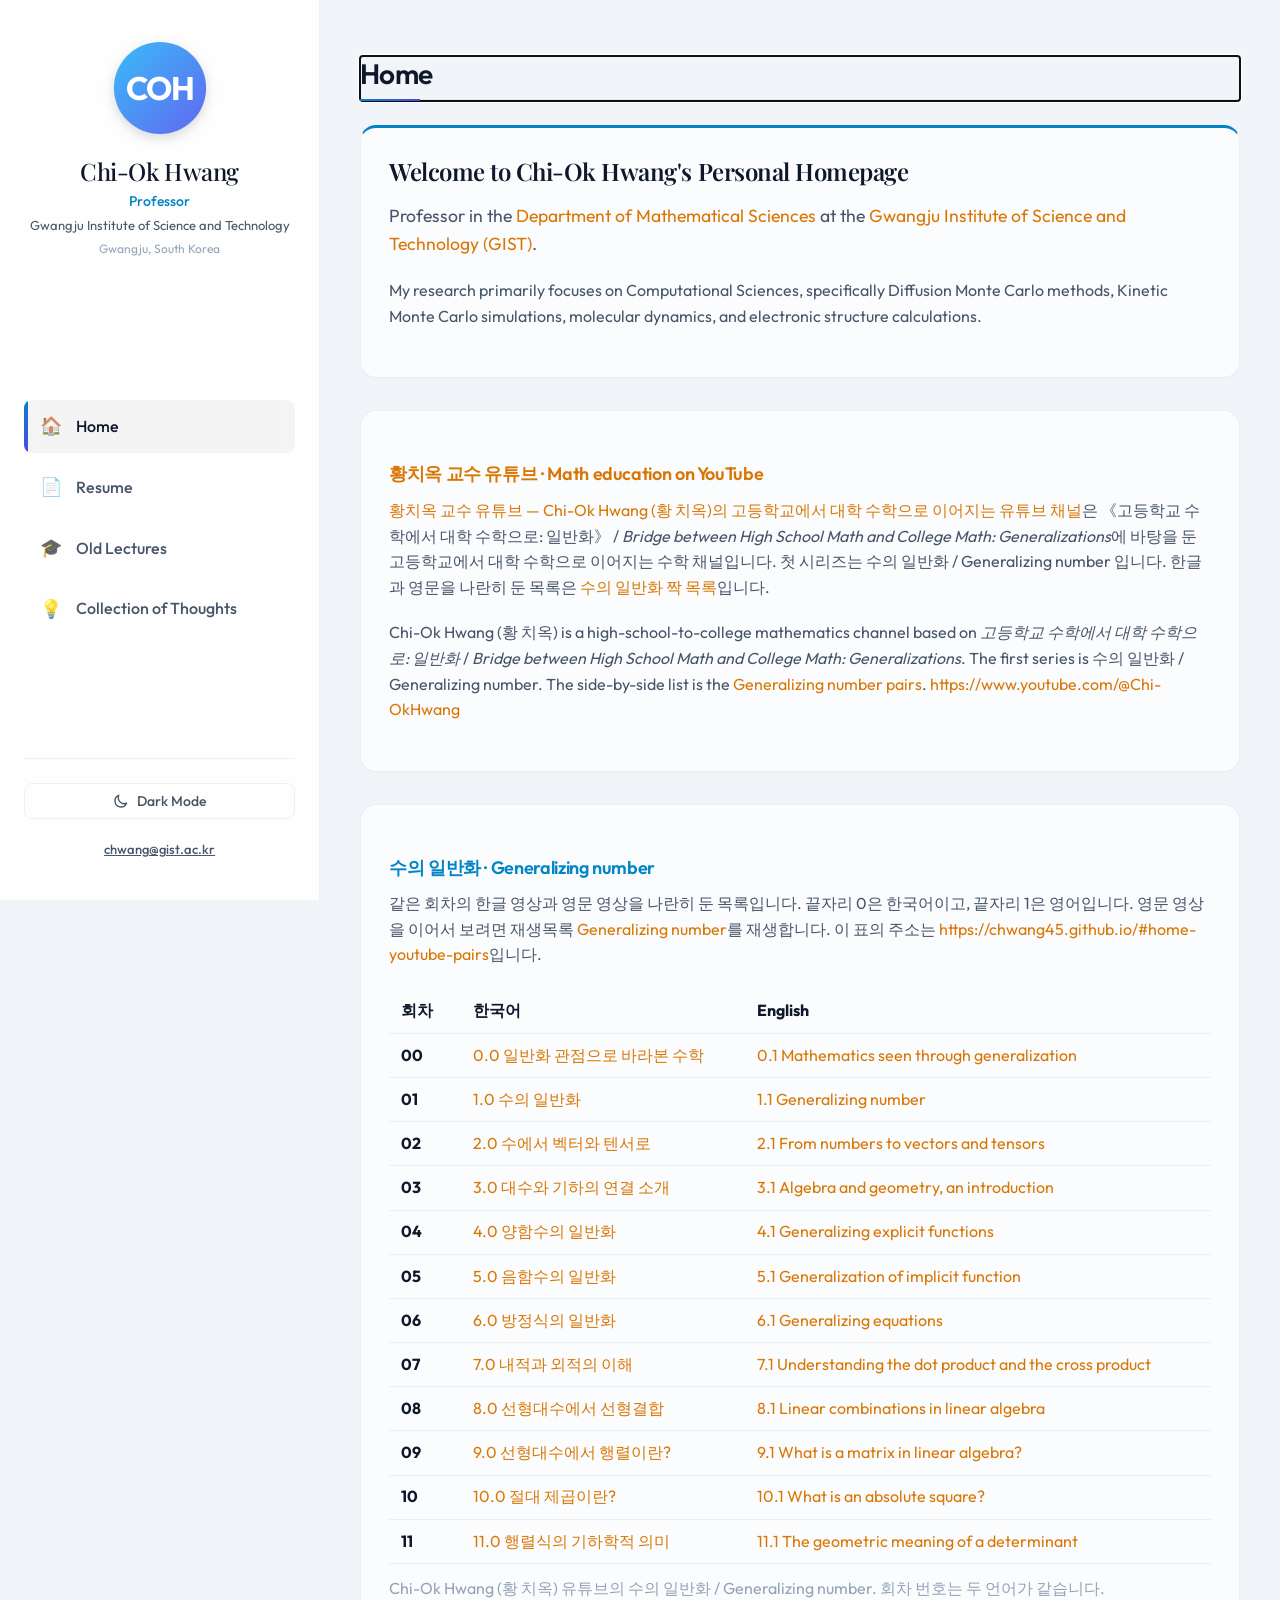
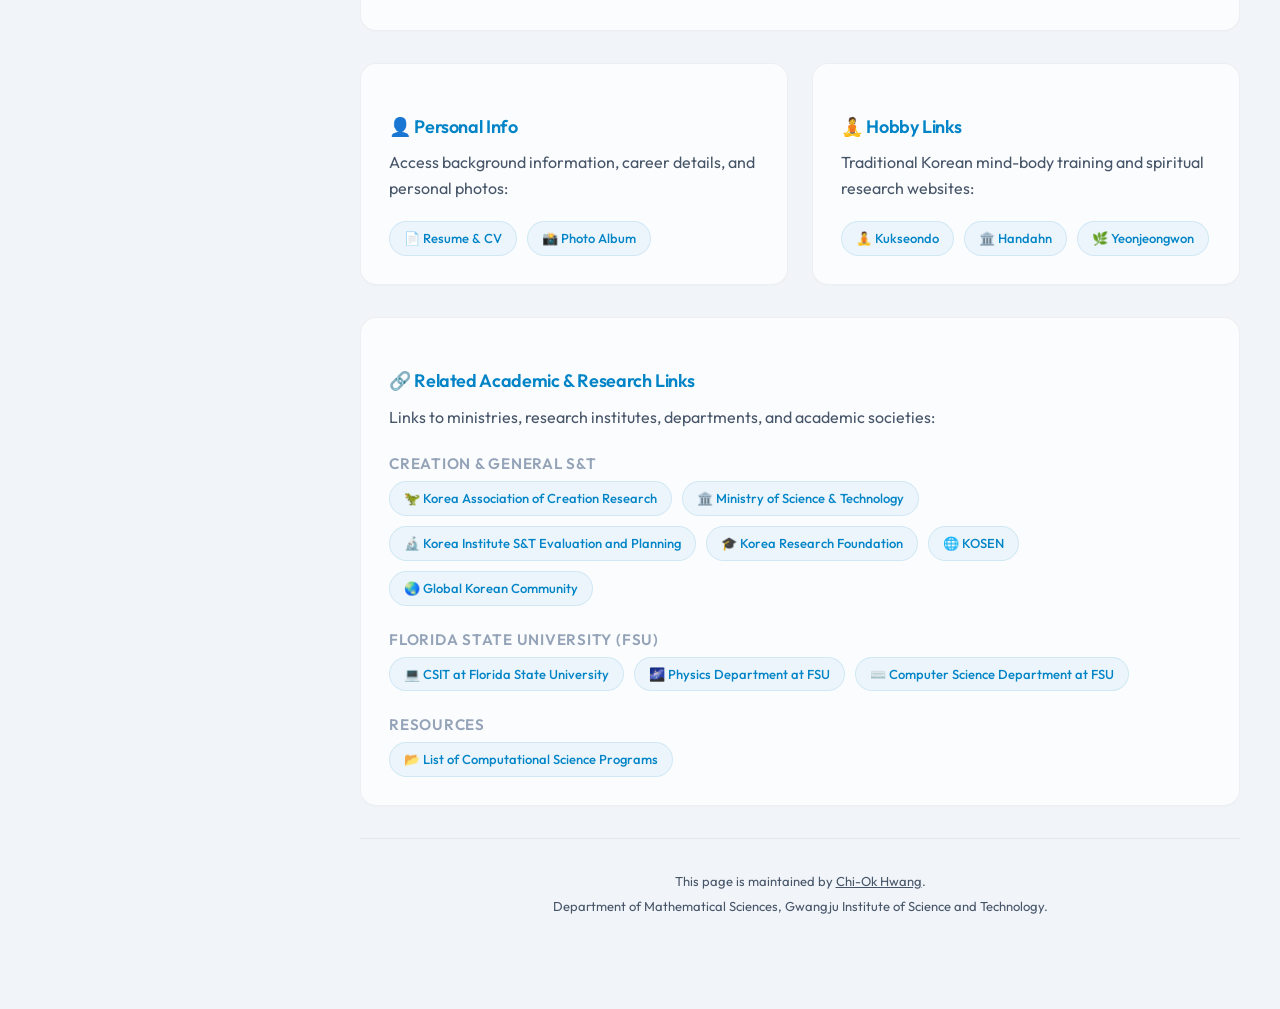
<file: index.html>
<!DOCTYPE html>
<html lang="en" data-theme="dark">
<head>
  <meta charset="UTF-8">
  <meta name="viewport" content="width=device-width, initial-scale=1.0, viewport-fit=cover">
  <meta name="google-site-verification" content="tLqnOIK8v00q4qCZDEhz3idfYxoMxD_qVz8z0_kmC9Q" />
  <meta name="description" content="황치옥 교수 유튜브와 개인 홈페이지. Chi-Ok Hwang, Professor, Department of Mathematical Sciences, GIST. YouTube: https://www.youtube.com/@Chi-OkHwang">
  <title>황치옥 교수 유튜브 | Chi-Ok Hwang's Home Page</title>
  <script type="application/ld+json">
  {
    "@context": "https://schema.org",
    "@type": "Person",
    "name": "황치옥",
    "alternateName": ["Chi-Ok Hwang", "황 치옥"],
    "url": "https://chwang45.github.io/",
    "jobTitle": "교수",
    "affiliation": {
      "@type": "CollegeOrUniversity",
      "name": "Gwangju Institute of Science and Technology",
      "department": "Department of Mathematical Sciences"
    },
    "sameAs": ["https://www.youtube.com/@Chi-OkHwang", "https://chwang45.github.io/"]
  }
  </script>
  <!-- Google Fonts for premium typography -->
  <link rel="preconnect" href="https://fonts.googleapis.com">
  <link rel="preconnect" href="https://fonts.gstatic.com" crossorigin>
  <link href="https://fonts.googleapis.com/css2?family=Outfit:wght@300;400;500;600;700&family=Playfair+Display:ital,wght@0,500;0,600;1,500&display=swap" rel="stylesheet">
  <link rel="stylesheet" href="style.css">
</head>
<body>
  
  <!-- Skip Link for Keyboard Accessibility -->
  <a href="#main-content" class="skip-link">Skip to main content</a>

  <!-- Mobile Top Header Bar -->
  <header class="mobile-header">
    <button class="hamburger-btn" aria-label="Toggle Navigation Menu" aria-expanded="false" aria-controls="sidebar">
      <span class="hamburger-bar"></span>
      <span class="hamburger-bar"></span>
      <span class="hamburger-bar"></span>
    </button>
    <div class="mobile-title">Chi-Ok Hwang</div>
    <button class="theme-toggle-btn-mobile" aria-label="Toggle Color Theme">
      <svg class="sun-icon" fill="none" viewBox="0 0 24 24" stroke="currentColor"><path stroke-linecap="round" stroke-linejoin="round" stroke-width="2" d="M12 3v1m0 16v1m9-9h-1M4 12H3m15.364-6.364l-.707.707M6.343 17.657l-.707.707m0-12.728l.707.707m12.728 12.728l.707-.707M12 8a4 4 0 100 8 4 4 0 000-8z"/></svg>
      <svg class="moon-icon" fill="none" viewBox="0 0 24 24" stroke="currentColor"><path stroke-linecap="round" stroke-linejoin="round" stroke-width="2" d="M20.354 15.354A9 9 0 018.646 3.646 9.003 9.003 0 0012 21a9.003 9.003 0 008.354-5.646z"/></svg>
    </button>
  </header>

  <!-- Navigation Sidebar (Collapsible Drawer on Mobile) -->
  <aside id="sidebar" class="sidebar" aria-label="Main Navigation">
    <div class="sidebar-scroll">
      <!-- Profile Information -->
      <div class="profile-card">
        <div class="profile-avatar">
          <svg viewBox="0 0 100 100" class="avatar-svg" aria-hidden="true">
            <defs>
              <linearGradient id="avatar-grad" x1="0%" y1="0%" x2="100%" y2="100%">
                <stop offset="0%" stop-color="#38bdf8" />
                <stop offset="100%" stop-color="#6366f1" />
              </linearGradient>
            </defs>
            <circle cx="50" cy="50" r="48" fill="url(#avatar-grad)" />
            <text x="50%" y="54%" text-anchor="middle" dominant-baseline="middle" fill="#ffffff" font-size="34" font-family="Outfit, sans-serif" font-weight="700" letter-spacing="-1">COH</text>
          </svg>
        </div>
        <h1 class="profile-name">Chi-Ok Hwang</h1>
        <p class="profile-title">Professor</p>
        <p class="profile-institution">Gwangju Institute of Science and Technology</p>
        <p class="profile-location">Gwangju, South Korea</p>
      </div>

      <!-- Navigation Links -->
      <nav class="nav-menu">
        <a href="#home" class="nav-link active" data-target="home">
          <span class="nav-icon">🏠</span>
          <span class="nav-text">Home</span>
        </a>
        <a href="#resume" class="nav-link" data-target="resume">
          <span class="nav-icon">📄</span>
          <span class="nav-text">Resume</span>
        </a>
        <a href="#lectures" class="nav-link" data-target="lectures">
          <span class="nav-icon">🎓</span>
          <span class="nav-text">Old Lectures</span>
        </a>
        <a href="#thoughts" class="nav-link" data-target="thoughts">
          <span class="nav-icon">💡</span>
          <span class="nav-text">Collection of Thoughts</span>
        </a>
      </nav>

      <!-- Theme Toggle & Contact in Sidebar Footer -->
      <div class="sidebar-footer">
        <button class="theme-toggle-btn" aria-label="Toggle Color Theme">
          <span class="theme-btn-content dark-only">
            <svg class="theme-icon" fill="none" viewBox="0 0 24 24" stroke="currentColor"><path stroke-linecap="round" stroke-linejoin="round" stroke-width="2" d="M12 3v1m0 16v1m9-9h-1M4 12H3m15.364-6.364l-.707.707M6.343 17.657l-.707.707m0-12.728l.707.707m12.728 12.728l.707-.707M12 8a4 4 0 100 8 4 4 0 000-8z"/></svg>
            Light Mode
          </span>
          <span class="theme-btn-content light-only">
            <svg class="theme-icon" fill="none" viewBox="0 0 24 24" stroke="currentColor"><path stroke-linecap="round" stroke-linejoin="round" stroke-width="2" d="M20.354 15.354A9 9 0 018.646 3.646 9.003 9.003 0 0012 21a9.003 9.003 0 008.354-5.646z"/></svg>
            Dark Mode
          </span>
        </button>
        <div class="contact-quick">
          <a href="mailto:chwang@gist.ac.kr" class="contact-email">chwang@gist.ac.kr</a>
        </div>
      </div>
    </div>
  </aside>

  <!-- Sidebar Overlay for Mobile Nav -->
  <div class="sidebar-overlay" aria-hidden="true"></div>

  <!-- Main Content Container -->
  <main id="main-content" class="main-content">
    
    <!-- Fallback navigation for users with Javascript disabled -->
    <noscript>
      <div class="noscript-warning">
        <p><strong>Note:</strong> Some interactive features like search filtering require JavaScript. You can browse the entire homepage directly below.</p>
      </div>
    </noscript>

    <!-- SECTION: HOME -->
    <section id="home" class="content-section active" aria-labelledby="sec-home-title">
      <h2 id="sec-home-title" class="sr-only">Home</h2>
      <div class="section-content">
        <!-- Hero Introduction -->
        <div class="card" style="margin-bottom: 2rem; border-top: 3px solid var(--accent-primary);">
          <h3 style="font-size: 1.5rem; font-family: var(--font-serif); margin-top: 0; color: var(--text-primary);">Welcome to Chi-Ok Hwang's Personal Homepage</h3>
          <p style="font-size: 1.1rem; line-height: 1.6; margin-top: 1rem;">
            Professor in the <a href="http://college.gist.ac.kr/" target="_blank" rel="noopener noreferrer">Department of Mathematical Sciences</a> at the <a href="https://www.gist.ac.kr" target="_blank" rel="noopener noreferrer">Gwangju Institute of Science and Technology (GIST)</a>.
          </p>
          <p>
            My research primarily focuses on Computational Sciences, specifically Diffusion Monte Carlo methods, Kinetic Monte Carlo simulations, molecular dynamics, and electronic structure calculations.
          </p>
        </div>

        <div class="card" style="margin-bottom: 2rem;">
          <h3 class="card-title"><a href="https://www.youtube.com/@Chi-OkHwang" target="_blank" rel="noopener noreferrer">황치옥 교수 유튜브 · Math education on YouTube</a></h3>
          <p>
            <a href="https://www.youtube.com/@Chi-OkHwang">황치옥 교수 유튜브 — Chi-Ok Hwang (황 치옥)의 고등학교에서 대학 수학으로 이어지는 유튜브 채널</a>은
            《고등학교 수학에서 대학 수학으로: 일반화》 / <cite>Bridge between High School Math and College Math: Generalizations</cite>에 바탕을 둔 고등학교에서 대학 수학으로 이어지는 수학 채널입니다.
            첫 시리즈는 수의 일반화 / Generalizing number 입니다.
            한글과 영문을 나란히 둔 목록은 <a href="#home-youtube-pairs">수의 일반화 짝 목록</a>입니다.
          </p>
          <p>
            Chi-Ok Hwang (황 치옥) is a high-school-to-college mathematics channel based on
            <cite>고등학교 수학에서 대학 수학으로: 일반화</cite> /
            <cite>Bridge between High School Math and College Math: Generalizations</cite>.
            The first series is 수의 일반화 / Generalizing number.
            The side-by-side list is the <a href="#home-youtube-pairs">Generalizing number pairs</a>.
            <a href="https://www.youtube.com/@Chi-OkHwang">https://www.youtube.com/@Chi-OkHwang</a>
          </p>
        </div>

        <div class="card" id="home-youtube-pairs" style="margin-bottom: 2rem;">
          <h3 class="card-title">수의 일반화 · Generalizing number</h3>
          <p>
            같은 회차의 한글 영상과 영문 영상을 나란히 둔 목록입니다.
            끝자리 0은 한국어이고, 끝자리 1은 영어입니다.
            영문 영상을 이어서 보려면 재생목록
            <a href="https://www.youtube.com/playlist?list=PLJUxmALApDwQ" target="_blank" rel="noopener noreferrer">Generalizing number</a>를 재생합니다.
            이 표의 주소는
            <a href="https://chwang45.github.io/#home-youtube-pairs">https://chwang45.github.io/#home-youtube-pairs</a>입니다.
          </p>
          <div style="overflow-x: auto;">
            <table style="width: 100%; border-collapse: collapse; min-width: 40rem;">
              <caption style="caption-side: bottom; text-align: left; padding-top: 0.75rem; color: var(--text-muted);">
                Chi-Ok Hwang (황 치옥) 유튜브의 수의 일반화 / Generalizing number. 회차 번호는 두 언어가 같습니다.
              </caption>
              <thead>
                <tr>
                  <th scope="col" style="text-align: left; padding: 0.6rem 0.75rem; border-bottom: 1px solid var(--border-color); width: 4.5rem;">회차</th>
                  <th scope="col" style="text-align: left; padding: 0.6rem 0.75rem; border-bottom: 1px solid var(--border-color);">한국어</th>
                  <th scope="col" style="text-align: left; padding: 0.6rem 0.75rem; border-bottom: 1px solid var(--border-color);">English</th>
                </tr>
              </thead>
              <tbody>
                <tr>
                  <th scope="row" style="text-align: left; padding: 0.55rem 0.75rem; border-bottom: 1px solid var(--border-color);">00</th>
                  <td style="padding: 0.55rem 0.75rem; border-bottom: 1px solid var(--border-color);"><a href="https://www.youtube.com/watch?v=Qkdyaxmi9X8" target="_blank" rel="noopener noreferrer">0.0 일반화 관점으로 바라본 수학</a></td>
                  <td style="padding: 0.55rem 0.75rem; border-bottom: 1px solid var(--border-color);"><a href="https://www.youtube.com/watch?v=kQdoRpZCWxk" target="_blank" rel="noopener noreferrer">0.1 Mathematics seen through generalization</a></td>
                </tr>
                <tr>
                  <th scope="row" style="text-align: left; padding: 0.55rem 0.75rem; border-bottom: 1px solid var(--border-color);">01</th>
                  <td style="padding: 0.55rem 0.75rem; border-bottom: 1px solid var(--border-color);"><a href="https://www.youtube.com/watch?v=5zsF62vrXf0" target="_blank" rel="noopener noreferrer">1.0 수의 일반화</a></td>
                  <td style="padding: 0.55rem 0.75rem; border-bottom: 1px solid var(--border-color);"><a href="https://www.youtube.com/watch?v=nxRdacsiV-E" target="_blank" rel="noopener noreferrer">1.1 Generalizing number</a></td>
                </tr>
                <tr>
                  <th scope="row" style="text-align: left; padding: 0.55rem 0.75rem; border-bottom: 1px solid var(--border-color);">02</th>
                  <td style="padding: 0.55rem 0.75rem; border-bottom: 1px solid var(--border-color);"><a href="https://www.youtube.com/watch?v=qNlrIeNURsg" target="_blank" rel="noopener noreferrer">2.0 수에서 벡터와 텐서로</a></td>
                  <td style="padding: 0.55rem 0.75rem; border-bottom: 1px solid var(--border-color);"><a href="https://www.youtube.com/watch?v=fQ34xRdArkQ" target="_blank" rel="noopener noreferrer">2.1 From numbers to vectors and tensors</a></td>
                </tr>
                <tr>
                  <th scope="row" style="text-align: left; padding: 0.55rem 0.75rem; border-bottom: 1px solid var(--border-color);">03</th>
                  <td style="padding: 0.55rem 0.75rem; border-bottom: 1px solid var(--border-color);"><a href="https://www.youtube.com/watch?v=Ghke5QOW6lE" target="_blank" rel="noopener noreferrer">3.0 대수와 기하의 연결 소개</a></td>
                  <td style="padding: 0.55rem 0.75rem; border-bottom: 1px solid var(--border-color);"><a href="https://www.youtube.com/watch?v=TD4zzyeicMI" target="_blank" rel="noopener noreferrer">3.1 Algebra and geometry, an introduction</a></td>
                </tr>
                <tr>
                  <th scope="row" style="text-align: left; padding: 0.55rem 0.75rem; border-bottom: 1px solid var(--border-color);">04</th>
                  <td style="padding: 0.55rem 0.75rem; border-bottom: 1px solid var(--border-color);"><a href="https://www.youtube.com/watch?v=lDWBxatK7FY" target="_blank" rel="noopener noreferrer">4.0 양함수의 일반화</a></td>
                  <td style="padding: 0.55rem 0.75rem; border-bottom: 1px solid var(--border-color);"><a href="https://www.youtube.com/watch?v=PH1-QU7mVZQ" target="_blank" rel="noopener noreferrer">4.1 Generalizing explicit functions</a></td>
                </tr>
                <tr>
                  <th scope="row" style="text-align: left; padding: 0.55rem 0.75rem; border-bottom: 1px solid var(--border-color);">05</th>
                  <td style="padding: 0.55rem 0.75rem; border-bottom: 1px solid var(--border-color);"><a href="https://www.youtube.com/watch?v=Dn7jFih5B8c" target="_blank" rel="noopener noreferrer">5.0 음함수의 일반화</a></td>
                  <td style="padding: 0.55rem 0.75rem; border-bottom: 1px solid var(--border-color);"><a href="https://www.youtube.com/watch?v=sViGkVzKFEU" target="_blank" rel="noopener noreferrer">5.1 Generalization of implicit function</a></td>
                </tr>
                <tr>
                  <th scope="row" style="text-align: left; padding: 0.55rem 0.75rem; border-bottom: 1px solid var(--border-color);">06</th>
                  <td style="padding: 0.55rem 0.75rem; border-bottom: 1px solid var(--border-color);"><a href="https://www.youtube.com/watch?v=mP_MGcHC_s4" target="_blank" rel="noopener noreferrer">6.0 방정식의 일반화</a></td>
                  <td style="padding: 0.55rem 0.75rem; border-bottom: 1px solid var(--border-color);"><a href="https://www.youtube.com/watch?v=YT06uR5AJ8s" target="_blank" rel="noopener noreferrer">6.1 Generalizing equations</a></td>
                </tr>
                <tr>
                  <th scope="row" style="text-align: left; padding: 0.55rem 0.75rem; border-bottom: 1px solid var(--border-color);">07</th>
                  <td style="padding: 0.55rem 0.75rem; border-bottom: 1px solid var(--border-color);"><a href="https://www.youtube.com/watch?v=tHFEQqMQ2BY" target="_blank" rel="noopener noreferrer">7.0 내적과 외적의 이해</a></td>
                  <td style="padding: 0.55rem 0.75rem; border-bottom: 1px solid var(--border-color);"><a href="https://www.youtube.com/watch?v=q1qQCuauO6Y" target="_blank" rel="noopener noreferrer">7.1 Understanding the dot product and the cross product</a></td>
                </tr>
                <tr>
                  <th scope="row" style="text-align: left; padding: 0.55rem 0.75rem; border-bottom: 1px solid var(--border-color);">08</th>
                  <td style="padding: 0.55rem 0.75rem; border-bottom: 1px solid var(--border-color);"><a href="https://www.youtube.com/watch?v=P0yc82E_68k" target="_blank" rel="noopener noreferrer">8.0 선형대수에서 선형결합</a></td>
                  <td style="padding: 0.55rem 0.75rem; border-bottom: 1px solid var(--border-color);"><a href="https://www.youtube.com/watch?v=t_3fcAfvTkE" target="_blank" rel="noopener noreferrer">8.1 Linear combinations in linear algebra</a></td>
                </tr>
                <tr>
                  <th scope="row" style="text-align: left; padding: 0.55rem 0.75rem; border-bottom: 1px solid var(--border-color);">09</th>
                  <td style="padding: 0.55rem 0.75rem; border-bottom: 1px solid var(--border-color);"><a href="https://www.youtube.com/watch?v=pFwQZPesBNc" target="_blank" rel="noopener noreferrer">9.0 선형대수에서 행렬이란?</a></td>
                  <td style="padding: 0.55rem 0.75rem; border-bottom: 1px solid var(--border-color);"><a href="https://www.youtube.com/watch?v=kdSCI9MSj5s" target="_blank" rel="noopener noreferrer">9.1 What is a matrix in linear algebra?</a></td>
                </tr>
                <tr>
                  <th scope="row" style="text-align: left; padding: 0.55rem 0.75rem; border-bottom: 1px solid var(--border-color);">10</th>
                  <td style="padding: 0.55rem 0.75rem; border-bottom: 1px solid var(--border-color);"><a href="https://www.youtube.com/watch?v=bkohCavgO-s" target="_blank" rel="noopener noreferrer">10.0 절대 제곱이란?</a></td>
                  <td style="padding: 0.55rem 0.75rem; border-bottom: 1px solid var(--border-color);"><a href="https://www.youtube.com/watch?v=xnSvQyhf1i8" target="_blank" rel="noopener noreferrer">10.1 What is an absolute square?</a></td>
                </tr>
                <tr>
                  <th scope="row" style="text-align: left; padding: 0.55rem 0.75rem; border-bottom: 1px solid var(--border-color);">11</th>
                  <td style="padding: 0.55rem 0.75rem; border-bottom: 1px solid var(--border-color);"><a href="https://www.youtube.com/watch?v=zN94BMdDR8k" target="_blank" rel="noopener noreferrer">11.0 행렬식의 기하학적 의미</a></td>
                  <td style="padding: 0.55rem 0.75rem; border-bottom: 1px solid var(--border-color);"><a href="https://www.youtube.com/watch?v=wYH4bCEvLL4" target="_blank" rel="noopener noreferrer">11.1 The geometric meaning of a determinant</a></td>
                </tr>
              </tbody>
            </table>
          </div>
        </div>

        <div class="card-grid-2">
          <!-- Personal Information Card -->
          <div class="card">
            <h3 class="card-title">👤 Personal Info</h3>
            <p>Access background information, career details, and personal photos:</p>
            <div class="badge-list" style="margin-top: 1rem;">
              <a href="#resume" class="badge">📄 Resume & CV</a>
              <a href="http://minihp.cyworld.nate.com/pims/main/pims_photo.asp?tid=28931232&urlstr=phot" target="_blank" rel="noopener noreferrer" class="badge">📸 Photo Album</a>
            </div>
          </div>

          <!-- Hobby Links Card -->
          <div class="card">
            <h3 class="card-title">🧘 Hobby Links</h3>
            <p>Traditional Korean mind-body training and spiritual research websites:</p>
            <div class="badge-list" style="margin-top: 1rem;">
              <a href="http://www.ksd21.com" target="_blank" rel="noopener noreferrer" class="badge">🧘 Kukseondo</a>
              <a href="http://www.handahn.co.kr" target="_blank" rel="noopener noreferrer" class="badge">🏛️ Handahn</a>
              <a href="http://www.dahn.org" target="_blank" rel="noopener noreferrer" class="badge">🌿 Yeonjeongwon</a>
            </div>
          </div>
        </div>

        <!-- Related Links Card -->
        <div class="card" style="margin-bottom: 2rem;">
          <h3 class="card-title">🔗 Related Academic & Research Links</h3>
          <p>Links to ministries, research institutes, departments, and academic societies:</p>
          
          <h4 style="margin: 1.5rem 0 0.5rem; font-size: 0.95rem; color: var(--text-muted); text-transform: uppercase; letter-spacing: 0.05em;">Creation & General S&T</h4>
          <div class="badge-list" style="margin-bottom: 1.5rem;">
            <a href="http://www.kacr.or.kr" target="_blank" rel="noopener noreferrer" class="badge">🦖 Korea Association of Creation Research</a>
            <a href="http://www.most.go.kr/" target="_blank" rel="noopener noreferrer" class="badge">🏛️ Ministry of Science & Technology</a>
            <a href="http://www.kistep.re.kr/" target="_blank" rel="noopener noreferrer" class="badge">🔬 Korea Institute S&T Evaluation and Planning</a>
            <a href="http://www.krf.or.kr/" target="_blank" rel="noopener noreferrer" class="badge">🎓 Korea Research Foundation</a>
            <a href="http://www.kosen21.org/" target="_blank" rel="noopener noreferrer" class="badge">🌐 KOSEN</a>
            <a href="http://www.hanminjok.net" target="_blank" rel="noopener noreferrer" class="badge">🌏 Global Korean Community</a>
          </div>

          <h4 style="margin: 1rem 0 0.5rem; font-size: 0.95rem; color: var(--text-muted); text-transform: uppercase; letter-spacing: 0.05em;">Florida State University (FSU)</h4>
          <div class="badge-list" style="margin-bottom: 1.5rem;">
            <a href="http://www.csit.fsu.edu/" target="_blank" rel="noopener noreferrer" class="badge">💻 CSIT at Florida State University</a>
            <a href="http://www.physics.fsu.edu/" target="_blank" rel="noopener noreferrer" class="badge">🌌 Physics Department at FSU</a>
            <a href="http://www.cs.fsu.edu/" target="_blank" rel="noopener noreferrer" class="badge">⌨️ Computer Science Department at FSU</a>
          </div>

          <h4 style="margin: 1rem 0 0.5rem; font-size: 0.95rem; color: var(--text-muted); text-transform: uppercase; letter-spacing: 0.05em;">Resources</h4>
          <div class="badge-list">
            <a href="Comp_programs.html" class="badge">📂 List of Computational Science Programs</a>
          </div>
        </div>

        <!-- Maintenance Footer -->
        <footer style="margin-top: auto; padding: 2rem 0 1rem; border-top: 1px solid var(--border-color); font-size: 0.8125rem; color: var(--text-muted); text-align: center;">
          <p style="margin-bottom: 0.25rem;">
            This page is maintained by <a href="mailto:chwang@gist.ac.kr" style="color: var(--text-secondary); text-decoration: underline;">Chi-Ok Hwang</a>.
          </p>
          <p>
            Department of Mathematical Sciences, Gwangju Institute of Science and Technology.
          </p>
        </footer>
      </div>
    </section>

    <!-- SECTION: RESUME -->
    <section id="resume" class="content-section" aria-labelledby="sec-resume-title">
      <h2 id="sec-resume-title" class="sr-only">Resume</h2>
      <div class="section-content">
        
        <!-- Main Section Title Card -->
        <div class="card" style="margin-bottom: 2rem; border-top: 3px solid var(--accent-primary);">
          <h1 style="font-size: 2rem; font-family: var(--font-serif); margin: 0; color: var(--text-primary);">Curriculum Vitae</h1>
          <p style="margin-top: 0.5rem; font-style: italic;">Professor Chi-Ok Hwang — Academic and Research Profile</p>
          
          <!-- Quick Scroll Navigation -->
          <div class="badge-list" style="margin-top: 1rem;">
            <a href="#resume-education" class="badge">🎓 Education</a>
            <a href="#resume-employment" class="badge">💼 Employment</a>
            <a href="#resume-research" class="badge">🔬 Research Areas</a>
            <a href="#resume-publications" class="badge">📚 Publications</a>
            <a href="#resume-presentations" class="badge">🗣️ Presentations</a>
            <a href="#resume-honors" class="badge">🏆 Awards & Info</a>
          </div>
        </div>

        <!-- Timelines (Education & Employment) -->
        <div class="card-grid-2">
          <!-- Education Timeline Card -->
          <div class="card" id="resume-education">
            <h3 class="card-title">🎓 Education</h3>
            <div class="timeline">
              <div class="timeline-item">
                <div class="timeline-dot"></div>
                <div class="timeline-date">1996 – 1999</div>
                <div class="timeline-title">Ph.D. in Scientific Computing</div>
                <div class="timeline-subtitle"><a href="http://www.usm.edu/" target="_blank" rel="noopener noreferrer">University of Southern Mississippi</a></div>
                <p style="font-size: 0.8125rem; line-height: 1.4; margin-bottom: 0;">
                  Directed by <a href="http://www.cs.fsu.edu/~mascagni" target="_blank" rel="noopener noreferrer">Prof. Michael Mascagni</a>.<br>
                  Dissertation: <a href="Papers/dissertation.ps"><em>"A New Fluid Permeability Estimation in Periodic Grain Consolidation Models and Nonoverlapping and Overlapping Mono-Sized Sphere Models of Porous Media"</em></a>
                </p>
              </div>
              <div class="timeline-item">
                <div class="timeline-dot"></div>
                <div class="timeline-date">1994 – 1996</div>
                <div class="timeline-title">M.S. in Physics</div>
                <div class="timeline-subtitle"><a href="http://www.usm.edu/" target="_blank" rel="noopener noreferrer">University of Southern Mississippi</a></div>
                <p style="font-size: 0.8125rem; line-height: 1.4; margin-bottom: 0;">Computational Science emphasis.</p>
              </div>
              <div class="timeline-item">
                <div class="timeline-dot"></div>
                <div class="timeline-date">1989 – 1991</div>
                <div class="timeline-title">M.S. in Astronomy</div>
                <div class="timeline-subtitle"><a href="https://www.snu.ac.kr/" target="_blank" rel="noopener noreferrer">Seoul National University</a></div>
                <p style="font-size: 0.8125rem; line-height: 1.4; margin-bottom: 0;">
                  Cosmology focus.<br>
                  Thesis: <em>"Primordial Black Holes in the Very Early Universe"</em>
                </p>
              </div>
              <div class="timeline-item">
                <div class="timeline-dot"></div>
                <div class="timeline-date">1984 – 1988</div>
                <div class="timeline-title">B.S. in Astronomy</div>
                <div class="timeline-subtitle"><a href="https://www.snu.ac.kr/" target="_blank" rel="noopener noreferrer">Seoul National University</a></div>
                <p style="font-size: 0.8125rem; line-height: 1.4; margin-bottom: 0;">
                  Thesis: <em>"Galaxy Formation"</em>
                </p>
              </div>
              <div class="timeline-item">
                <div class="timeline-dot"></div>
                <div class="timeline-date">1981 – 1983</div>
                <div class="timeline-title">Suncheon High School (순천고등학교)</div>
                <div class="timeline-subtitle">33rd Graduating Class</div>
                <p style="font-size: 0.8125rem; line-height: 1.4; margin-bottom: 0; color: var(--text-muted);">
                  High School Diploma (33회)
                </p>
              </div>
              <div class="timeline-item">
                <div class="timeline-dot"></div>
                <div class="timeline-date">1978 – 1980</div>
                <div class="timeline-title">Gwangyang Okryong Middle School (광양옥룡중학교)</div>
                <div class="timeline-subtitle">7th Graduating Class</div>
                <p style="font-size: 0.8125rem; line-height: 1.4; margin-bottom: 0; color: var(--text-muted);">
                  Located in Okryong-myeon, Gwangyang-si (광양시 옥룡면 소재, 7회, 현재 폐교)
                </p>
              </div>
              <div class="timeline-item">
                <div class="timeline-dot"></div>
                <div class="timeline-date">1972 – 1977</div>
                <div class="timeline-title">Okryong Elementary School (옥룡국민학교)</div>
                <div class="timeline-subtitle">52nd Graduating Class (Currently 옥룡초등학교)</div>
                <p style="font-size: 0.8125rem; line-height: 1.4; margin-bottom: 0; color: var(--text-muted);">
                  Located in Okryong-myeon, Gwangyang-si (광양시 옥룡면 소재, 52회)
                </p>
              </div>
            </div>
          </div>

          <!-- Employment Timeline Card -->
          <div class="card" id="resume-employment">
            <h3 class="card-title">💼 Employment</h3>
            <div class="timeline">
              <div class="timeline-item">
                <div class="timeline-dot"></div>
                <div class="timeline-date">2017 – Present</div>
                <div class="timeline-title">Professor</div>
                <div class="timeline-subtitle">Gwangju Institute of Science and Technology (GIST)</div>
                <p style="font-size: 0.8125rem; margin-bottom: 0;">Research on Diffusion Monte Carlo methods, etc.</p>
              </div>
              <div class="timeline-item">
                <div class="timeline-dot"></div>
                <div class="timeline-date">2010 – 2017</div>
                <div class="timeline-title">Associate Professor</div>
                <div class="timeline-subtitle">Gwangju Institute of Science and Technology (GIST)</div>
                <p style="font-size: 0.8125rem; margin-bottom: 0;">Research on Diffusion Monte Carlo methods, etc.</p>
              </div>
              <div class="timeline-item">
                <div class="timeline-dot"></div>
                <div class="timeline-date">2006 – 2010</div>
                <div class="timeline-title">Senior Researcher</div>
                <div class="timeline-subtitle"><a href="https://www.nims.re.kr/" target="_blank" rel="noopener noreferrer">National Institute for Mathematical Sciences (NIMS)</a></div>
                <p style="font-size: 0.8125rem; margin-bottom: 0;">Daejeon, Korea. Research on Diffusion Monte Carlo.</p>
              </div>
              <div class="timeline-item">
                <div class="timeline-dot"></div>
                <div class="timeline-date">2005 – 2006</div>
                <div class="timeline-title">Research Professor</div>
                <div class="timeline-subtitle">Computer Aided Molecular Design Research Center, Soongsil University</div>
                <p style="font-size: 0.8125rem; margin-bottom: 0;">Research on Ising Antiferromagnetic Models.</p>
              </div>
              <div class="timeline-item">
                <div class="timeline-dot"></div>
                <div class="timeline-date">2003 – 2005</div>
                <div class="timeline-title">Visiting Professor</div>
                <div class="timeline-subtitle">Computational Electronics Center, Inha University</div>
                <p style="font-size: 0.8125rem; margin-bottom: 0;">KMC for dopant diffusion in Si, molecular dynamics for ion implantation, SIESTA/VASP calculations.</p>
              </div>
              <div class="timeline-item">
                <div class="timeline-dot"></div>
                <div class="timeline-date">2002 – 2003</div>
                <div class="timeline-title">Research Professor</div>
                <div class="timeline-subtitle">Innovative Technology Center for Radiation Safety, Hanyang University</div>
                <p style="font-size: 0.8125rem; margin-bottom: 0;">Research on Monte Carlo methods for Nuclear Engineering.</p>
              </div>
              <div class="timeline-item">
                <div class="timeline-dot"></div>
                <div class="timeline-date">1999 – 2002</div>
                <div class="timeline-title">PostDoctoral Research Associate</div>
                <div class="timeline-subtitle">Florida State University</div>
                <p style="font-size: 0.8125rem; margin-bottom: 0;">Research on SPRNG (Parallel Random Number Generators).</p>
              </div>
              <div class="timeline-item">
                <div class="timeline-dot"></div>
                <div class="timeline-date">1998 – 1999</div>
                <div class="timeline-title">Research Assistant</div>
                <div class="timeline-subtitle">University of Southern Mississippi</div>
                <p style="font-size: 0.8125rem; margin-bottom: 0;">Research on First Passage Algorithms.</p>
              </div>
              <div class="timeline-item">
                <div class="timeline-dot"></div>
                <div class="timeline-date">1995 – 1997</div>
                <div class="timeline-title">Teaching Assistant</div>
                <div class="timeline-subtitle">University of Southern Mississippi</div>
                <p style="font-size: 0.8125rem; margin-bottom: 0;">Instructed Astronomy and Physics Labs.</p>
              </div>
              <div class="timeline-item">
                <div class="timeline-dot"></div>
                <div class="timeline-date">1992 – 1994</div>
                <div class="timeline-title">Instructor</div>
                <div class="timeline-subtitle">Private Educational Institute</div>
                <p style="font-size: 0.8125rem; margin-bottom: 0;">Taught high school students.</p>
              </div>
              <div class="timeline-item">
                <div class="timeline-dot"></div>
                <div class="timeline-date">1990 – 1992</div>
                <div class="timeline-title">Teaching Assistant</div>
                <div class="timeline-subtitle">Seoul National University</div>
                <p style="font-size: 0.8125rem; margin-bottom: 0;">Helped Astronomy professors.</p>
              </div>
            </div>
          </div>
        </div>

        <!-- Research Areas & Memberships -->
        <div class="card-grid-2">
          <!-- Research Areas -->
          <div class="card" id="resume-research">
            <h3 class="card-title">🔬 Research Areas</h3>
            <div class="badge-list" style="margin-top: 1rem;">
              <span class="badge">Ab-initio electronic structure calculations (SIESTA, VASP)</span>
              <span class="badge">Molecular dynamics for ion implantation</span>
              <span class="badge">Kinetic (Lattice) Monte Carlo for dopant diffusion</span>
              <span class="badge">Hybrid Monte Carlo for particle transport (Nuclear Eng)</span>
              <span class="badge">Green's Function Last-Passage Algorithms</span>
              <span class="badge">Green's Function First-Passage Algorithms</span>
              <span class="badge">Monte Carlo Simulations</span>
              <span class="badge">SPRNG (Scalable Parallel Random Number Generators)</span>
              <span class="badge">Parallel computing using MPI</span>
              <span class="badge">Numerical solutions of Differential Equations</span>
            </div>
          </div>

          <!-- Professional Memberships -->
          <div class="card" id="resume-honors">
            <h3 class="card-title">🌐 Memberships & Awards</h3>
            <h4 style="font-size: 0.95rem; margin-top: 0.5rem; color: var(--text-primary);">Professional Memberships:</h4>
            <ul style="margin-left: 1.25rem; margin-bottom: 1rem;">
              <li>Korean Mathematical Society (KMS)</li>
              <li>Korean Society for Industrial and Applied Mathematics (KSIAM)</li>
              <li>Korean Physical Society (KPS)</li>
            </ul>
            <h4 style="font-size: 0.95rem; color: var(--text-primary);">Awards & Honors:</h4>
            <ul style="margin-left: 1.25rem; margin-bottom: 0;">
              <li><strong>2004 – 2005:</strong> KOSEN Expert</li>
              <li><strong>1999:</strong> Elected to Sigma Pi Sigma (National Physics Honor Society, USM Chapter)</li>
              <li><strong>1995 – 1997:</strong> Rotary Foundation Multi-Year Ambassadorial Scholarship ($10,000/year)</li>
            </ul>
          </div>
        </div>

        <!-- Publications & Presentations (Filterable Section) -->
        <div class="card" id="resume-publications" style="margin-bottom: 2rem;">
          <h2 style="font-size: 1.5rem; margin-bottom: 1rem;">Publications & Presentations</h2>
          <p style="margin-bottom: 1.5rem;">Use the options below to instantly search and filter publications, conference papers, and presentations by keyword, year, or document type.</p>
          
          <!-- SEARCH AND FILTER CONTROLS -->
          <div class="search-container">
            <div class="search-input-wrapper">
              <svg class="search-icon" fill="none" viewBox="0 0 24 24" stroke="currentColor"><path stroke-linecap="round" stroke-linejoin="round" stroke-width="2" d="M21 21l-6-6m2-5a7 7 0 11-14 0 7 7 0 0114 0z"/></svg>
              <input type="text" id="resume-search" class="search-input" placeholder="Search by title, venue, authors..." aria-label="Search Publications">
            </div>
            
            <select id="resume-filter-type" class="filter-select" aria-label="Filter by Type">
              <option value="all">All Types</option>
              <option value="journal">International Journals</option>
              <option value="national-journal">National Journals</option>
              <option value="book">Books & Chapters</option>
              <option value="talk">Presentations & Talks</option>
              <option value="preprint">Preprints</option>
              <option value="etc">Other Registry & Misc</option>
            </select>

            <select id="resume-filter-year" class="filter-select" aria-label="Filter by Year">
              <option value="all">All Years</option>
              <option value="2026">2026</option>
              <option value="2025">2025</option>
              <option value="2024">2024</option>
              <option value="2023">2023</option>
              <option value="2022">2022</option>
              <option value="2021">2021</option>
              <option value="2020">2020</option>
              <option value="2019">2019</option>
              <option value="2018">2018</option>
              <option value="2017">2017</option>
              <option value="2016">2016</option>
              <option value="2015">2015</option>
              <option value="2014">2014</option>
              <option value="2013">2013</option>
              <option value="2012">2012</option>
              <option value="2011">2011</option>
              <option value="2010">2010</option>
              <option value="2009">2009</option>
              <option value="2008">2008</option>
              <option value="2007">2007</option>
              <option value="2006">2006</option>
              <option value="2005">2005</option>
              <option value="2004">2004</option>
              <option value="2003">2003</option>
              <option value="2002">2002</option>
              <option value="2001">2001</option>
              <option value="2000">2000</option>
              <option value="1999">1999</option>
              <option value="1998">1998</option>
              <option value="1991">1991</option>
            </select>
          </div>

          <!-- Empty State Message -->
          <div id="filter-empty-state" class="empty-state" style="display: none;">
            <p style="font-size: 1.1rem; margin-bottom: 0.5rem; color: var(--text-primary);">No matching items found</p>
            <p style="font-size: 0.875rem; margin-bottom: 0;">Try adjusting your keyword search or changing the filters.</p>
          </div>

          <div id="publications-list-container">
            <!-- GROUP: INTERNATIONAL JOURNALS -->
            <div class="pub-group" data-group-type="journal">
              <h3 style="border-bottom: 1px solid var(--border-color); padding-bottom: 0.25rem; margin-bottom: 1rem; margin-top: 2rem;">International Journal Papers</h3>
              <ol class="filterable-list" style="display: flex; flex-direction: column; gap: 0.875rem;">
                <li data-year="2025" data-type="journal">
                  Muhammad Awais, Taeil Yoon, Chi-Ok Hwang and Byeongha Lee, <span class="pub-title">"DenSFA-PU: Learning to unwrap phase in severe noisy conditions"</span>, <em>Optics &amp; Laser Technology</em>, 187, 112757 (2025)
                </li>
                <li data-year="2024" data-type="journal">
                  Jaeho Kim and Chi-Ok Hwang, <span class="pub-title">"Electrical properties of the unit square plate"</span>, <em>Journal of Electrostatics</em>, 129, 103907 (2024)
                </li>
                <li data-year="2023" data-type="journal">
                  Youngjoo Chung, C.-O. Hwang and Hyun Seok Yang, <a href="Papers/JSTAT_CHwang2007.pdf">"Algebraic properties of Riemannian manifolds"</a>, <em>General Relativity and Gravitation</em>, 55, 92 (2023)
                </li>
                <li data-year="2023" data-type="journal">
                  Jinseong Son, Dongheyon Shin and C.-O. Hwang, <a href="Papers/JSTAT_CHwang2007.pdf">"Walk-on-Hemispheres first-passage algorithm"</a>, <em>Scientific Reports</em>, 13, 1143 (2023)
                </li>
                <li data-year="2023" data-type="journal">
                  H. Jang, U. Yu and C.-O. Hwang, <a href="Papers/JSTAT_CHwang2007.pdf">"Octupole Last-Passage Algorithm for Charge Density on the Fichera-Corner Conducting Surface"</a>, <em>Advanced Theory and Simulations</em>, 202300436 (2023)
                </li>
                <li data-year="2022" data-type="journal">
                  Jinseong Son, Junhyeok Im and C.-O. Hwang, <a href="Papers/JSTAT_CHwang2007.pdf">"Sphere Last-Passage Algorithm for Charge Density on a Smooth (Convex) Conducting Surface"</a>, <em>Advanced Theory and Simulations</em>, 202200608 (2022)
                </li>
                <li data-year="2022" data-type="journal">
                  Chanyong Park, C.-O. Hwang, Kyungchan Cho and Se-Jin Kim, <a href="Papers/JSTAT_CHwang2007.pdf">"Dual geometry of entanglement entropy via deep learning"</a>, <em>Physical Review D</em>, 106, 106017 (2022)
                </li>
                <li data-year="2021" data-type="journal">
                  Unjong Yu, Hoseung Jang and C.-O. Hwang, <a href="Papers/JSTAT_CHwang2007.pdf">"A diffusion Monte Carlo method for charge density on a conducting surface at non-constant potentials"</a>, <em>Monte Carlo Methods and Applications</em>, 27(4), pp315-324 (2021)
                </li>
                <li data-year="2021" data-type="journal">
                  H. Jang, J. Park, U. Yu and C.-O. Hwang, <a href="Papers/JSTAT_CHwang2007.pdf">"Quadrupole Last-passage Algorithm for Charge Density on an L-Shaped Conducting Surface"</a>, <em>Advanced Theory and Simulations</em>, doi:10.1002/adts.202100180 (2021)
                </li>
                <li data-year="2021" data-type="journal">
                  H. Jang, J. Park, U. Yu and C.-O. Hwang, <a href="Papers/JSTAT_CHwang2007.pdf">"Last-passage Monte Carlo Algorithm for Charge Density on a Conducting Spherical Surface"</a>, <em>Journal of Scientific Computing</em>, doi:10.1007/s10915-021-01594-w (Aug. 6, 2021)
                </li>
                <li data-year="2021" data-type="journal">
                  H. Jang, J. Given, U. Yu and C.-O. Hwang, <a href="Papers/JSTAT_CHwang2007.pdf">"Last-passage Algorithm for Charge Distribution over a Finite Region"</a>, <em>Advanced Theory and Simulations</em>, doi:10.1002/adts.202000268 (Jan. 4, 2021)
                </li>
                <li data-year="2020" data-type="journal">
                  H. Jang, U. Yu, Y. Chung and C.-O. Hwang, <a href="Papers/">"Off-centered Last-passage Monte Carlo Algorithm for the Charge Density on a Flat Conducting Surface"</a>, <em>Advanced Theory and Simulations</em>, 3(8) (July 10, 2020)
                </li>
                <li data-year="2020" data-type="journal">
                  C.-O. Hwang, M. Kim, <a href="Papers/">"Infinite Parallel Plates Algorithm"</a>, <em>Advanced Theory and Simulations</em>, 3(6), doi:10.1002/adts.202000014 (May 5, 2020)
                </li>
                <li data-year="2020" data-type="journal">
                  C.-O. Hwang, Mi Do, <a href="Papers/">"Fast Diffusion Monte Carlo Sampling via Conformal Map"</a>, <em>Applied Mathematics</em>, 11, pp35-41 (Jan. 2020)
                </li>
                <li data-year="2019" data-type="journal">
                  C.-O. Hwang, Youngmin Ko, Mingyo Kim and Jiseop Lim, <span class="pub-title">"Comment on 'Radial dependence of induced current density and small pixel effect in parallel-plate detectors'"</span>, <em>IEEE Transaction on Nuclear Science</em>, 66(9), pp2153-2155 (Sept. 2019)
                </li>
                <li data-year="2017" data-type="journal">
                  C.-O. Hwang, Y. Kim, C. Im and S. Lee, <span class="pub-title">"Buffon's Needle Algorithm to Estimate &pi;"</span>, <em>Applied Mathematics</em>, 8, pp275-279 (March 3, 2017)
                </li>
                <li data-year="2016" data-type="journal">
                  W. Kwak, Sanghyun Kim, and C.-O. Hwang, <span class="pub-title">"Phase Transitions of 2D Triangular Antiferromagnetic Ising Model in a Uniform Magnetic Field near h=0 and T=0"</span>, <em>Journal of Physics: Conference Series</em>, 750, 012012, pp1-5 (2016)
                </li>
                <li data-year="2016" data-type="journal">
                  C.-O. Hwang, S. Park and W. Kwak, <span class="pub-title">"Study of the Antiferromagnetic Blume-Capel Model on kagome Lattice"</span>, <em>Journal of Physics: Conference Series</em>, 750, 012016, pp1-4 (2016)
                </li>
                <li data-year="2015" data-type="journal">
                  C.-O. Hwang, Sungpyo Hong and Jinwoo Kim, <a href="Papers/JCP_2001.pdf">"Off-centered 'Walk-on-Spheres' (WOS) Algorithm"</a>, <em>Journal of Computational Physics</em>, 303, pp331-335 (Dec. 15, 2015)
                </li>
                <li data-year="2014" data-type="journal">
                  C.-O. Hwang, S.-Y. Kim, <span class="pub-title">"Field-induced Kosterlitz-Thouless Transition in Critical Triangular-lattice Antiferromagnets"</span>, <em>Monte Carlo Methods and Applications</em>, 20(3), pp217-221 (2014)
                </li>
                <li data-year="2011" data-type="journal">
                  S.-Y. Ha, T. Ha, C.-O. Hwang, and H. Lee, <span class="pub-title">"Nonlinear Instability of the One-Dimensional Vlasov-Yukawa System"</span>, <em>Journal of Mathematical Physics</em>, 52, 033301, pp1-23 (2 Mar. 2011)
                </li>
                <li data-year="2010" data-type="journal">
                  C.-O. Hwang and S.-Y. Kim, <span class="pub-title">"Yang-Lee Zeros of the Triangular Ising Antiferromagnets"</span>, <em>Physica A: Statistical Mechanics and its Applications</em>, 389, pp5650-5654 (2010)
                </li>
                <li data-year="2010" data-type="journal">
                  C.-O. Hwang, M. Mascagni and T. Won, <span class="pub-title">"Review: Monte Carlo Methods for Cube Capacitance"</span>, <em>Mathematics and Computers in Simulation</em>, 80, pp1089-1095 (2010)
                </li>
                <li data-year="2009" data-type="journal">
                  C.-O. Hwang, <a href="Papers/COHwang_PRE2009.pdf">"Six-state clock model on the square lattice: Fisher zero approach with Wang-Landau sampling"</a>, <em>Physical Review E</em>, 80, 042103 (29 Oct. 2009)
                </li>
                <li data-year="2009" data-type="journal">
                  J.H.Yoo, C.-O. Hwang and T. Won, <a href="Papers/.ps">"Minimized Atomistic Model (MAM) and Main Evolution Path for Dominant BmIn Clusters in Boron Diffusion"</a>, <em>Molecular Simulation</em>, 35(9), pp714-718 (Aug. 2009)
                </li>
                <li data-year="2008" data-type="journal">
                  S.-Y. Kim, C.-O. Hwang and J. M. Kim, <a href="Papers/NPB_SYKim2008.pdf.pdf">"Partition Function Zeros of the Antiferromagnetic Ising Model on Triangular Lattice in the Complex Temperature Plane for Nonzero Magnetic Field"</a>, <em>Nuclear Physics B</em>, 805, pp441-450 (June 2008)
                </li>
                <li data-year="2008" data-type="journal">
                  C.-O. Hwang, S.-Y. Kim, D. Kang and J. M. Kim, <a href="Papers/JKPS_CHwang2008.pdf">"Thermodynamic Properties of the Triangular-Lattice Ising Antiferromagnet in a Uniform Magnetic Field"</a>, <em>Journal of the Korean Physical Society</em>, 52, S203-S208 (Feb. 2008)
                </li>
                <li data-year="2007" data-type="journal">
                  K.-S. Yoon, C.-O. Hwang, and T. Won, <a href="Papers/JKPS_KSYoon2007.pdf">"Determination of the KMC Parameters for Indium Diffusion in Silicon Substrates via an Ab-Initio Calculation"</a>, <em>Journal of the Korean Physical Society</em>, 50(6), pp1651-1655 (June 2007)
                </li>
                <li data-year="2007" data-type="journal">
                  C.-O. Hwang, S.-Y. Kim, D. Kang and J. M. Kim, <a href="Papers/JSTAT_CHwang2007.pdf">"Ising Antiferromagnets in a Nonzero Uniform Magnetic Field"</a>, <em>Journal of Statistical Mechanics: Theory and Experiment</em>, L05001:1-8 (May 2007)
                </li>
                <li data-year="2006" data-type="journal">
                  C.-O. Hwang, <a href="Papers/JCP_Dec2006.pdf">"Self-Diffusion Constants in Silicon: Ab Initio Calculations in Combination with Classical Rate Theory"</a>, <em>Journal of Chemical Physics</em>, 125, pp226101-1~3 (Dec. 14, 2006)
                </li>
                <li data-year="2006" data-type="journal">
                  C.-O. Hwang and J. A. Given, <a href="Papers/PRE_Hwang2006.pdf">"Last-Passage Monte Carlo Algorithm for Mutual Capacitance"</a>, <em>Physical Review E</em>, 74, 027701 (pp1-3) (Aug. 4, 2006)
                </li>
                <li data-year="2006" data-type="journal">
                  K.-S. Yoon, C.-O. Hwang, Y.-H.Yoo, and T. Won, <a href="Papers/JKPS_April2006.pdf">"First-Principles Investigation of Indium Diffusion in Silicon Substrates"</a>, <em>Journal of the Korean Physical Society</em>, 48, pp535-539 (Apr. 2006)
                </li>
                <li data-year="2005" data-type="journal">
                  C.-O. Hwang and T. Won, <a href="Papers/JKPS_Nov2005.pdf">"Last-passage Algorithms for Corner Charge Singularity of Conductors"</a>, <em>Journal of the Korean Physical Society</em>, 47, ppS464-S466 (Nov. 2005)
                </li>
                <li data-year="2005" data-type="journal">
                  J.-H.Yoo, C.-O. Hwang, B.-J. Kim and T.-Y. Won, <a href="Papers/MS_2005.pdf">"Simple Atomistic Modeling of Dominant BmIn Clusters in Boron Diffusion"</a>, <em>Molecular Simulation</em>, 31, pp817-824 (Oct. 15, 2005)
                </li>
                <li data-year="2004" data-type="journal">
                  C.-O. Hwang and T. Won, <a href="Papers/JKPS_Dec2004.pdf">"Edge Charge Singularity of Conductors"</a>, <em>Journal of the Korean Physical Society</em>, 45, ppS551-S553 (Dec. 2004)
                </li>
                <li data-year="2004" data-type="journal">
                  C.-O. Hwang and M. Mascagni, <a href="Papers/JAP_2004.pdf">"Electrical Capacitance of the Unit Cube"</a>, <em>Journal of Applied Physics</em>, 95(7), pp3798-3802 (April 1, 2004)
                </li>
                <li data-year="2004" data-type="journal">
                  C.-O. Hwang, <a href="Papers/JKPS2004a.pdf">"Extrapolation Technique in the 'Walk on Spheres' Method for the Capacitance of the Unit Cube"</a>, <em>Journal of the Korean Physical Society</em>, 44(2), pp469-470 (Feb. 2004)
                </li>
                <li data-year="2003" data-type="journal">
                  C.-O. Hwang and M. Mascagni, <a href="Papers/IMACS_2003_3.pdf">"Analysis and Comparison of Green's Function First-Passage Algorithms with 'Walk on Spheres' Algorithms"</a>, <em>Mathematics and Computers in Simulation</em>, 63(6), pp605-613 (Nov. 24, 2003)
                </li>
                <li data-year="2003" data-type="journal">
                  J. A. Given and C.-O. Hwang, <a href="Papers/PRE_2003.pdf">"Edge Distribution Method for Solving Elliptic Boundary Value Problems with Boundary Singularities"</a>, <em>Physical Review E</em>, 68, 046128 (pp1-6) (Oct. 27, 2003)
                </li>
                <li data-year="2003" data-type="journal">
                  M. Mascagni and C.-O.Hwang, <a href="Papers/IMACS_2003_2.pdf">"&epsilon;-Shell Error Analysis in 'Walk On Spheres' Algorithms"</a>, <em>Mathematics and Computers in Simulation</em>, 63(2), pp93-104 (Jun. 10, 2003)
                </li>
                <li data-year="2003" data-type="journal">
                  C.-O. Hwang, M. Mascagni and J. A. Given, <a href="Papers/IMACS_2003_1.pdf">"A Feynman-Kac Path-Integral Implementation for Poisson's Equation Using an h-conditioned Green's Function"</a>, <em>Mathematics and Computers in Simulation</em>, 62(3-6), pp347-355 (Mar. 3, 2003)
                </li>
                <li data-year="2003" data-type="journal">
                  C.-O. Hwang and M. Mascagni, <a href="Papers/JKPS_Jan2003.pdf">"Capacitance of the Unit Cube"</a>, <em>Journal of the Korean Physical Society</em>, 42, ppL1-L4 (Jan. 15, 2003)
                </li>
                <li data-year="2002" data-type="journal">
                  J. A. Given, C.-O. Hwang and M. Mascagni, <a href="Papers/PRE_2002.pdf">"First- and Last-Passage Monte Carlo Algorithms for the Charge Density Distribution on a Conducting Surface"</a>, <em>Physical Review E</em>, 66, 056704 (pp1-8) (Nov. 22, 2002)
                </li>
                <li data-year="2001" data-type="journal">
                  C.-O. Hwang, J. A. Given and M. Mascagni, <span class="pub-title">"Rapid Diffusion Monte Carlo Algorithms for Fluid Dynamic Permeability"</span>, <em>Monte Carlo Methods and Applications</em>, 7(3-4), pp213-222 (2001)
                </li>
                <li data-year="2001" data-type="journal">
                  C.-O. Hwang, J. A. Given and M. Mascagni, <a href="Papers/JCP_2001.pdf">"The Simulation-Tabulation Method for Classical Diffusion Monte Carlo"</a>, <em>Journal of Computational Physics</em>, 174(2), pp925-946 (Dec. 10, 2001)
                </li>
                <li data-year="2001" data-type="journal">
                  J. A. Given, M. Mascagni and C.-O. Hwang, <a href="Papers/LSSC2001.pdf">"Continuous Path Brownian Trajectories for Diffusion Monte Carlo Via First- and Last-Passage Distributions"</a>, <em>Lecture Notes in Computer Science</em>, 2179, pp46-57 (June 2001)
                </li>
                <li data-year="2001" data-type="journal">
                  C.-O. Hwang and M. Mascagni, <a href="Papers/ICCS2001.pdf">"A Feynman-Kac Path-Integral Implementation for Poisson's Equation"</a>, <em>Lecture Notes in Computer Science</em>, 2073, pp1282-1288 (May 2001)
                </li>
                <li data-year="2001" data-type="journal">
                  C.-O. Hwang and M. Mascagni, <a href="Papers/APL00787.pdf">"Efficient Modified 'Walk On Spheres' Algorithm for the Linearized Poisson-Boltzmann Equation"</a>, <em>Applied Physics Letters</em>, 78(6), pp787-789 (Feb. 5, 2001)
                </li>
                <li data-year="2000" data-type="journal">
                  C.-O. Hwang, J. A. Given and M. Mascagni, <a href="Papers/PHF_2000.pdf">"On the Rapid Estimation of Permeability for Porous Media Using Brownian Motion Paths"</a>, <em>Physics of Fluids</em>, 12(7), pp1699-1709 (July 2000)
                </li>
              </ol>
            </div>

            <!-- GROUP: BOOKS -->
            <div class="pub-group" data-group-type="book">
              <h3 style="border-bottom: 1px solid var(--border-color); padding-bottom: 0.25rem; margin-bottom: 1rem; margin-top: 2rem;">Books</h3>
              <ol class="filterable-list" style="display: flex; flex-direction: column; gap: 0.875rem;">
                <li data-year="2026" data-type="book">
                  Chi-Ok Hwang, 영문판 <a href="https://www.yes24.com/product/goods/195845033" target="_blank" rel="noopener noreferrer">“Bridge between High School Math and College Math”</a>, 한글판 <a href="https://ebook-product.kyobobook.co.kr/dig/epd/ebook/E000013527328" target="_blank" rel="noopener noreferrer">“고교 수학에서 대학 수학으로”</a>, 이앤북스 (전자책, 한글판·영문판, 2026년 9월 10일 출간)
                </li>
                <li data-year="2018" data-type="book">
                  존 조던, <a href="https://product.kyobobook.co.kr/detail/S000001923872" target="_blank" rel="noopener noreferrer">“로봇 수업: 인공 지능 시대의 필수 교양”</a>, 장진호·최원일·황치옥 공역, 사이언스북스 (2018년 6월 25일 출간)
                </li>
                <li data-year="2017" data-type="book">
                  김환석·서보명·이용주·이창익·임소연·장진호·최원일·황치옥 공저, <a href="https://product.kyobobook.co.kr/detail/S000001959845" target="_blank" rel="noopener noreferrer">“포스트 휴머니즘과 문명의 전환: 새로운 인간은 가능한가?”</a>, 씨아이알 (2017년 12월 30일 출간)
                </li>
                <li data-year="2014" data-type="book">
                  황치옥, <span class="pub-title">“과학과 종교의 시간과 공간”</span>, 생각의 힘 (2014년 9월 30일 출간)
                </li>
              </ol>

              <h3 style="border-bottom: 1px solid var(--border-color); padding-bottom: 0.25rem; margin-bottom: 1rem; margin-top: 2rem;">Refereed Chapters in Edited Volumes</h3>
              <ol class="filterable-list" style="display: flex; flex-direction: column; gap: 0.875rem;">
                <li data-year="2012" data-type="book">
                  C.-O. Hwang, <a href="Papers/.ps">"Solving Partial Differential Equations via Random Walks: A Review"</a>, <em>Statistical Mechanics and Random Walks</em>, A. Skogseid and C. Fasano, editors, Nova Science Publishers, Inc., pp433-442 (2012)
                </li>
                <li data-year="2006" data-type="book">
                  C.-O. Hwang, M. Mascagni and N. Simonov, <a href="Papers/.ps">"Monte Carlo Methods for the Linearized Poisson-Boltzmann Equation"</a>, <em>CFD Collection: Monte Carlo Methods</em>, Hyper Technology Software, 2006.
                </li>
                <li data-year="2004" data-type="book">
                  J. A. Given, C.-O. Hwang and M. Mascagni, <a href="Papers/.ps">"First- and Last-Passage Algorithms In Diffusion Monte Carlo"</a>, <em>New Directions in Statistical Physics: Econophysics, Bioinformatics, and Pattern Recognition</em>, L. T. Wille, editor, Springer-Verlag: Berlin/New York, pp47-66 (Jan. 2004).
                </li>
              </ol>
            </div>

            <!-- GROUP: NATIONAL JOURNALS -->
            <div class="pub-group" data-group-type="national-journal">
              <h3 style="border-bottom: 1px solid var(--border-color); padding-bottom: 0.25rem; margin-bottom: 1rem; margin-top: 2rem;">Refereed National Journal Papers</h3>
              <ol class="filterable-list" style="display: flex; flex-direction: column; gap: 0.875rem;">
                <li data-year="2020" data-type="national-journal">
                  H. I. Park, S. Pahadia, C. Hwang and C.-O. Hwang, <a href="Papers/">"Numerical Analysis of Chords Summation Algorithm for &pi; Value"</a>, <em>Journal of Applied Mathematics and Informatics</em>, 38(3-4), pp277-290 (March 2020)
                </li>
                <li data-year="2013" data-type="national-journal">
                  W.-J. Sim, Y.-W Kim, C.-O. Hwang, <span class="pub-title">"A Study on the Network Landscape of Korean Folktales"</span>, <em>Journal of Korean Oral Literature</em>, 37, pp73-105 (Dec. 2013)
                </li>
                <li data-year="2004" data-type="national-journal">
                  C.-O. Hwang, J. Seo, O. Kwon, K. Kim and T. Won, <span class="pub-title">"An Introduction to Kinetic Monte Carlo Methods for Nano-scale Diffusion Process Modeling"</span>, <em>Journal of the Institute of Electronics Engineers of Korea</em>, 41-SD(6), pp435-441 (June 2004)
                </li>
                <li data-year="2003" data-type="national-journal">
                  C.-O. Hwang, <a href="Papers/.ps">"Quasi-Random Number Generation in the View of Parallel Implementation"</a>, <em>Trends in Mathematics</em>, 6(2), pp155-162 (Dec. 2003)
                </li>
                <li data-year="1991" data-type="national-journal">
                  C. O. Hwang, J. J. Hyun, <a href="Papers/quasi_random_final.pdf">"Primordial Black Holes in the Very Early Universe"</a>, <em>Publications of the Korean Astronomical Society (P.K.A.S.)</em>, 6(1), pp38-49 (Dec. 1991)
                </li>
              </ol>
            </div>

            <!-- GROUP: PRESENTATIONS & TALKS -->
            <div class="pub-group" data-group-type="talk">
              <h3 style="border-bottom: 1px solid var(--border-color); padding-bottom: 0.25rem; margin-bottom: 1rem; margin-top: 2rem;" id="resume-presentations">Academic Presentations & Talks</h3>
              <ul class="filterable-list" style="list-style-type: none; padding-left: 0; display: flex; flex-direction: column; gap: 0.875rem;">
                <li data-year="2016" data-type="talk" style="border-left: 2px solid var(--border-color); padding-left: 0.75rem;">
                  <strong>Oct 2016:</strong> Korean Physical Society 2016 Fall Meeting, Kimdaejung Convention Center, Gwangju, Korea. Poster: <a href="Slides/.ps"><em>"Infinite Parallel Plates Algorithm"</em></a>
                </li>
                <li data-year="2016" data-type="talk" style="border-left: 2px solid var(--border-color); padding-left: 0.75rem;">
                  <strong>Aug 2016:</strong> International Conference on Innovative Material Science and Technology (IMST 2016), Shenzhen, China. Talk: <a href="Slides/.ps"><em>"First- and Last-Passage Monte Carlo Algorithms for Charge Density on a Conducting Surface"</em></a>
                </li>
                <li data-year="2016" data-type="talk" style="border-left: 2px solid var(--border-color); padding-left: 0.75rem;">
                  <strong>Feb 2016:</strong> 29th Annual CSP Workshop, The University of Georgia, Athens, USA. Talk: <a href="Slides/.ps"><em><span class="pub-title">"Phase Transitions of 2D Triangular Antiferromagnetic Ising Model in a Uniform Magnetic Field near h=0 and T=0"</span></em></a>
                </li>
                <li data-year="2015" data-type="talk" style="border-left: 2px solid var(--border-color); padding-left: 0.75rem;">
                  <strong>Nov 2015:</strong> 6th GIST-European Universities Joint Workshop, GIST, Gwangju, Korea. Talk: <a href="Slides/.ps"><em>"First- and Last-passage Monte Carlo Algorithms for Charge Density on a Conducting Surface: A Review"</em></a>
                </li>
                <li data-year="2015" data-type="talk" style="border-left: 2px solid var(--border-color); padding-left: 0.75rem;">
                  <strong>Oct 2015:</strong> Korean Physical Society 2015 Fall Meeting, Gyeongju, Korea. Talk: <a href="Slides/.ps"><em>"Off-centered 'Walk-on-Spheres' (WOS) Algorithm"</em></a>
                </li>
                <li data-year="2015" data-type="talk" style="border-left: 2px solid var(--border-color); padding-left: 0.75rem;">
                  <strong>July 2015:</strong> 10th IMACS Seminar on Monte Carlo Methods (MCM2015), Linz, Austria. Talk: <em><span class="pub-title">"Monte Carlo Methods for Charge Density on a Conducting Surface"</span></em>
                </li>
                <li data-year="2015" data-type="talk" style="border-left: 2px solid var(--border-color); padding-left: 0.75rem;">
                  <strong>Apr 2015:</strong> Korean Mathematical Society 2015 Spring Meeting, Pusan National University, Pusan, Korea. Talk: <a href="Slides/.ps"><em>"Off-centered 'Walk on Spheres' (WOS) Algorithm"</em></a>
                </li>
                <li data-year="2014" data-type="talk" style="border-left: 2px solid var(--border-color); padding-left: 0.75rem;">
                  <strong>Aug 2014:</strong> International Congress of Mathematicians (ICM 2014), COEX, Seoul, Korea. Talk: <a href="Slides/.ps"><em>"Last-passage Algorithms for the Charge Density on a Conducting Surface"</em></a>
                </li>
                <li data-year="2013" data-type="talk" style="border-left: 2px solid var(--border-color); padding-left: 0.75rem;">
                  <strong>Nov 2013:</strong> GIST SCENT Annual Workshop, GIST, Gwangju, Korea. Talk: <a href="Slides/.ps"><em>"Electrostatic Charge Density on Conducting Surfaces via First-passage and Last-passage Algorithms"</em></a>
                </li>
                <li data-year="2013" data-type="talk" style="border-left: 2px solid var(--border-color); padding-left: 0.75rem;">
                  <strong>Nov 2013:</strong> 11th International Conference on Nano Science and Nano Technology (ICNST 2013), Chosun University, Gwangju, Korea. Poster: <a href="Slides/.ps"><em>"Extended Last-Passage Algorithms for the Charge Density on a Conducting Surface with a Charge"</em></a>
                </li>
                <li data-year="2013" data-type="talk" style="border-left: 2px solid var(--border-color); padding-left: 0.75rem;">
                  <strong>July 2013:</strong> 25th IUPAP International Conference on Statistical Physics, SNU, Seoul, Korea. Poster: <a href="Slides/.ps"><em>"Extended Last-Passage Algorithms for the Charge Density on a Conducting Surface with a Charge"</em></a>
                </li>
                <li data-year="2010" data-type="talk" style="border-left: 2px solid var(--border-color); padding-left: 0.75rem;">
                  <strong>July-Aug 2010:</strong> Summer Research Visiting at University of Washington, Seattle, USA.
                </li>
                <li data-year="2009" data-type="talk" style="border-left: 2px solid var(--border-color); padding-left: 0.75rem;">
                  <strong>Oct 2009:</strong> Korean Physical Society 2009 Fall Meeting, Changwon, Korea. Talk: <a href="Slides/.ps"><em>"Weak Landau Damping Instability Simulation using PIC"</em></a>
                </li>
                <li data-year="2009" data-type="talk" style="border-left: 2px solid var(--border-color); padding-left: 0.75rem;">
                  <strong>Sept 2009:</strong> 7th International Conference of Computational Methods in Sciences and Engineering (ICCMSE2009), Rhodes, Greece. Talk: <a href="Slides/.ps"><em>"Field-induced Kosterlitz-Thouless Transition in Critical Triangular-lattice Antiferromagnets: Yang-Lee Zero Analysis"</em></a>
                </li>
                <li data-year="2009" data-type="talk" style="border-left: 2px solid var(--border-color); padding-left: 0.75rem;">
                  <strong>Aug 2009:</strong> 15th Workshop for Statistical Physics, Kwangju, Korea. Talk: <a href="Slides/.ps"><em>"Scaling Exponents of 2-D Triangular Ising Antiferromagnets in an External Magnetic Field"</em></a>
                </li>
                <li data-year="2008" data-type="talk" style="border-left: 2px solid var(--border-color); padding-left: 0.75rem;">
                  <strong>Oct 2008:</strong> Korean Physical Society 2008 Fall Meeting, Gwangju, Korea. Poster: <a href="Slides/.ps"><em>"Thermal Exponents from Specific Heat: 2-D Triangular-lattice Ising Antiferromagnets in an External Magnetic Field"</em></a>
                </li>
                <li data-year="2008" data-type="talk" style="border-left: 2px solid var(--border-color); padding-left: 0.75rem;">
                  <strong>Oct 2008:</strong> Korean Mathematical Society 2008 Fall Meeting, Jeju, Korea. Talk: <a href="Slides/.ps"><em>"New Directions of Statistical Physics in the Age of Computational Sciences: Yang-Lee Zero Approach for 2-D Triangular Antiferromagnets"</em></a>
                </li>
                <li data-year="2008" data-type="talk" style="border-left: 2px solid var(--border-color); padding-left: 0.75rem;">
                  <strong>Oct 2008:</strong> NIMS 2008 Conference & 4th East Asia SIAM Conference, Daejeon, Korea. Talk: <a href="Slides/.ps"><em>"New Directions of Statistical Physics in the Age of Computational Science: Yang-Lee Zero Phase Transition Approach for 2-D Triangular Antiferromagnets"</em></a>
                </li>
                <li data-year="2008" data-type="talk" style="border-left: 2px solid var(--border-color); padding-left: 0.75rem;">
                  <strong>Apr 2008:</strong> Korean Mathematical Society 2008 Spring Meeting, Daegu, Korea. Talk: <a href="Slides/.ps"><em>"Numerical Study on the Evolution of Tachyon Kink with Electric Field"</em></a>
                </li>
                <li data-year="2008" data-type="talk" style="border-left: 2px solid var(--border-color); padding-left: 0.75rem;">
                  <strong>Apr 2008:</strong> Korean Physical Society 2008 Spring Meeting, Daejeon, Korea. Poster: <a href="Slides/.ps"><em><span class="pub-title">"Yang-Lee Zeros of the Triangular Ising Antiferromagnets"</span></em></a>
                </li>
                <li data-year="2008" data-type="talk" style="border-left: 2px solid var(--border-color); padding-left: 0.75rem;">
                  <strong>Jan 2008:</strong> Physics and Applied Physics International Conference, Chungbuk National University, Korea. Talk: <em><span class="pub-title">"Empirical Analysis on Error Convergence in a Random Walk Implementation for the Heat Equation"</span></em>
                </li>
                <li data-year="2007" data-type="talk" style="border-left: 2px solid var(--border-color); padding-left: 0.75rem;">
                  <strong>Oct 2007:</strong> KMS / KPS 2007 Fall Meetings. Talks & Posters: <a href="Slides/.ps"><em>"Kosterlitz-Thouless Transition of the Triangular Ising Antiferromagnets in a Magnetic Field"</em></a>
                </li>
                <li data-year="2007" data-type="talk" style="border-left: 2px solid var(--border-color); padding-left: 0.75rem;">
                  <strong>Apr 2007:</strong> KMS Spring Meeting, Inha University, Korea. Talk: <a href="Slides/.ps"><em>"A Feynman-Kac Formula Implementation for the Linearized Poisson-Boltzmann Equation"</em></a>
                </li>
                <li data-year="2007" data-type="talk" style="border-left: 2px solid var(--border-color); padding-left: 0.75rem;">
                  <strong>Apr 2007:</strong> KPS Spring Meeting, Kangwon Province, Korea. Poster: <a href="Slides/.ps"><em>"Partition function zero: Ising six-state clock model on square lattice"</em></a>
                </li>
                <li data-year="2006" data-type="talk" style="border-left: 2px solid var(--border-color); padding-left: 0.75rem;">
                  <strong>Dec 2006:</strong> NIMS Workshop on Scientific Computing, Daejeon, Korea. Talk: <a href="Slides/.ps"><em>"Diffusion Monte Carlo Methods for Elliptic Partial Differential Equations"</em></a>
                </li>
                <li data-year="2006" data-type="talk" style="border-left: 2px solid var(--border-color); padding-left: 0.75rem;">
                  <strong>Oct 2006:</strong> KPS Fall Meeting, Daegu, Korea. Poster: <a href="Slides/.ps"><em>"Fisher Zeros of the 2-D Triangular-lattice Ising Antiferromagnets in an External Magnetic Field"</em></a>
                </li>
                <li data-year="2006" data-type="talk" style="border-left: 2px solid var(--border-color); padding-left: 0.75rem;">
                  <strong>July 2006:</strong> 2nd KIAS Conference on Statistical Physics, Seoul, Korea. Poster: <a href="Slides/.ps"><em>"Ising Antiferromagnets in a Nonzero Uniform Magnetic Field"</em></a>
                </li>
                <li data-year="2006" data-type="talk" style="border-left: 2px solid var(--border-color); padding-left: 0.75rem;">
                  <strong>Apr 2006:</strong> KPS Spring Meeting. Poster: <a href="Slides/.ps"><em>"Magnetization of Ising Models at Zero Temperature in a Magnetic Field"</em></a>
                </li>
                <li data-year="2005" data-type="talk" style="border-left: 2px solid var(--border-color); padding-left: 0.75rem;">
                  <strong>Oct 2005:</strong> KPS Fall Meeting, Jeonju, Korea. Poster: <a href="Slides/.ps"><em>"Last-Passage Monte Carlo Algorithms for Mutual Capacitance"</em></a>
                </li>
                <li data-year="2005" data-type="talk" style="border-left: 2px solid var(--border-color); padding-left: 0.75rem;">
                  <strong>May 2005:</strong> 5th IMACS Seminar on Monte Carlo Methods (MCM2005), FSU, Florida, USA. Talk: <em>"Monte Carlo Methods for Cube Capacitance"</em> and (on behalf of J.H. Yoo) <a href="Slides/MCM2005/.ps"><em>"Simple Atomistic Model with Dominant Clusters..."</em></a>
                </li>
                <li data-year="2005" data-type="talk" style="border-left: 2px solid var(--border-color); padding-left: 0.75rem;">
                  <strong>Apr 2005:</strong> KPS Spring Meeting, Seoul, Korea. Talk: <em><span class="pub-title">"Boron Diffusion in Si: VASP and Transition State Theory Tools"</span></em>
                </li>
                <li data-year="2005" data-type="talk" style="border-left: 2px solid var(--border-color); padding-left: 0.75rem;">
                  <strong>Feb 2005:</strong> 12th Korean Conference on Semiconductors, Seoul, Korea. Talk: <a href="Slides/.ppt"><em>"Corner Charge Singularity of Conductors using Last-passage Algorithms"</em></a>
                </li>
                <li data-year="2004" data-type="talk" style="border-left: 2px solid var(--border-color); padding-left: 0.75rem;">
                  <strong>Oct 2004:</strong> KPS Fall Meeting, Jeju, Korea. Talks: <a href="Slides/.ps"><em>"Kinetic Lattice Monte Carlo without System Constraints"</em></a> and <a href="Slides/.ps"><em>"Cyberinfrastructure and Computational Science"</em></a>
                </li>
                <li data-year="2004" data-type="talk" style="border-left: 2px solid var(--border-color); padding-left: 0.75rem;">
                  <strong>Oct 2004:</strong> Korea Supercomputing Workshop 2004, Daejeon, Korea. Talk: <a href="Slides/.ps"><em>"Scalable Parallel Random Number Generators (SPRNG) and Message Passing Interface (MPI)"</em></a>
                </li>
                <li data-year="2004" data-type="talk" style="border-left: 2px solid var(--border-color); padding-left: 0.75rem;">
                  <strong>Apr 2004:</strong> KPS Spring Meeting, Suwon, Korea. Talks: <a href="Slides/.ppt"><em>"Kinetic Monte Carlo Modeling of Dilute Boron Diffusion in Si..."</em></a> and <a href="Slides/Extrapol_WOS_cube.ps"><em>"What is scientific computing or computational science?"</em></a>
                </li>
                <li data-year="2004" data-type="talk" style="border-left: 2px solid var(--border-color); padding-left: 0.75rem;">
                  <strong>Mar 2004:</strong> 12th ISPSA-2004, Gyeongju, Korea. Poster: <a href="Slides/Extrapol_WOS_cube.ps"><em>"Edge Charge Singularity of Conductors"</em></a> and (NSTI Nanotech, Boston) <a href="Slides/.ps"><em>"Corner Charge Singularity"</em></a>
                </li>
                <li data-year="2003" data-type="talk" style="border-left: 2px solid var(--border-color); padding-left: 0.75rem;">
                  <strong>Oct 2003:</strong> KPS Fall Meeting, Daegu, Korea. Poster: <a href="Slides/.ps"><em>"Monte Carlo Edge Distribution Method for Solving Elliptic Boundary Value Problems..."</em></a>
                </li>
                <li data-year="2003" data-type="talk" style="border-left: 2px solid var(--border-color); padding-left: 0.75rem;">
                  <strong>Apr 2003:</strong> KPS Spring Meeting, Seoul, Korea. Talk: <a href="Slides/Corner_Singularity.ps"><em>"Extrapolation Technique in the WOS Monte Carlo Method for the Unit Cube Capacitance"</em></a>
                </li>
                <li data-year="2002" data-type="talk" style="border-left: 2px solid var(--border-color); padding-left: 0.75rem;">
                  <strong>Oct 2002:</strong> 50th Anniversary KPS Fall Meeting, Hanyang University, Seoul. Talk: <a href="Slides/Extrapol_WOS_cube.ps"><em>"Computing Charge Densities Near Conductor Edges via Backward Random Walk"</em></a>
                </li>
                <li data-year="2001" data-type="talk" style="border-left: 2px solid var(--border-color); padding-left: 0.75rem;">
                  <strong>Oct 2001:</strong> KPS Fall Meeting, Gwangju, Korea. Talk: <a href="Slides/KPS2002Fall/Last_Passage.ps"><em>"Continuous Path Brownian Trajectories for Diffusion Monte Carlo via First- and Last-Passage Distributions"</em></a>
                </li>
                <li data-year="2001" data-type="talk" style="border-left: 2px solid var(--border-color); padding-left: 0.75rem;">
                  <strong>Sept 2001:</strong> 3rd IMACS Seminar on Monte Carlo Methods (MCM2001), Salzburg, Austria. Talk: <a href="Slides/KPS2001Fall/Review.ps"><em>"A Feynman-Kac Formula Implementation for the Linearized Poisson-Boltzmann Equation"</em></a>
                </li>
                <li data-year="2001" data-type="talk" style="border-left: 2px solid var(--border-color); padding-left: 0.75rem;">
                  <strong>July 2001:</strong> ENUMATH, Ischia Porto, Italy. Talk: <a href="Slides/MCM2001/FK_LPB_slides.ps"><em>"A Feynman-Kac Path-Integral Implementation for Poisson's Equation Using an h-conditioned Green's Function"</em></a>
                </li>
                <li data-year="2001" data-type="talk" style="border-left: 2px solid var(--border-color); padding-left: 0.75rem;">
                  <strong>May 2001:</strong> ICCS 2001, San Francisco, USA. Talk: <a href="Slides/ENUMATH2001/ENUMATH2001.ps"><em>"A Feynman-Kac Path-Integral Implementation for Poisson's Equation"</em></a>
                </li>
                <li data-year="2000" data-type="talk" style="border-left: 2px solid var(--border-color); padding-left: 0.75rem;">
                  <strong>July 2000:</strong> Monte Carlo for PDEs, Monaco. Talk (by advisor Mascagni): <a href="Slides/ICCS2001/index.html"><em>"A new fluid permeability estimation in periodic grain consolidation models..."</em></a>
                </li>
                <li data-year="1999" data-type="talk" style="border-left: 2px solid var(--border-color); padding-left: 0.75rem;">
                  <strong>Mar 1999:</strong> APS Centennial Meeting, Atlanta, USA. Poster: <a href="http://www-sop.inria.fr/omega/MONTECARLO/pages/program.html#STOCHASTIC%20MODELS%20AND%20MONTE%20CARLO%20ALGORITHMS%20FOR%20PARTICLES%20TRANSPORT"><em>"A new fluid permeability estimation in nonoverlapping and overlapping sphere model porous media"</em></a>
                </li>
                <li data-year="1999" data-type="talk" style="border-left: 2px solid var(--border-color); padding-left: 0.75rem;">
                  <strong>Feb 1999:</strong> SC 740 Spring Seminar, USM, MS, USA. Talk: <a href="http://www.aps.org/meet/CENT99/BAPS/abs/S8199056.html"><em>"A new fluid permeability estimation..."</em></a>
                </li>
                <li data-year="1998" data-type="talk" style="border-left: 2px solid var(--border-color); padding-left: 0.75rem;">
                  <strong>Dec 1998:</strong> First Southern Symposium on Computing, USM, MS, USA. Talk: <a href="Slides0/index.html"><em>"A New Fluid Permeability Estimation"</em></a>
                </li>
                <li data-year="1998" data-type="talk" style="border-left: 2px solid var(--border-color); padding-left: 0.75rem;">
                  <strong>Oct 1998:</strong> Alliance Institute on Parallel Computing, NCSA, UIUC, IL, USA.
                </li>
                <li data-year="1998" data-type="talk" style="border-left: 2px solid var(--border-color); padding-left: 0.75rem;">
                  <strong>Apr 1998:</strong> Workshop on High Performance Monte Carlo Tools, Stennis Space Center, MS, USA.
                </li>
              </ul>
            </div>

            <!-- GROUP: PREPRINTS -->
            <div class="pub-group" data-group-type="preprint">
              <h3 style="border-bottom: 1px solid var(--border-color); padding-bottom: 0.25rem; margin-bottom: 1rem; margin-top: 2rem;">Preprints</h3>
              <ol class="filterable-list" style="display: flex; flex-direction: column; gap: 0.875rem;">
                <li data-year="2009" data-type="preprint">
                  C.-O. Hwang and S.-Y. Kim, <a href="http://www.elsevier.nl">"Scaling Exponents of 2-D Triangular Ising Antiferromagnets in an External Magnetic Field"</a>, submitted to <em>Journal of Statistical Mechanics: Theory and Experiment</em>, 2009.
                </li>
              </ol>
            </div>

            <!-- GROUP: OTHER REGISTERED AND MISC -->
            <div class="pub-group" data-group-type="etc">
              <h3 style="border-bottom: 1px solid var(--border-color); padding-bottom: 0.25rem; margin-bottom: 1rem; margin-top: 2rem;">Registered Software & Misc Articles</h3>
              <ol class="filterable-list" style="display: flex; flex-direction: column; gap: 0.875rem;">
                <li data-year="2008" data-type="etc">
                  C.-O. Hwang, <a href="Papers/.ps">“Mutual capacitance 계산 예,”</a> 프로그램등록 (2008-01-181-000292) (Jan. 21, 2008).
                </li>
                <li data-year="2008" data-type="etc">
                  C.-O. Hwang, <a href="Papers/.ps">"과학이란 무엇인가?,"</a> <em>한국전력연구원 2008 KEPRI저널 봄호, 통권27호 삶과 과학 이야기</em> (Spring 2008).
                </li>
                <li data-year="2005" data-type="etc">
                  C.-O. Hwang and T. Won, <a href="Papers/.ps">“틈새원자와 결공의 열처리를 위한 격자 있는 동력학적 몬테카알로,”</a> 프로그램등록 (2005-01-121-001550) (Mar. 16, 2005).
                </li>
                <li data-year="2005" data-type="etc">
                  C.-O. Hwang and T. Won, <a href="Papers/.ps">“Dilute Boron의 열처리를 위한 동력학적 몬테카알로,”</a> 프로그램등록 (2005-01-121-001549) (Mar. 16, 2005).
                </li>
                <li data-year="2005" data-type="etc">
                  C.-O. Hwang, <a href="Papers/.ps">"Computational science & engineering or scientific computing?,"</a> Online Publication in <em>"Webzine"</em>, Vol. 41 (Sept. 2005).
                </li>
                <li data-year="2004" data-type="etc">
                  C.-O. Hwang and T. Won, <a href="Papers/.ps">“정육면체 모양의 완전도체 전기용량 계산,”</a> 프로그램등록 (2004-01-12-167) (Jan. 14, 2004).
                </li>
                <li data-year="2002" data-type="etc">
                  C.-O. Hwang, <a href="Papers/SC_Newsletter.hwp">"What is scientific computing?,"</a> <em>Newsletter of Innovative Technology Center for Radiation Safety at Hanyang University</em>, Vol. 2, No. 4, pp4-5 (Dec. 2002).
                </li>
                <li data-year="2002" data-type="etc">
                  C.-O. Hwang, <a href="Papers/SC_Newsletter.hwp">"Translation in Korean of 'Astronomical Insights',"</a> <em>Creation News Magazine</em>, No. 134, pp48-50 (Nov.-Dec. 2002).
                </li>
              </ol>
            </div>

          </div>
        </div>

      </div>
    </section>

    <!-- SECTION: LECTURES -->
    <section id="lectures" class="content-section" aria-labelledby="sec-lectures-title">
      <h2 id="sec-lectures-title" class="sr-only">Lectures</h2>
      <div class="section-content">
        
        <!-- Main Section Title Card -->
        <div class="card" style="margin-bottom: 2rem; border-top: 3px solid var(--accent-primary);">
          <h1 style="font-size: 2rem; font-family: var(--font-serif); margin: 0; color: var(--text-primary);">Old Lectures</h1>
          <p style="margin-top: 0.5rem; font-style: italic;">Archived course materials from Inha University, Incheon, Korea (2003)</p>
        </div>

        <div class="card-grid">
          <!-- Course 1 Card -->
          <div class="card">
            <h2 style="font-size: 1.4rem; color: var(--accent-primary); border-bottom: 1px solid var(--border-color); padding-bottom: 0.5rem; margin-bottom: 1.5rem; display: flex; flex-direction: column;">
              Monte Carlo Methods and Molecular Dynamics
              <span style="font-size: 0.8125rem; font-family: var(--font-sans); color: var(--text-muted); font-weight: normal; margin-top: 0.25rem;">Spring 2003 — Inha University</span>
            </h2>
            
            <ul style="list-style-type: none; padding-left: 0; display: flex; flex-direction: column; gap: 0.75rem;">
              <li style="display: flex; align-items: center; flex-wrap: wrap;">
                <span style="background-color: rgba(59, 130, 246, 0.1); border: 1px solid rgba(59, 130, 246, 0.2); color: #3b82f6; padding: 0.15rem 0.5rem; font-size: 0.75rem; border-radius: 4px; margin-right: 0.5rem; font-weight: 600;">HWP</span>
                <a href="Inha_lecture_docu/Spring2003/evaluation.hwp" target="_blank" rel="noopener noreferrer">Evaluation File</a>
              </li>
              <li style="display: flex; align-items: center; flex-wrap: wrap;">
                <span style="background-color: rgba(239, 68, 68, 0.1); border: 1px solid rgba(239, 68, 68, 0.2); color: #ef4444; padding: 0.15rem 0.5rem; font-size: 0.75rem; border-radius: 4px; margin-right: 0.5rem; font-weight: 600;">PDF</span>
                <a href="Inha_lecture_docu/Spring2003/MC_Inha_lecture.pdf" target="_blank" rel="noopener noreferrer">Lecture Notes I</a>
              </li>
              <li style="display: flex; align-items: center; flex-wrap: wrap;">
                <span style="background-color: rgba(239, 68, 68, 0.1); border: 1px solid rgba(239, 68, 68, 0.2); color: #ef4444; padding: 0.15rem 0.5rem; font-size: 0.75rem; border-radius: 4px; margin-right: 0.5rem; font-weight: 600;">PDF</span>
                <a href="Inha_lecture_docu/Spring2003/MC_MPI_SPRNG.pdf" target="_blank" rel="noopener noreferrer">Monte Carlo MPI with SPRNG</a>
              </li>
              <li style="display: flex; align-items: center; flex-wrap: wrap;">
                <span style="background-color: rgba(239, 68, 68, 0.1); border: 1px solid rgba(239, 68, 68, 0.2); color: #ef4444; padding: 0.15rem 0.5rem; font-size: 0.75rem; border-radius: 4px; margin-right: 0.5rem; font-weight: 600;">PDF</span>
                <a href="Inha_lecture_docu/Spring2003/Laplace.pdf" target="_blank" rel="noopener noreferrer">Solving Partial Differential Equations using Brownian Motion Simulation I</a>
              </li>
              <li style="display: flex; align-items: center; flex-wrap: wrap;">
                <span style="background-color: rgba(239, 68, 68, 0.1); border: 1px solid rgba(239, 68, 68, 0.2); color: #ef4444; padding: 0.15rem 0.5rem; font-size: 0.75rem; border-radius: 4px; margin-right: 0.5rem; font-weight: 600;">PDF</span>
                <a href="Inha_lecture_docu/Spring2003/KMC_Ch8.pdf" target="_blank" rel="noopener noreferrer">Kinetic Monte Carlo Reading Material I</a>
              </li>
              <li style="display: flex; align-items: center; flex-wrap: wrap;">
                <span style="background-color: rgba(239, 68, 68, 0.1); border: 1px solid rgba(239, 68, 68, 0.2); color: #ef4444; padding: 0.15rem 0.5rem; font-size: 0.75rem; border-radius: 4px; margin-right: 0.5rem; font-weight: 600;">PDF</span>
                <a href="Inha_lecture_docu/Spring2003/kmc_summary.pdf" target="_blank" rel="noopener noreferrer">Kinetic Monte Carlo Reading Material II</a>
              </li>
              <li style="display: flex; align-items: center; flex-wrap: wrap;">
                <span style="background-color: rgba(16, 185, 129, 0.1); border: 1px solid rgba(16, 185, 129, 0.2); color: #10b981; padding: 0.15rem 0.5rem; font-size: 0.75rem; border-radius: 4px; margin-right: 0.5rem; font-weight: 600;">PS</span>
                <a href="Inha_lecture_docu/Spring2003/ICCS2001.ps" target="_blank" rel="noopener noreferrer">Solving Laplace Equation and its Applications Reference</a>
              </li>
              <li style="display: flex; align-items: center; flex-wrap: wrap;">
                <span style="background-color: rgba(239, 68, 68, 0.1); border: 1px solid rgba(239, 68, 68, 0.2); color: #ef4444; padding: 0.15rem 0.5rem; font-size: 0.75rem; border-radius: 4px; margin-right: 0.5rem; font-weight: 600;">PDF</span>
                <a href="Inha_lecture_docu/Spring2003/Poisson_LPB_Heat.pdf" target="_blank" rel="noopener noreferrer">Solving Poisson, Linearized Poisson-Boltzmann and Heat Equations Reference</a>
              </li>
              <li style="display: flex; align-items: center; flex-wrap: wrap;">
                <span style="background-color: rgba(249, 115, 22, 0.1); border: 1px solid rgba(249, 115, 22, 0.2); color: #f97316; padding: 0.15rem 0.5rem; font-size: 0.75rem; border-radius: 4px; margin-right: 0.5rem; font-weight: 600;">PPT</span>
                <a href="Inha_lecture_docu/Spring2003/MD_Ion_Implantation.ppt" target="_blank" rel="noopener noreferrer">Molecular Dynamics Reference Presentation</a>
              </li>
              <li style="display: flex; align-items: center; flex-wrap: wrap;">
                <span style="background-color: rgba(239, 68, 68, 0.1); border: 1px solid rgba(239, 68, 68, 0.2); color: #ef4444; padding: 0.15rem 0.5rem; font-size: 0.75rem; border-radius: 4px; margin-right: 0.5rem; font-weight: 600;">PDF</span>
                <a href="Inha_lecture_docu/Spring2003/MC_QM_Inha_lecture.pdf" target="_blank" rel="noopener noreferrer">Quantum Monte Carlo Reference Notes</a>
              </li>
            </ul>
          </div>

          <!-- Course 2 Card -->
          <div class="card">
            <h2 style="font-size: 1.4rem; color: var(--accent-primary); border-bottom: 1px solid var(--border-color); padding-bottom: 0.5rem; margin-bottom: 1.5rem; display: flex; flex-direction: column;">
              Semiconductor Process Modeling and Simulation
              <span style="font-size: 0.8125rem; font-family: var(--font-sans); color: var(--text-muted); font-weight: normal; margin-top: 0.25rem;">Fall 2003 — Inha University</span>
            </h2>
            
            <ul style="list-style-type: none; padding-left: 0; display: flex; flex-direction: column; gap: 0.75rem;">
              <li style="display: flex; align-items: center; flex-wrap: wrap;">
                <span style="background-color: rgba(59, 130, 246, 0.1); border: 1px solid rgba(59, 130, 246, 0.2); color: #3b82f6; padding: 0.15rem 0.5rem; font-size: 0.75rem; border-radius: 4px; margin-right: 0.5rem; font-weight: 600;">HWP</span>
                <a href="Inha_lecture_docu/Fall2003/Lecture_Plan.hwp" target="_blank" rel="noopener noreferrer">Lecture Plan</a>
              </li>
              <li style="display: flex; align-items: center; flex-wrap: wrap;">
                <span style="background-color: rgba(59, 130, 246, 0.1); border: 1px solid rgba(59, 130, 246, 0.2); color: #3b82f6; padding: 0.15rem 0.5rem; font-size: 0.75rem; border-radius: 4px; margin-right: 0.5rem; font-weight: 600;">HWP</span>
                <a href="Inha_lecture_docu/Fall2003/evaluation.hwp" target="_blank" rel="noopener noreferrer">Evaluation File</a>
              </li>
              <li style="display: flex; align-items: center; flex-wrap: wrap;">
                <span style="background-color: rgba(59, 130, 246, 0.1); border: 1px solid rgba(59, 130, 246, 0.2); color: #3b82f6; padding: 0.15rem 0.5rem; font-size: 0.75rem; border-radius: 4px; margin-right: 0.5rem; font-weight: 600;">HWP</span>
                <a href="Inha_lecture_docu/Fall2003/Logic_circuit.hwp" target="_blank" rel="noopener noreferrer">Logic Circuit Reference Document</a>
              </li>
              <li style="display: flex; align-items: center; flex-wrap: wrap;">
                <span style="background-color: rgba(239, 68, 68, 0.1); border: 1px solid rgba(239, 68, 68, 0.2); color: #ef4444; padding: 0.15rem 0.5rem; font-size: 0.75rem; border-radius: 4px; margin-right: 0.5rem; font-weight: 600;">PDF</span>
                <a href="Inha_lecture_docu/Fall2003/Basic_UNIX_Tutorial.pdf" target="_blank" rel="noopener noreferrer">Basic Unix Tutorial Reference</a>
              </li>
              <li style="display: flex; align-items: center; flex-wrap: wrap;">
                <span style="background-color: rgba(239, 68, 68, 0.1); border: 1px solid rgba(239, 68, 68, 0.2); color: #ef4444; padding: 0.15rem 0.5rem; font-size: 0.75rem; border-radius: 4px; margin-right: 0.5rem; font-weight: 600;">PDF</span>
                <a href="Inha_lecture_docu/Fall2003/ssh-tutorial.pdf" target="_blank" rel="noopener noreferrer">SSH Tutorial Reference</a>
              </li>
              <li style="display: flex; align-items: center; flex-wrap: wrap;">
                <span style="background-color: rgba(239, 68, 68, 0.1); border: 1px solid rgba(239, 68, 68, 0.2); color: #ef4444; padding: 0.15rem 0.5rem; font-size: 0.75rem; border-radius: 4px; margin-right: 0.5rem; font-weight: 600;">PDF</span>
                <a href="Inha_lecture_docu/Fall2003/vi_tutorial.pdf" target="_blank" rel="noopener noreferrer">vi Editor Tutorial Reference</a>
              </li>
              <li style="display: flex; align-items: center; flex-wrap: wrap;">
                <span style="background-color: rgba(249, 115, 22, 0.1); border: 1px solid rgba(249, 115, 22, 0.2); color: #f97316; padding: 0.15rem 0.5rem; font-size: 0.75rem; border-radius: 4px; margin-right: 0.5rem; font-weight: 600;">PPT</span>
                <a href="Inha_lecture_docu/Fall2003/Ion_Implantation.ppt" target="_blank" rel="noopener noreferrer">Ion Implantation: Perspective</a>
              </li>
              <li style="display: flex; align-items: center; flex-wrap: wrap;">
                <span style="background-color: rgba(249, 115, 22, 0.1); border: 1px solid rgba(249, 115, 22, 0.2); color: #f97316; padding: 0.15rem 0.5rem; font-size: 0.75rem; border-radius: 4px; margin-right: 0.5rem; font-weight: 600;">PPT</span>
                <a href="Inha_lecture_docu/Fall2003/Stopping_Powers.ppt" target="_blank" rel="noopener noreferrer">Ion Implantation: Stopping Powers</a>
              </li>
              <li style="display: flex; align-items: center; flex-wrap: wrap;">
                <span style="background-color: rgba(249, 115, 22, 0.1); border: 1px solid rgba(249, 115, 22, 0.2); color: #f97316; padding: 0.15rem 0.5rem; font-size: 0.75rem; border-radius: 4px; margin-right: 0.5rem; font-weight: 600;">PPT</span>
                <a href="Inha_lecture_docu/Fall2003/MD_General.ppt" target="_blank" rel="noopener noreferrer">Molecular Dynamics: Perspective</a>
              </li>
              <li style="display: flex; align-items: center; flex-wrap: wrap;">
                <span style="background-color: rgba(249, 115, 22, 0.1); border: 1px solid rgba(249, 115, 22, 0.2); color: #f97316; padding: 0.15rem 0.5rem; font-size: 0.75rem; border-radius: 4px; margin-right: 0.5rem; font-weight: 600;">PPT</span>
                <a href="Inha_lecture_docu/Fall2003/UT-MARLOWE.ppt" target="_blank" rel="noopener noreferrer">Ion Implantation Package: UT-MARLOWE Perspective</a>
              </li>
              <li style="display: flex; align-items: center; flex-wrap: wrap;">
                <span style="background-color: rgba(249, 115, 22, 0.1); border: 1px solid rgba(249, 115, 22, 0.2); color: #f97316; padding: 0.15rem 0.5rem; font-size: 0.75rem; border-radius: 4px; margin-right: 0.5rem; font-weight: 600;">PPT</span>
                <a href="Inha_lecture_docu/Fall2003/Moldy.ppt" target="_blank" rel="noopener noreferrer">Molecular Dynamics: Moldy Perspective</a>
              </li>
              <li style="display: flex; align-items: center; flex-wrap: wrap;">
                <span style="background-color: rgba(139, 92, 246, 0.1); border: 1px solid rgba(139, 92, 246, 0.2); color: #8b5cf6; padding: 0.15rem 0.5rem; font-size: 0.75rem; border-radius: 4px; margin-right: 0.5rem; font-weight: 600;">LINK</span>
                <a href="http://www.earth.ox.ac.uk/~keith" target="_blank" rel="noopener noreferrer">Molecular Dynamics Package: Moldy Download</a>
              </li>
              <li style="display: flex; align-items: center; flex-wrap: wrap;">
                <span style="background-color: rgba(239, 68, 68, 0.1); border: 1px solid rgba(239, 68, 68, 0.2); color: #ef4444; padding: 0.15rem 0.5rem; font-size: 0.75rem; border-radius: 4px; margin-right: 0.5rem; font-weight: 600;">PDF</span>
                <a href="Inha_lecture_docu/Fall2003/moldy.pdf" target="_blank" rel="noopener noreferrer">Moldy Manual</a>
              </li>
              <li style="display: flex; align-items: center; flex-wrap: wrap;">
                <span style="background-color: rgba(249, 115, 22, 0.1); border: 1px solid rgba(249, 115, 22, 0.2); color: #f97316; padding: 0.15rem 0.5rem; font-size: 0.75rem; border-radius: 4px; margin-right: 0.5rem; font-weight: 600;">PPT</span>
                <a href="Inha_lecture_docu/Fall2003/MDRANGE.ppt" target="_blank" rel="noopener noreferrer">RIA Package: MDRANGE</a>
              </li>
              <li style="display: flex; align-items: center; flex-wrap: wrap;">
                <span style="background-color: rgba(249, 115, 22, 0.1); border: 1px solid rgba(249, 115, 22, 0.2); color: #f97316; padding: 0.15rem 0.5rem; font-size: 0.75rem; border-radius: 4px; margin-right: 0.5rem; font-weight: 600;">PPT</span>
                <a href="Inha_lecture_docu/Fall2003/OpenProblems_in_IonImplant.ppt" target="_blank" rel="noopener noreferrer">Open Problems in Ion Implantation</a>
              </li>
              <li style="display: flex; align-items: center; flex-wrap: wrap;">
                <span style="background-color: rgba(59, 130, 246, 0.1); border: 1px solid rgba(59, 130, 246, 0.2); color: #3b82f6; padding: 0.15rem 0.5rem; font-size: 0.75rem; border-radius: 4px; margin-right: 0.5rem; font-weight: 600;">HWP</span>
                <a href="Inha_lecture_docu/Fall2003/midterm_test_samples.hwp" target="_blank" rel="noopener noreferrer">Midterm Examination Sample</a>
              </li>
              <li style="display: flex; align-items: center; flex-wrap: wrap;">
                <span style="background-color: rgba(59, 130, 246, 0.1); border: 1px solid rgba(59, 130, 246, 0.2); color: #3b82f6; padding: 0.15rem 0.5rem; font-size: 0.75rem; border-radius: 4px; margin-right: 0.5rem; font-weight: 600;">HWP</span>
                <a href="Inha_lecture_docu/Fall2003/Recommended_Papers.hwp" target="_blank" rel="noopener noreferrer">Recommended Papers for Presentation</a>
              </li>
              <li style="display: flex; align-items: center; flex-wrap: wrap;">
                <span style="background-color: rgba(239, 68, 68, 0.1); border: 1px solid rgba(239, 68, 68, 0.2); color: #ef4444; padding: 0.15rem 0.5rem; font-size: 0.75rem; border-radius: 4px; margin-right: 0.5rem; font-weight: 600;">PDF</span>
                <a href="Inha_lecture_docu/Fall2003/KMC_Ch8.pdf" target="_blank" rel="noopener noreferrer">KMC (Kinetic Monte Carlo) Reading Material I</a>
              </li>
              <li style="display: flex; align-items: center; flex-wrap: wrap;">
                <span style="background-color: rgba(239, 68, 68, 0.1); border: 1px solid rgba(239, 68, 68, 0.2); color: #ef4444; padding: 0.15rem 0.5rem; font-size: 0.75rem; border-radius: 4px; margin-right: 0.5rem; font-weight: 600;">PDF</span>
                <a href="Inha_lecture_docu/Fall2003/kmc_summary.pdf" target="_blank" rel="noopener noreferrer">KMC Reading Material II</a>
              </li>
              <li style="display: flex; align-items: center; flex-wrap: wrap;">
                <span style="background-color: rgba(249, 115, 22, 0.1); border: 1px solid rgba(249, 115, 22, 0.2); color: #f97316; padding: 0.15rem 0.5rem; font-size: 0.75rem; border-radius: 4px; margin-right: 0.5rem; font-weight: 600;">PPT</span>
                <a href="Inha_lecture_docu/Fall2003/KMC_General.ppt" target="_blank" rel="noopener noreferrer">KMC: Perspective</a>
              </li>
              <li style="display: flex; align-items: center; flex-wrap: wrap;">
                <span style="background-color: rgba(249, 115, 22, 0.1); border: 1px solid rgba(249, 115, 22, 0.2); color: #f97316; padding: 0.15rem 0.5rem; font-size: 0.75rem; border-radius: 4px; margin-right: 0.5rem; font-weight: 600;">PPT</span>
                <a href="Inha_lecture_docu/Fall2003/Boron_in_Silicon.ppt" target="_blank" rel="noopener noreferrer">KMC: Boron Diffusion in Silicon Crystalline</a>
              </li>
              <li style="display: flex; align-items: center; flex-wrap: wrap;">
                <span style="background-color: rgba(249, 115, 22, 0.1); border: 1px solid rgba(249, 115, 22, 0.2); color: #f97316; padding: 0.15rem 0.5rem; font-size: 0.75rem; border-radius: 4px; margin-right: 0.5rem; font-weight: 600;">PPT</span>
                <a href="Inha_lecture_docu/Fall2003/Kinetic_LatticeMC.ppt" target="_blank" rel="noopener noreferrer">Kinetic Lattice Monte Carlo</a>
              </li>
              <li style="display: flex; align-items: center; flex-wrap: wrap;">
                <span style="background-color: rgba(249, 115, 22, 0.1); border: 1px solid rgba(249, 115, 22, 0.2); color: #f97316; padding: 0.15rem 0.5rem; font-size: 0.75rem; border-radius: 4px; margin-right: 0.5rem; font-weight: 600;">PPT</span>
                <a href="Inha_lecture_docu/Fall2003/Extended_Defects.ppt" target="_blank" rel="noopener noreferrer">Extended Interstitial Defects</a>
              </li>
              <li style="display: flex; align-items: center; flex-wrap: wrap;">
                <span style="background-color: rgba(59, 130, 246, 0.1); border: 1px solid rgba(59, 130, 246, 0.2); color: #3b82f6; padding: 0.15rem 0.5rem; font-size: 0.75rem; border-radius: 4px; margin-right: 0.5rem; font-weight: 600;">HWP</span>
                <a href="Inha_lecture_docu/Fall2003/finalterm_test_samples.hwp" target="_blank" rel="noopener noreferrer">Final-Term Examination Sample</a>
              </li>
            </ul>
          </div>
        </div>

      </div>
    </section>

    <!-- SECTION: THOUGHTS -->
    <section id="thoughts" class="content-section" aria-labelledby="sec-thoughts-title">
      <h2 id="sec-thoughts-title" class="sr-only">Thoughts</h2>
      <div class="section-content" style="max-width: 800px; margin: 0 auto;">
        
        <!-- Main Section Title Card -->
        <div class="card" style="margin-bottom: 2rem; border-top: 3px solid var(--accent-secondary);">
          <h1 style="font-size: 2rem; font-family: var(--font-serif); margin: 0; color: var(--text-primary);">Collection of Thoughts</h1>
          <p style="margin-top: 0.5rem; font-style: italic;">Reflections on consciousness, time, space, and spirituality by Chi-Ok Hwang</p>
        </div>

        <!-- General Thoughts Card -->
        <div class="card" style="margin-bottom: 2.5rem;">
          <h2 style="font-size: 1.4rem; color: var(--accent-primary); border-bottom: 1px solid var(--border-color); padding-bottom: 0.5rem; margin-bottom: 1.5rem;">Philosophical & Scientific Reflections</h2>
          <ul style="list-style-type: none; padding-left: 0; display: flex; flex-direction: column; gap: 1.5rem;">
            <li style="border-left: 3px solid rgba(99, 102, 241, 0.4); padding-left: 1.25rem;">
              <strong>Consciousness:</strong> Self consciousness is only a part of your whole consciousness. That is why in your dream you feel yourself as a part of your whole dream even though the whole dream is happening in your consciousness.
            </li>
            <li style="border-left: 3px solid rgba(99, 102, 241, 0.4); padding-left: 1.25rem;">
              <strong>Christianity and Buddhism:</strong> The impersonal attribute of "I am who I am" in Christianity is the absolute existence in Buddhism. In Buddhism, empty space was referred to as an example of the absolute existence.
            </li>
            <li style="border-left: 3px solid rgba(99, 102, 241, 0.4); padding-left: 1.25rem;">
              <strong>Biological Time:</strong> The aging process is not universal.
            </li>
            <li style="border-left: 3px solid rgba(99, 102, 241, 0.4); padding-left: 1.25rem;">
              <strong>Logical Time (Cause and Effect):</strong> The beginning of time by the God is the beginning of the logical time.
            </li>
            <li style="border-left: 3px solid rgba(99, 102, 241, 0.4); padding-left: 1.25rem;">
              <strong>Other Dimensions of Time:</strong>
              <ul style="margin-top: 0.5rem; list-style-type: circle; padding-left: 1.25rem;">
                <li><em>Physical time:</em> clock time</li>
                <li><em>Psychological time:</em> subjective feeling of a time period</li>
              </ul>
            </li>
            <li style="border-left: 3px solid rgba(99, 102, 241, 0.4); padding-left: 1.25rem;">
              <strong>Transgressions:</strong> In Christianity, transgressions are acts, things, or beings that distract people from the God.
            </li>
            <li style="border-left: 3px solid rgba(99, 102, 241, 0.4); padding-left: 1.25rem;">
              <strong>Open Consciousness:</strong> An individual consciousness is not a closed system.
            </li>
            <li style="border-left: 3px solid rgba(99, 102, 241, 0.4); padding-left: 1.25rem;">
              <strong>Resurrection:</strong> Resurrection in Christianity was not inconceivable to Oriental people in Taoism or Buddhism.
            </li>
            <li style="border-left: 3px solid rgba(99, 102, 241, 0.4); padding-left: 1.25rem;">
              <strong>Space Categories:</strong>
              <ul style="margin-top: 0.5rem; list-style-type: circle; padding-left: 1.25rem;">
                <li><em>Physical space:</em> the space where things reside.</li>
                <li><em>Imaginary space:</em> the space where thoughts reside (e.g., the space your dream makes). The God is ubiquitous in physical space. And the God is in heaven.</li>
              </ul>
            </li>
            <li style="border-left: 3px solid rgba(99, 102, 241, 0.4); padding-left: 1.25rem;">
              <strong>Self-Consciousness:</strong> The right self-consciousness means removing all illusions.
            </li>
            <li style="border-left: 3px solid rgba(99, 102, 241, 0.4); padding-left: 1.25rem;">
              <strong>Three Factors in the Universe:</strong> Spirit (software), energy (electricity), and material (hardware). The superior factor is the Spirit; the other two came from the Spirit (Christianity). Three ways of medical healing come from these three factors: Religious (spiritual), acupunctual (chi), and herbal (or western) medical healing.
            </li>
            <li style="border-left: 3px solid rgba(99, 102, 241, 0.4); padding-left: 1.25rem;">
              <strong>Two Characters of the Universe:</strong>
              <p style="margin-top: 0.5rem; margin-bottom: 0.5rem;">
                There are two attributes of the Universe: Personal and Impersonal. One example of the impersonal attribute is the laws of sciences. Thanks to the personal attribute of the Universe, prayers work.
              </p>
              <p style="margin-bottom: 0.5rem;">
                The Personal attribute presides over the impersonal attribute, which means that there are gods (spiritual beings) and the God who controls everything. I believe in miracles. The laws of sciences are temporal. The heavens and the Earth will disappear but Its Word remains forever.
              </p>
              <p style="margin-bottom: 0;">
                In Christianity, the God is the Father of all spiritual beings. Humans are one of these spiritual beings.
              </p>
            </li>
            <li style="border-left: 3px solid rgba(99, 102, 241, 0.4); padding-left: 1.25rem;">
              <strong>Determinism and Predestination:</strong>
              <p style="margin-top: 0.5rem; margin-bottom: 0;">
                In Christianity, we do not believe in determinism but in predestination. The difference comes from the fact that the Personal character of the Universe comes first before the impersonal character. Predestination comes from the God's resolution. Its Word never fails, achieves, and returns back to It.
              </p>
            </li>
            <li style="border-left: 3px solid rgba(99, 102, 241, 0.4); padding-left: 1.25rem;">
              <strong>Attaining to Perfection:</strong>
              <p style="margin-top: 0.5rem; margin-bottom: 0;">
                After attaining to perfection, you will have no questions. Within you, you have an internal motivation (impetus) to attain perfection. Everything will be clear.
              </p>
            </li>
          </ul>
        </div>

        <!-- Religion Comparison Card -->
        <div class="card" style="margin-bottom: 2.5rem;">
          <h2 style="font-size: 1.4rem; color: var(--accent-primary); border-bottom: 1px solid var(--border-color); padding-bottom: 0.5rem; margin-bottom: 1.5rem;">Comparison Among Religions</h2>
          
          <h3 style="font-size: 1.1rem; color: var(--text-primary); margin-top: 1rem;">1. Our Natural Status</h3>
          <ul style="list-style-type: square; padding-left: 1.5rem; margin-bottom: 1.5rem;">
            <li><strong>Buddhism & Taoism:</strong> We are in the dark.</li>
            <li><strong>Christianity:</strong> We have the original sin.</li>
          </ul>

          <h3 style="font-size: 1.1rem; color: var(--text-primary); margin-top: 1rem;">2. Our Goal (Unification of Yin & Yang)</h3>
          <ul style="list-style-type: square; padding-left: 1.5rem; margin-bottom: 0.5rem;">
            <li style="margin-bottom: 0.75rem;">
              <strong>Buddhism:</strong> We should get out of the cycle of reincarnation. We should make the body of Law. Sexual desire is the Buddha nature.
            </li>
            <li style="margin-bottom: 0.75rem;">
              <strong>Christianity:</strong> We should be born spiritually again. The spiritual body is initiated by the Holy Ghost. The Holy Ghost has two properties: water (Yin) and fire (Yang).
            </li>
            <li style="margin-bottom: 0;">
              <strong>Taoism:</strong> The spiritual body seed is obtained by the unification of true Yin and true Yang.
            </li>
          </ul>
        </div>

        <!-- Practicing Dahn, Zen, Yoga Card -->
        <div class="card" style="margin-bottom: 2rem;">
          <h2 style="font-size: 1.4rem; color: var(--accent-primary); border-bottom: 1px solid var(--border-color); padding-bottom: 0.5rem; margin-bottom: 1.5rem;">To Christians Practising Dahn, Zen, or Yoga</h2>
          <ul style="padding-left: 1.25rem; display: flex; flex-direction: column; gap: 0.75rem; color: var(--text-secondary);">
            <li>You may experience the impersonal character (that is, emptiness and fullness in Buddhism) of Jehovah, the God.</li>
            <li>After the minor awakening of Kundalini in Yoga (going up of true living water into the center of your brain in Dahn), you should lower the true living water into your heart (into the center of your lower belly in Dahn).</li>
            <li>Jehovah ("I am who I am" in Hebrew) is the source of living water (1,6 water in Dahn).</li>
            <li>The Holy Spirit has two properties: water (Yin) and fire (Yang), just like the 1,6 water in Dahn.</li>
            <li>Being born again in Christianity is the revival of your spiritual body.</li>
            <li>The Spirit of Jehovah never sleeps.</li>
          </ul>
        </div>

      </div>
    </section>

  </main>

  <script src="app.js"></script>
</body>
</html>
</file>
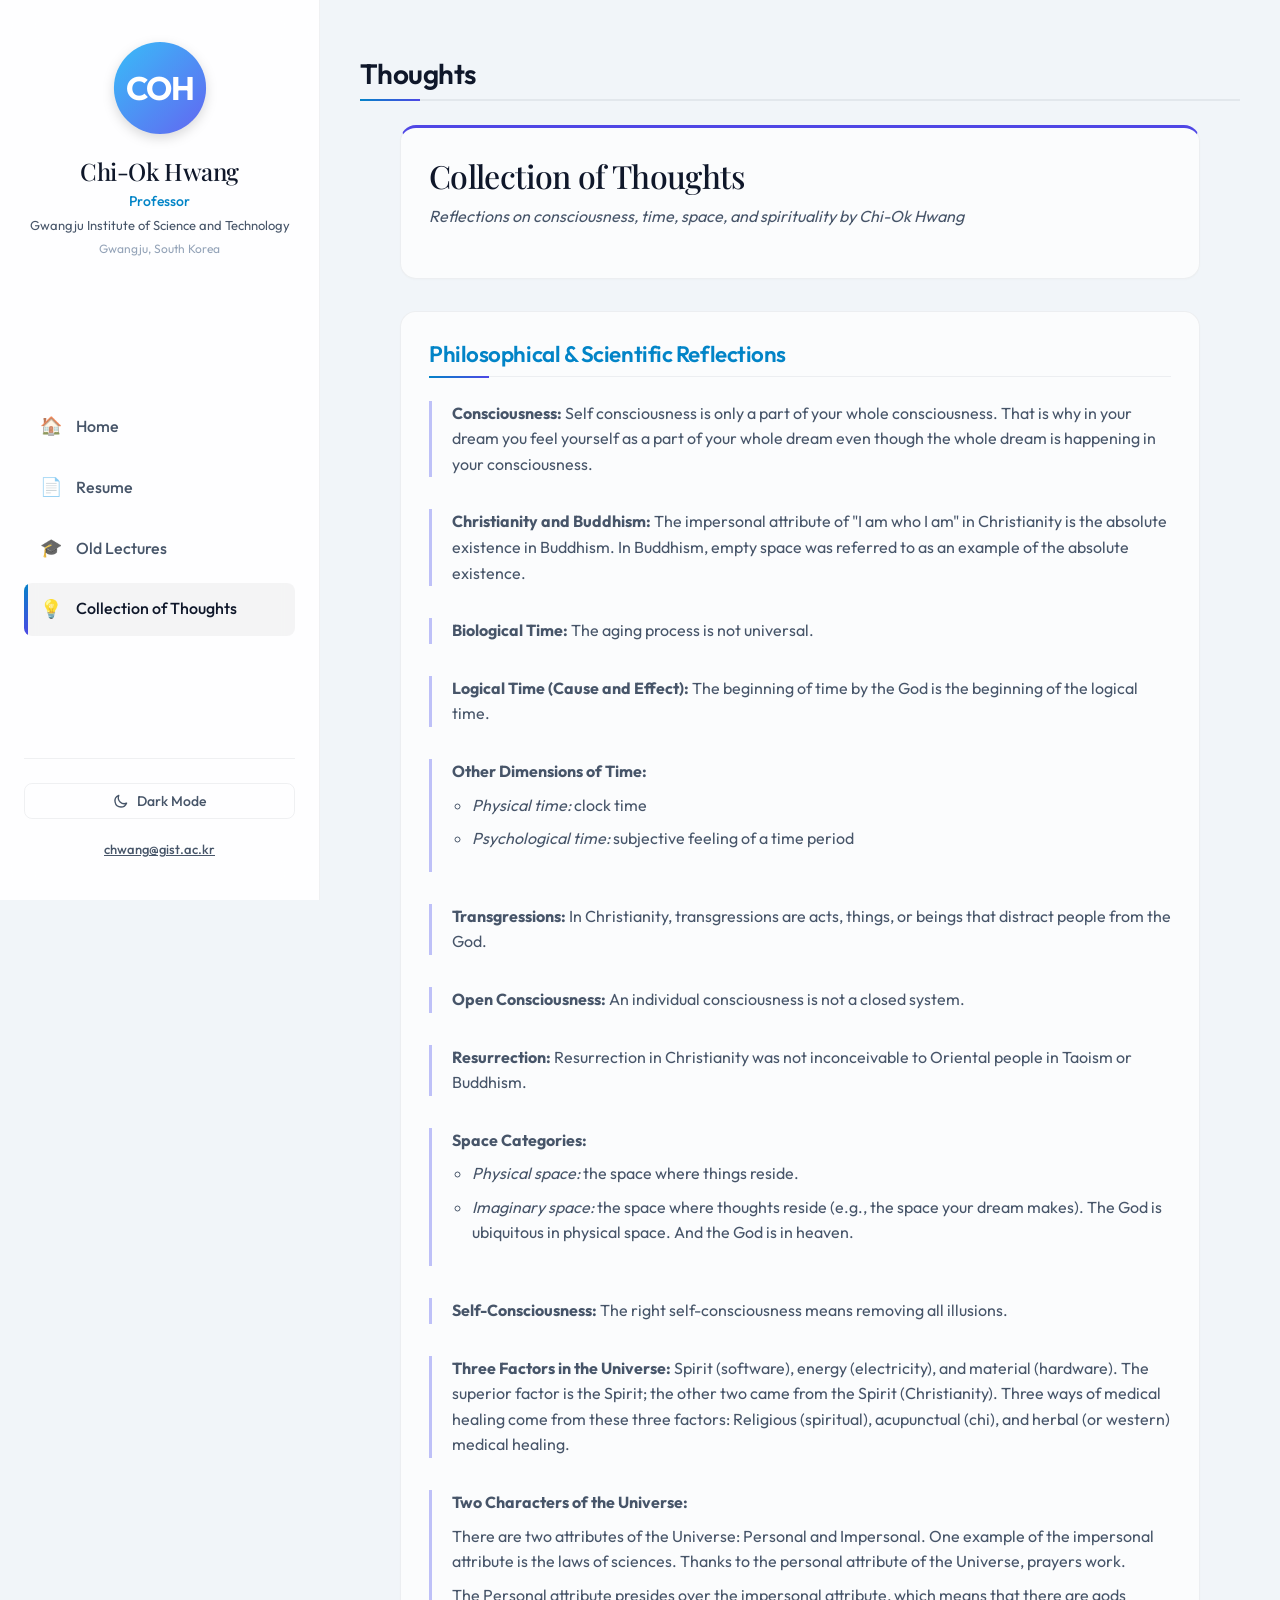
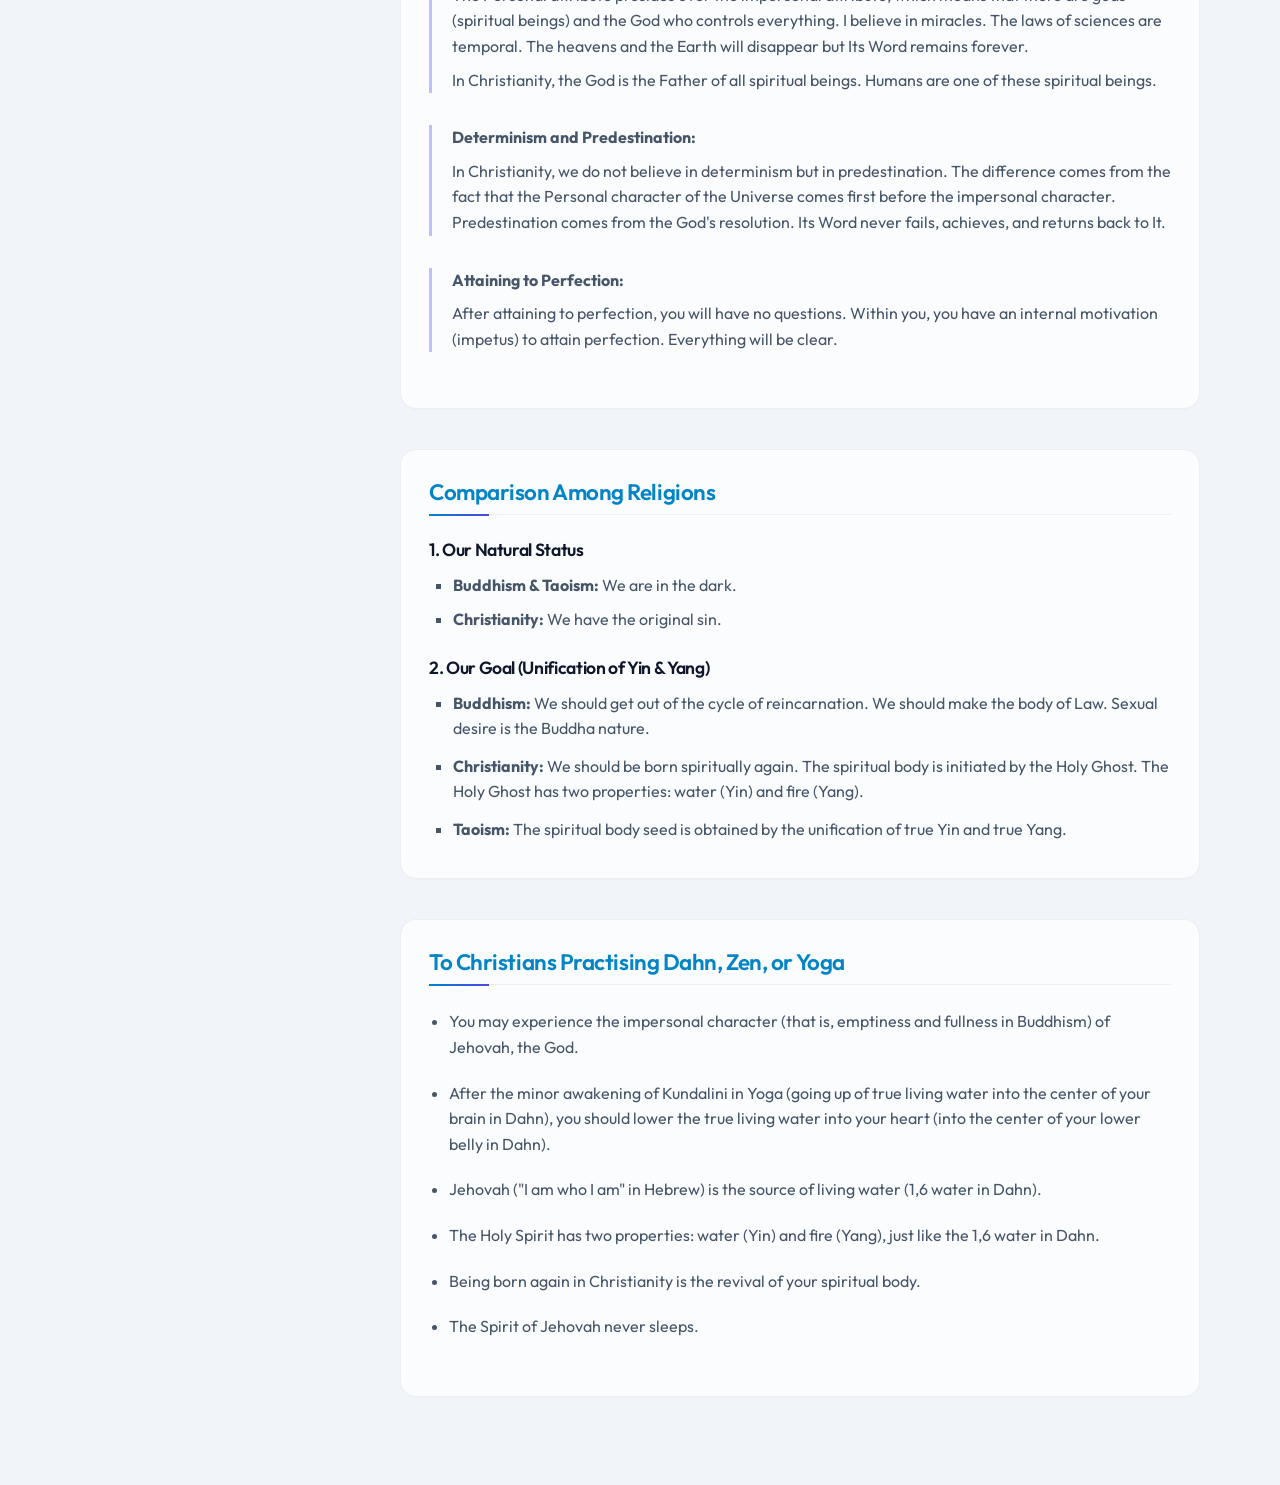
<file: c_thoughts.html>
<!DOCTYPE html>
<html lang="en">
<head>
  <meta charset="UTF-8">
  <meta http-equiv="refresh" content="0; url=index.html#thoughts">
  <title>Redirecting...</title>
  <script>
    window.location.replace("index.html#thoughts");
  </script>
</head>
<body>
  <p>Redirecting to the new homepage... If you are not redirected, <a href="index.html#thoughts">click here</a>.</p>
</body>
</html>
</file>
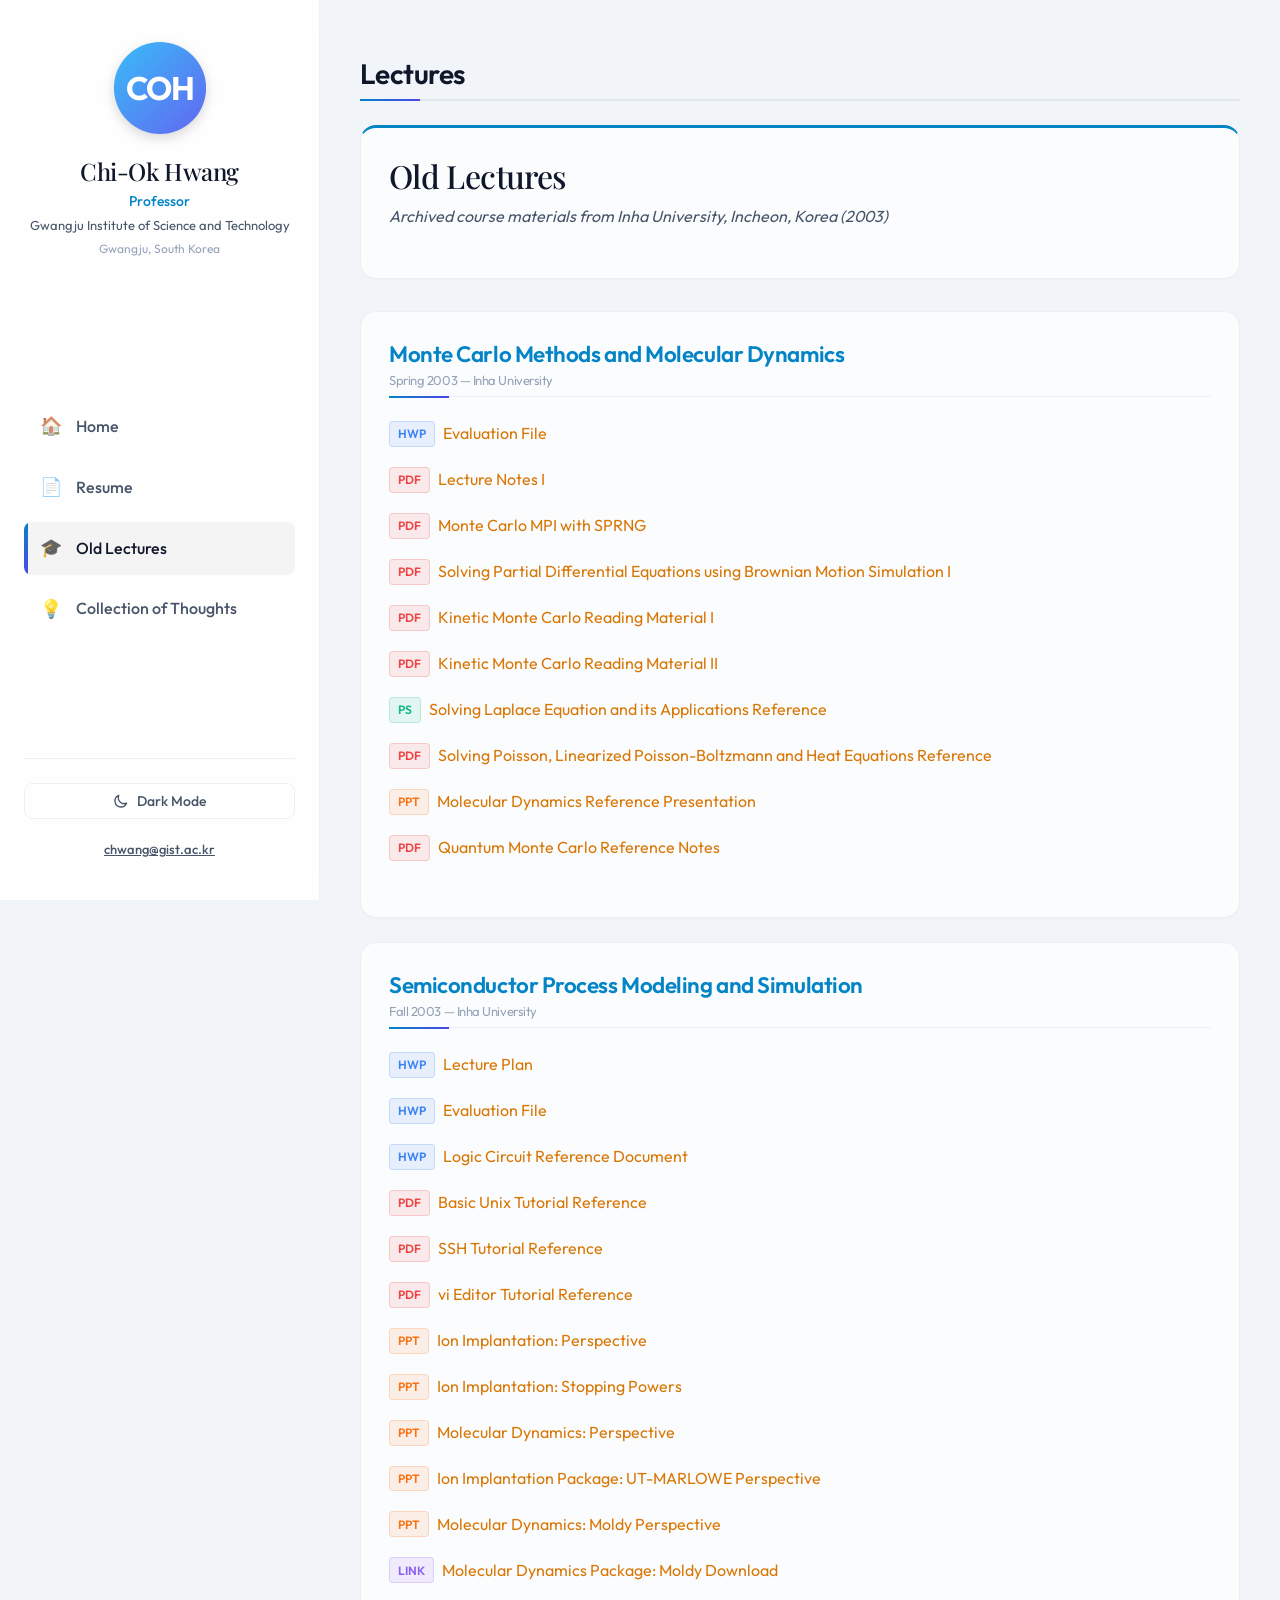
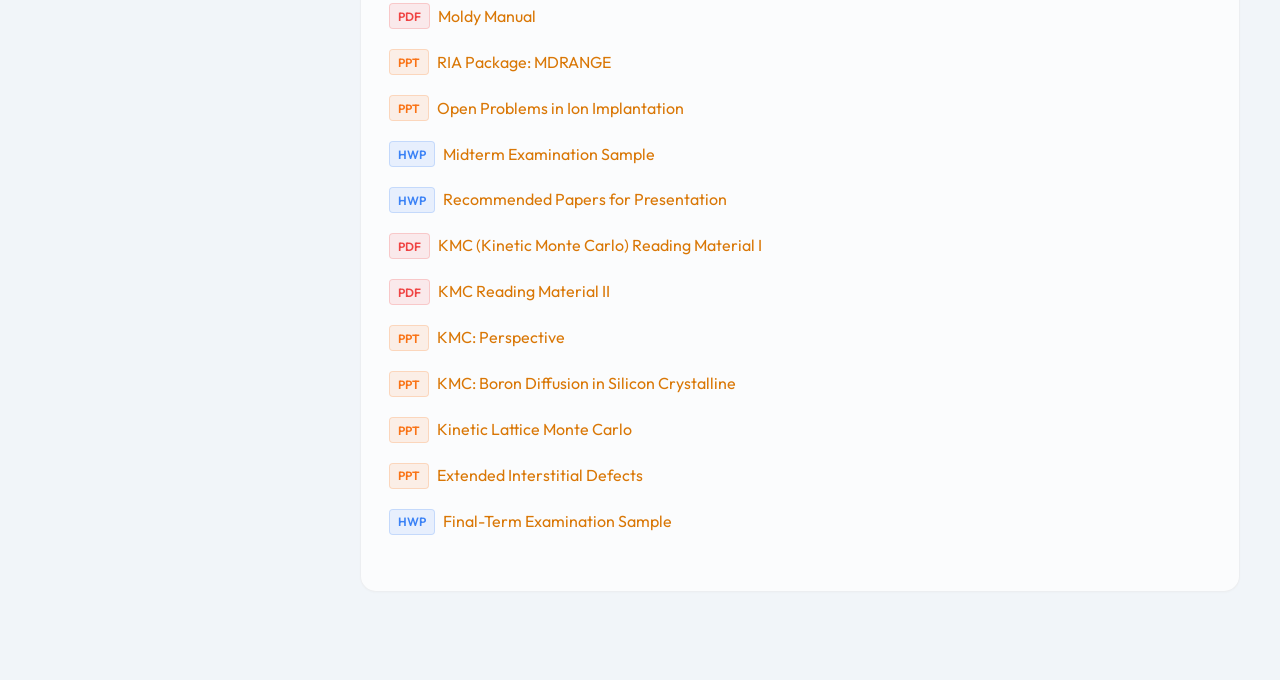
<file: lectures.html>
<!DOCTYPE html>
<html lang="en">
<head>
  <meta charset="UTF-8">
  <meta http-equiv="refresh" content="0; url=index.html#lectures">
  <title>Redirecting...</title>
  <script>
    window.location.replace("index.html#lectures");
  </script>
</head>
<body>
  <p>Redirecting to the new homepage... If you are not redirected, <a href="index.html#lectures">click here</a>.</p>
</body>
</html>
</file>
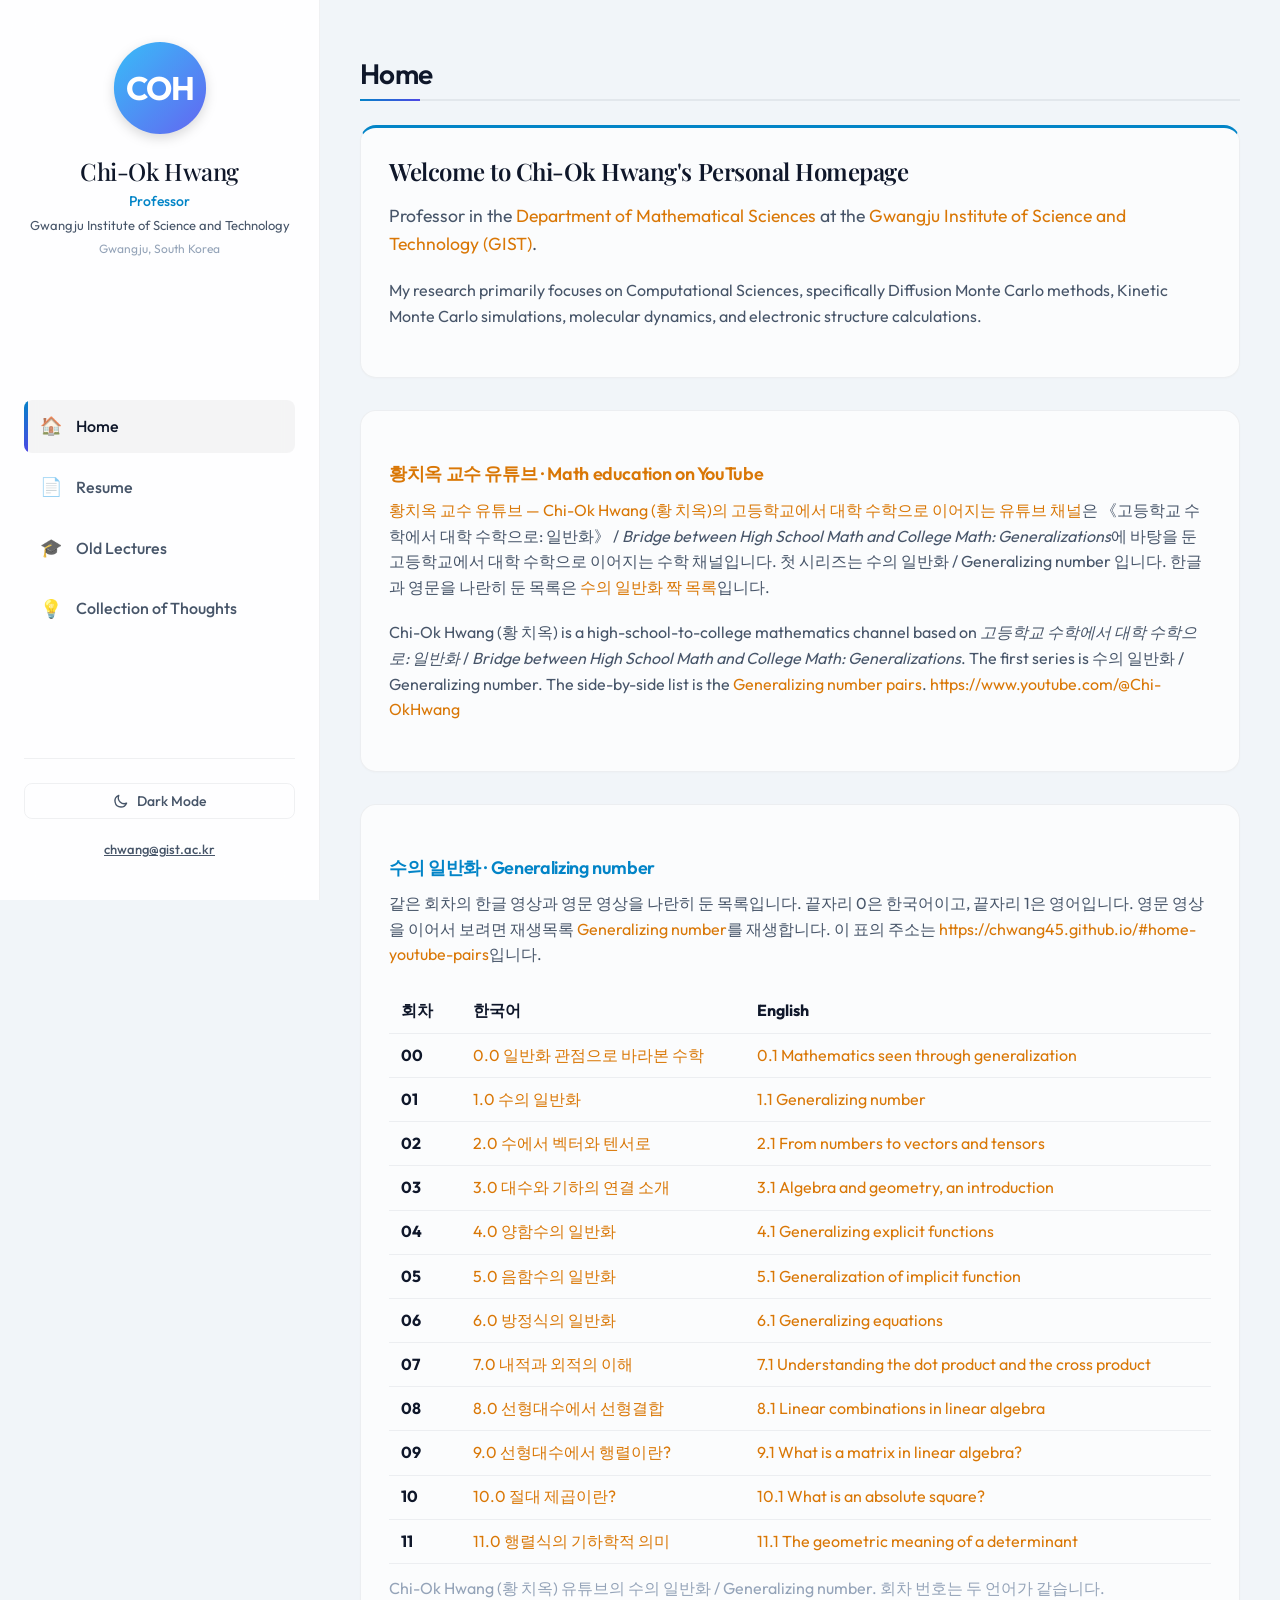
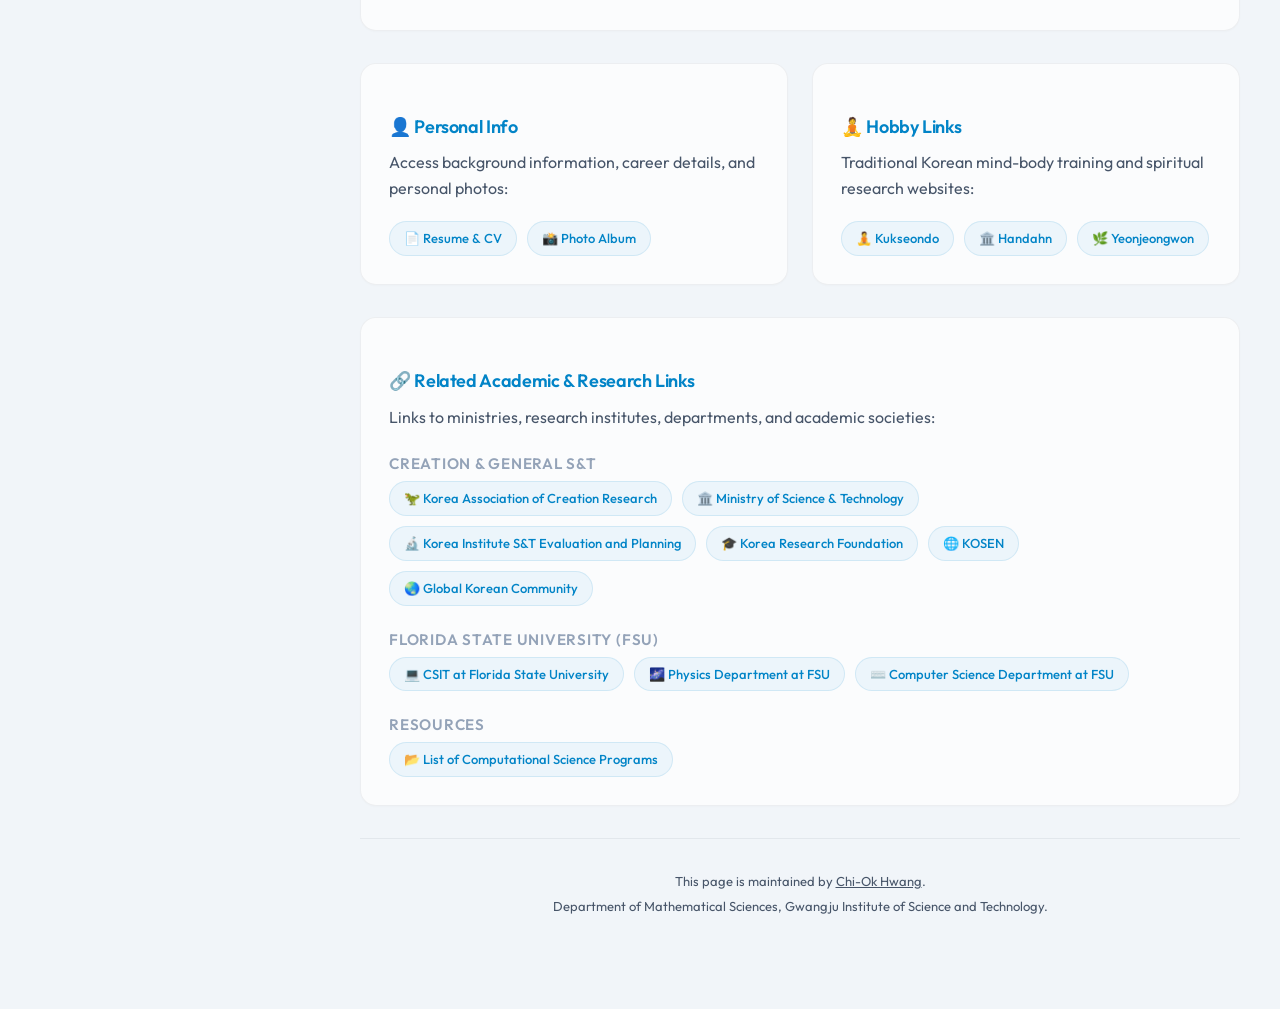
<file: main.html>
<!DOCTYPE html>
<html lang="en">
<head>
  <meta charset="UTF-8">
  <meta http-equiv="refresh" content="0; url=index.html#home">
  <title>Redirecting...</title>
  <script>
    window.location.replace("index.html#home");
  </script>
</head>
<body>
  <p>Redirecting to the new homepage... If you are not redirected, <a href="index.html#home">click here</a>.</p>
</body>
</html>
</file>
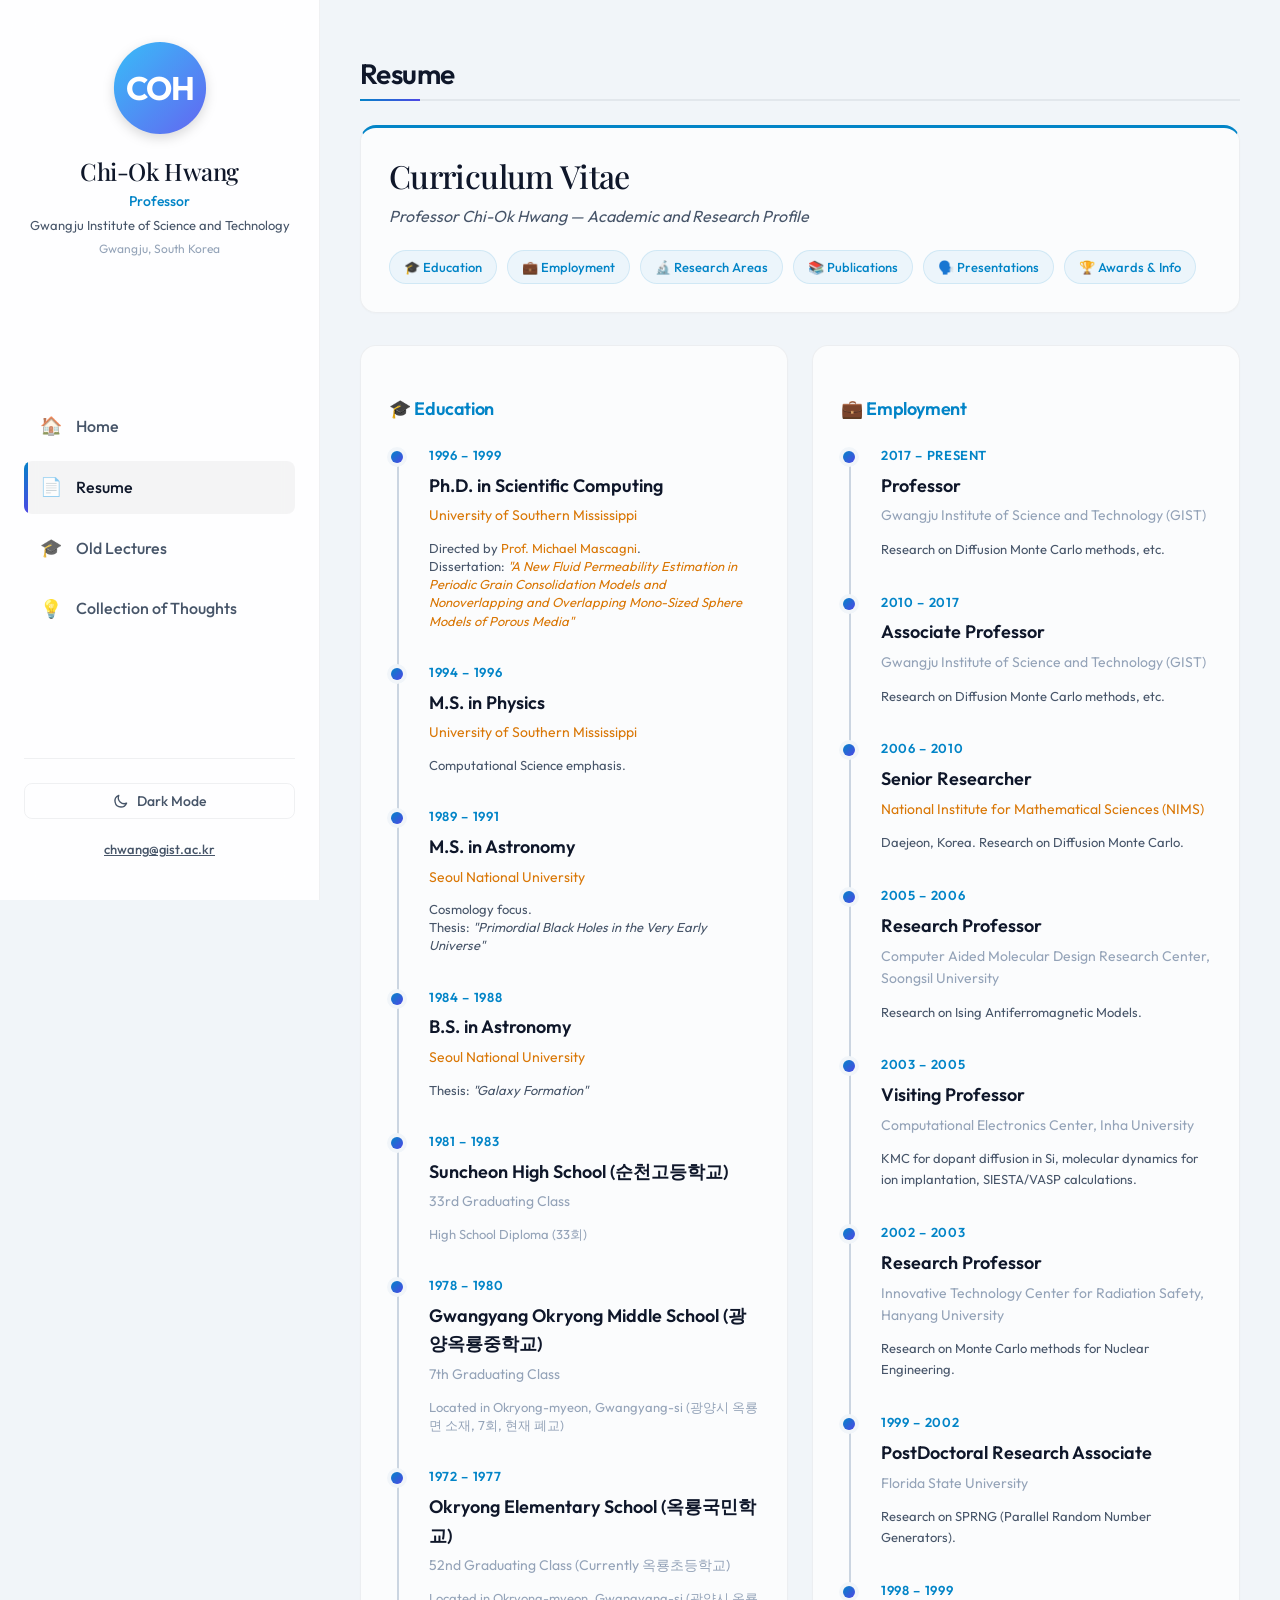
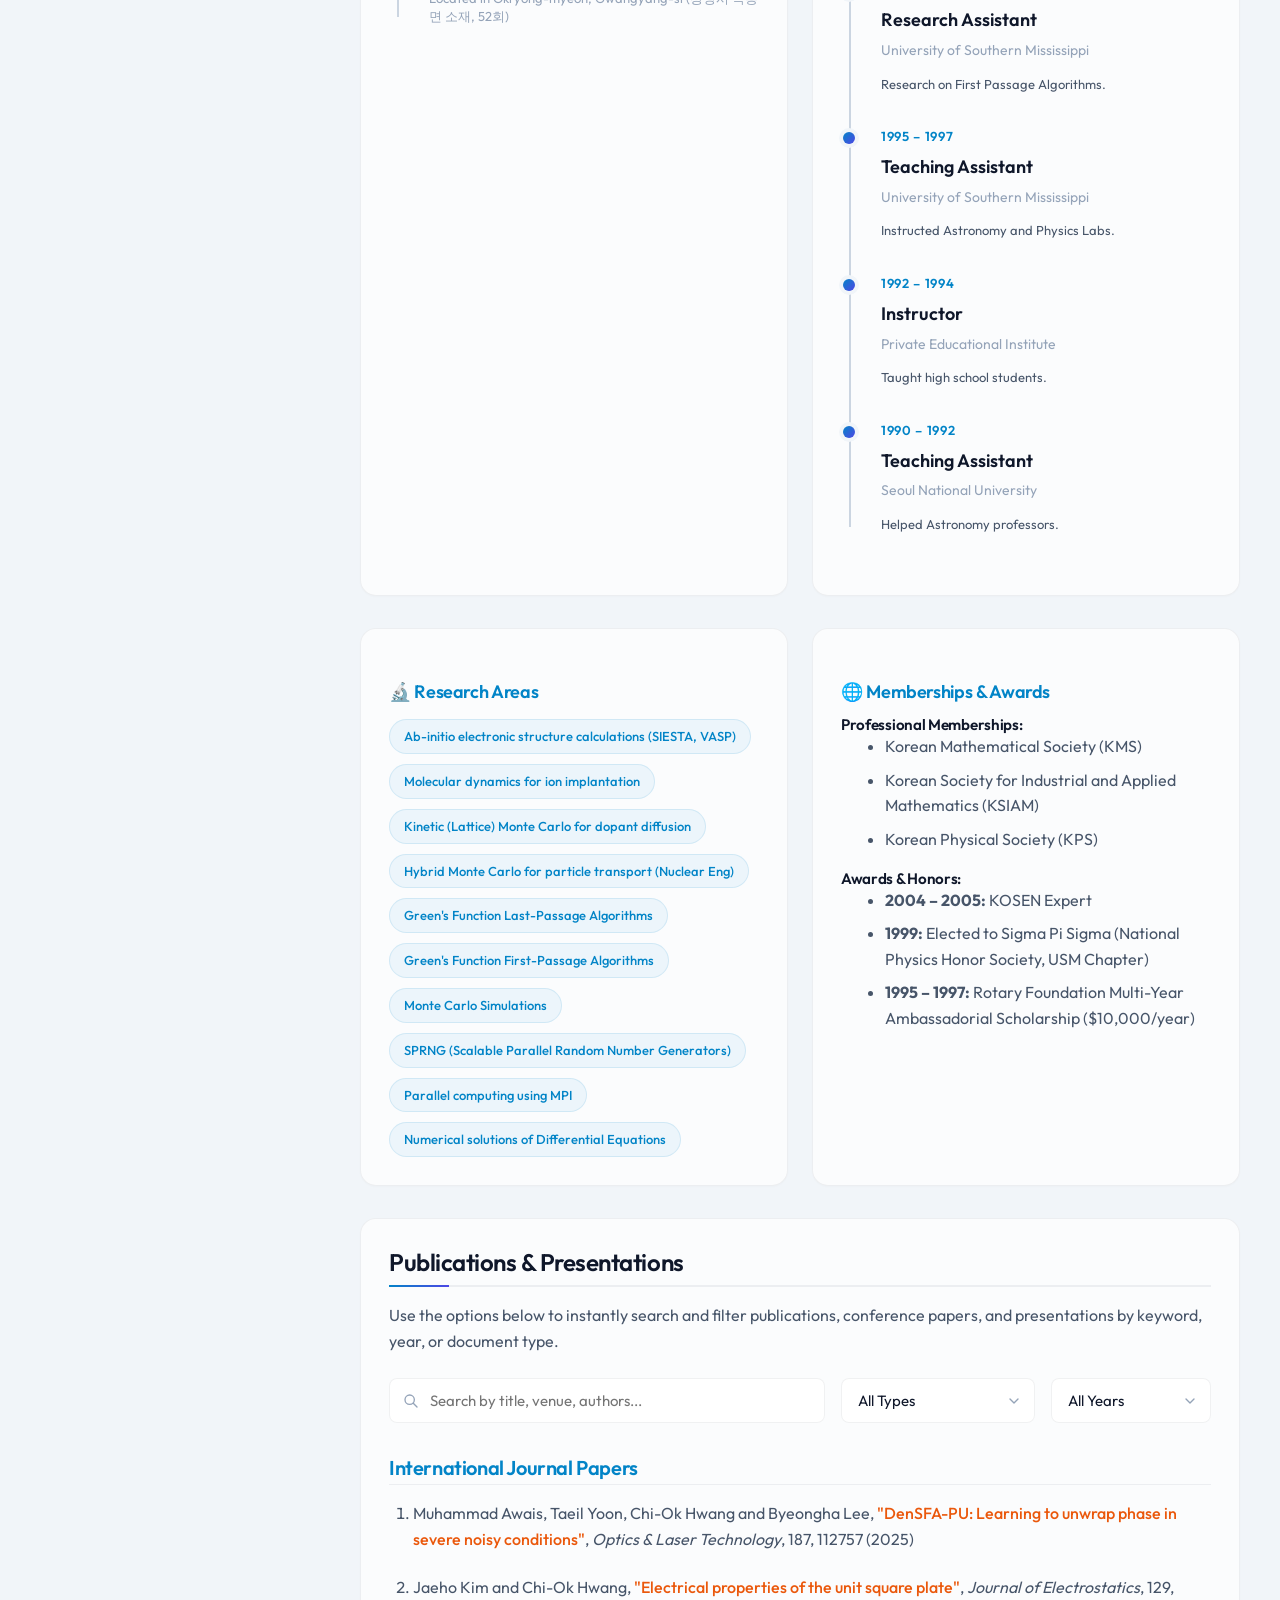
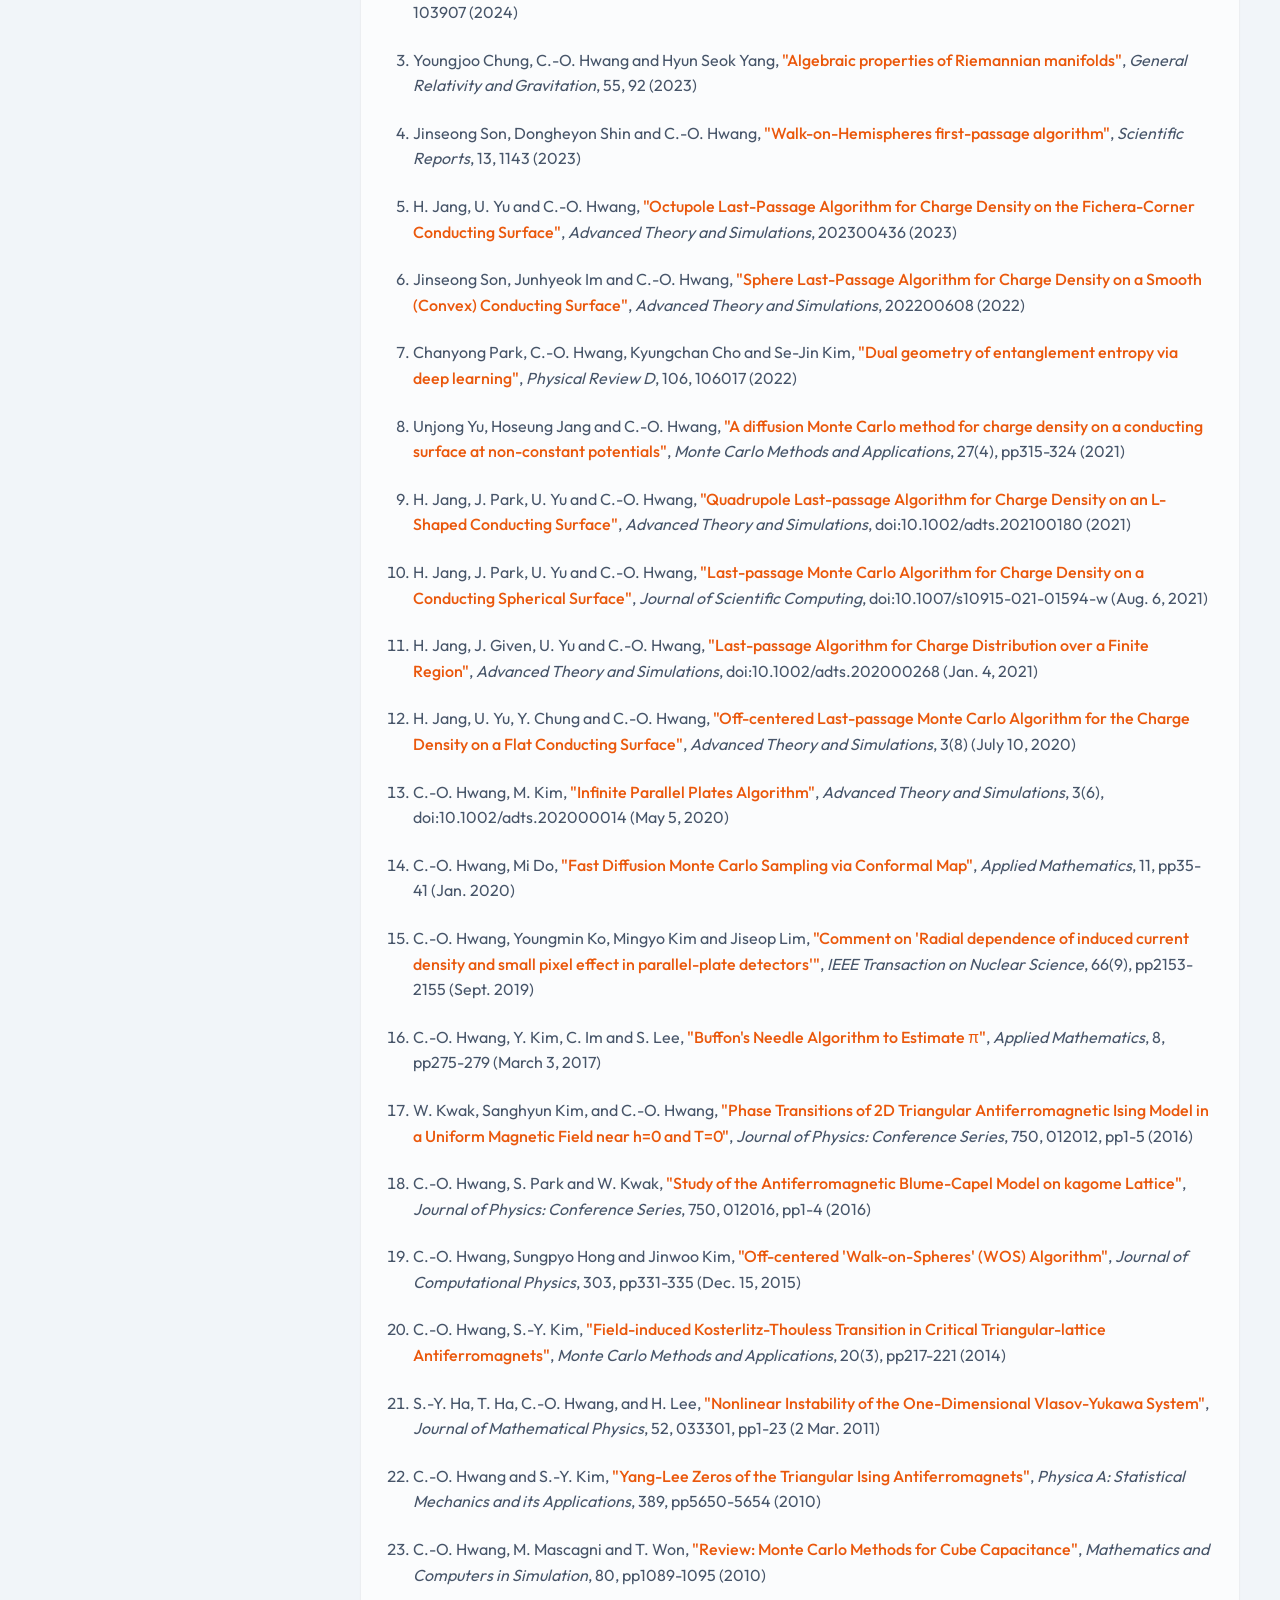
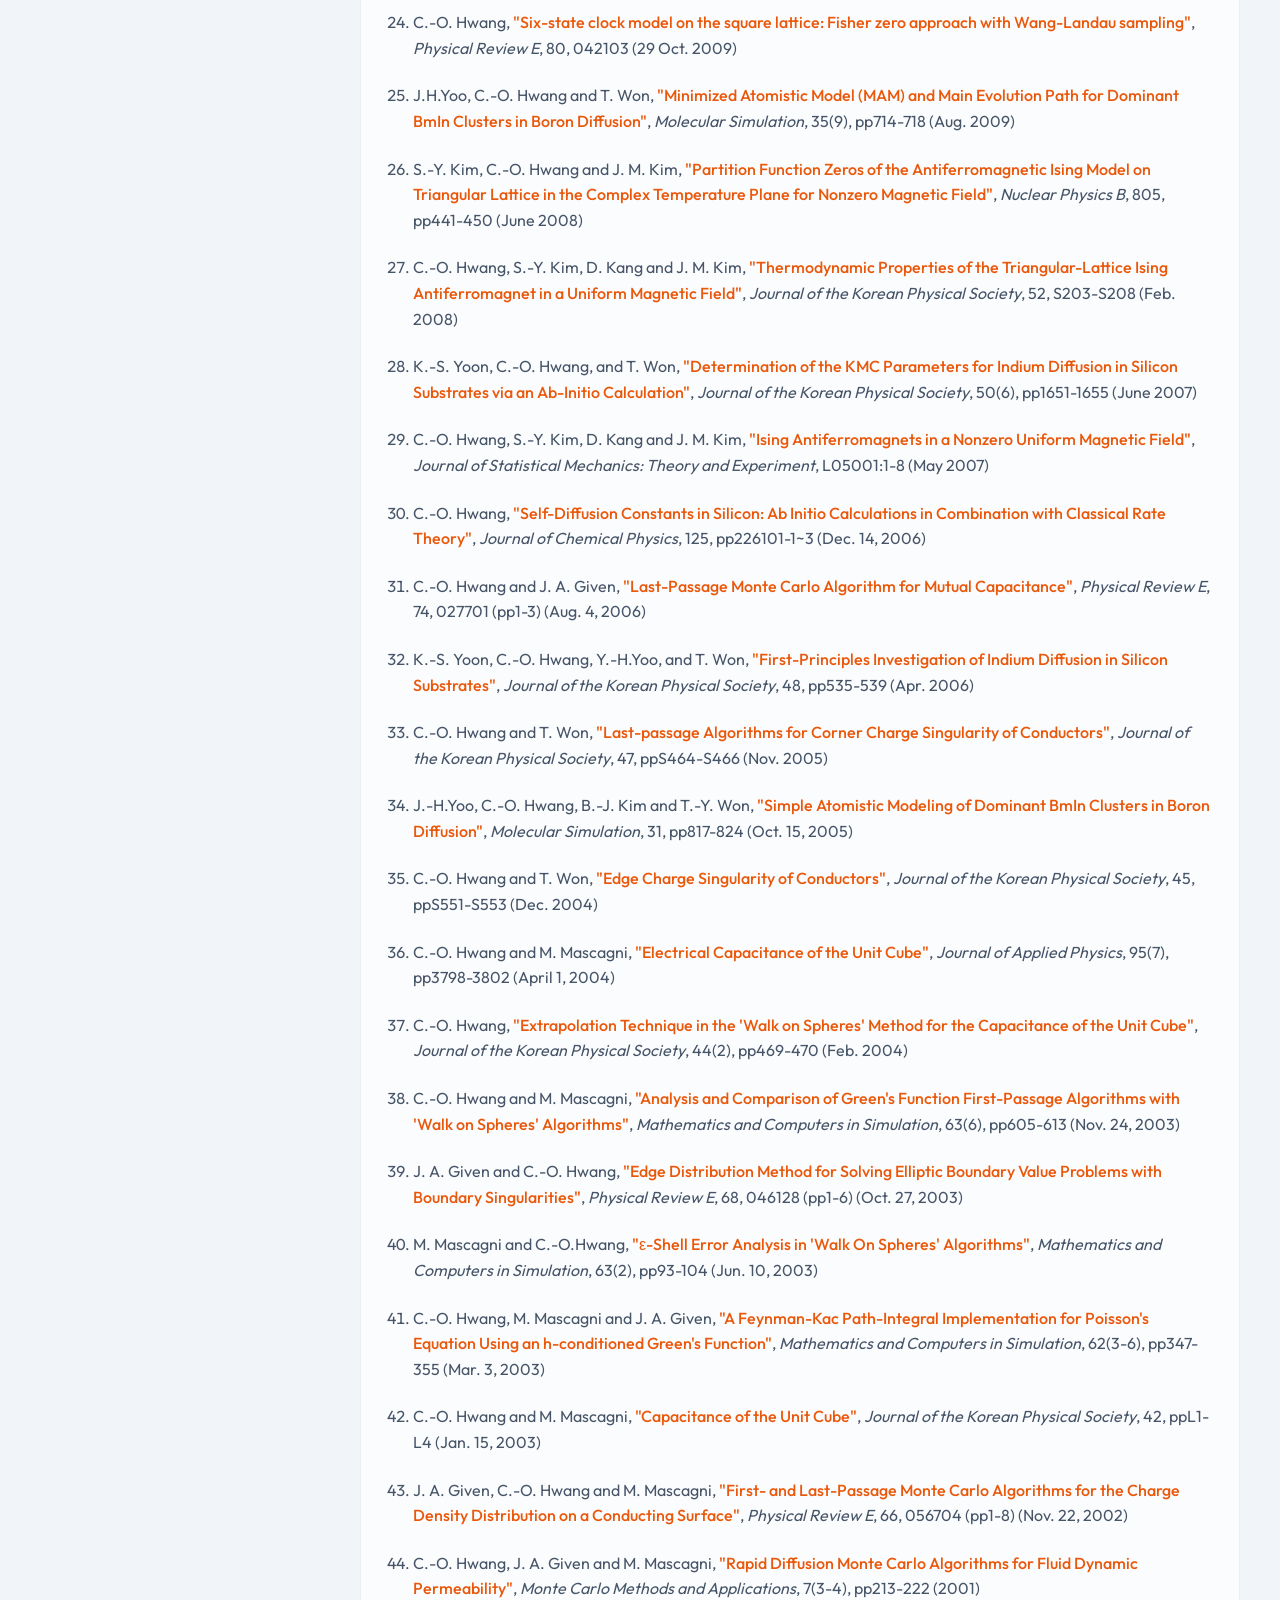
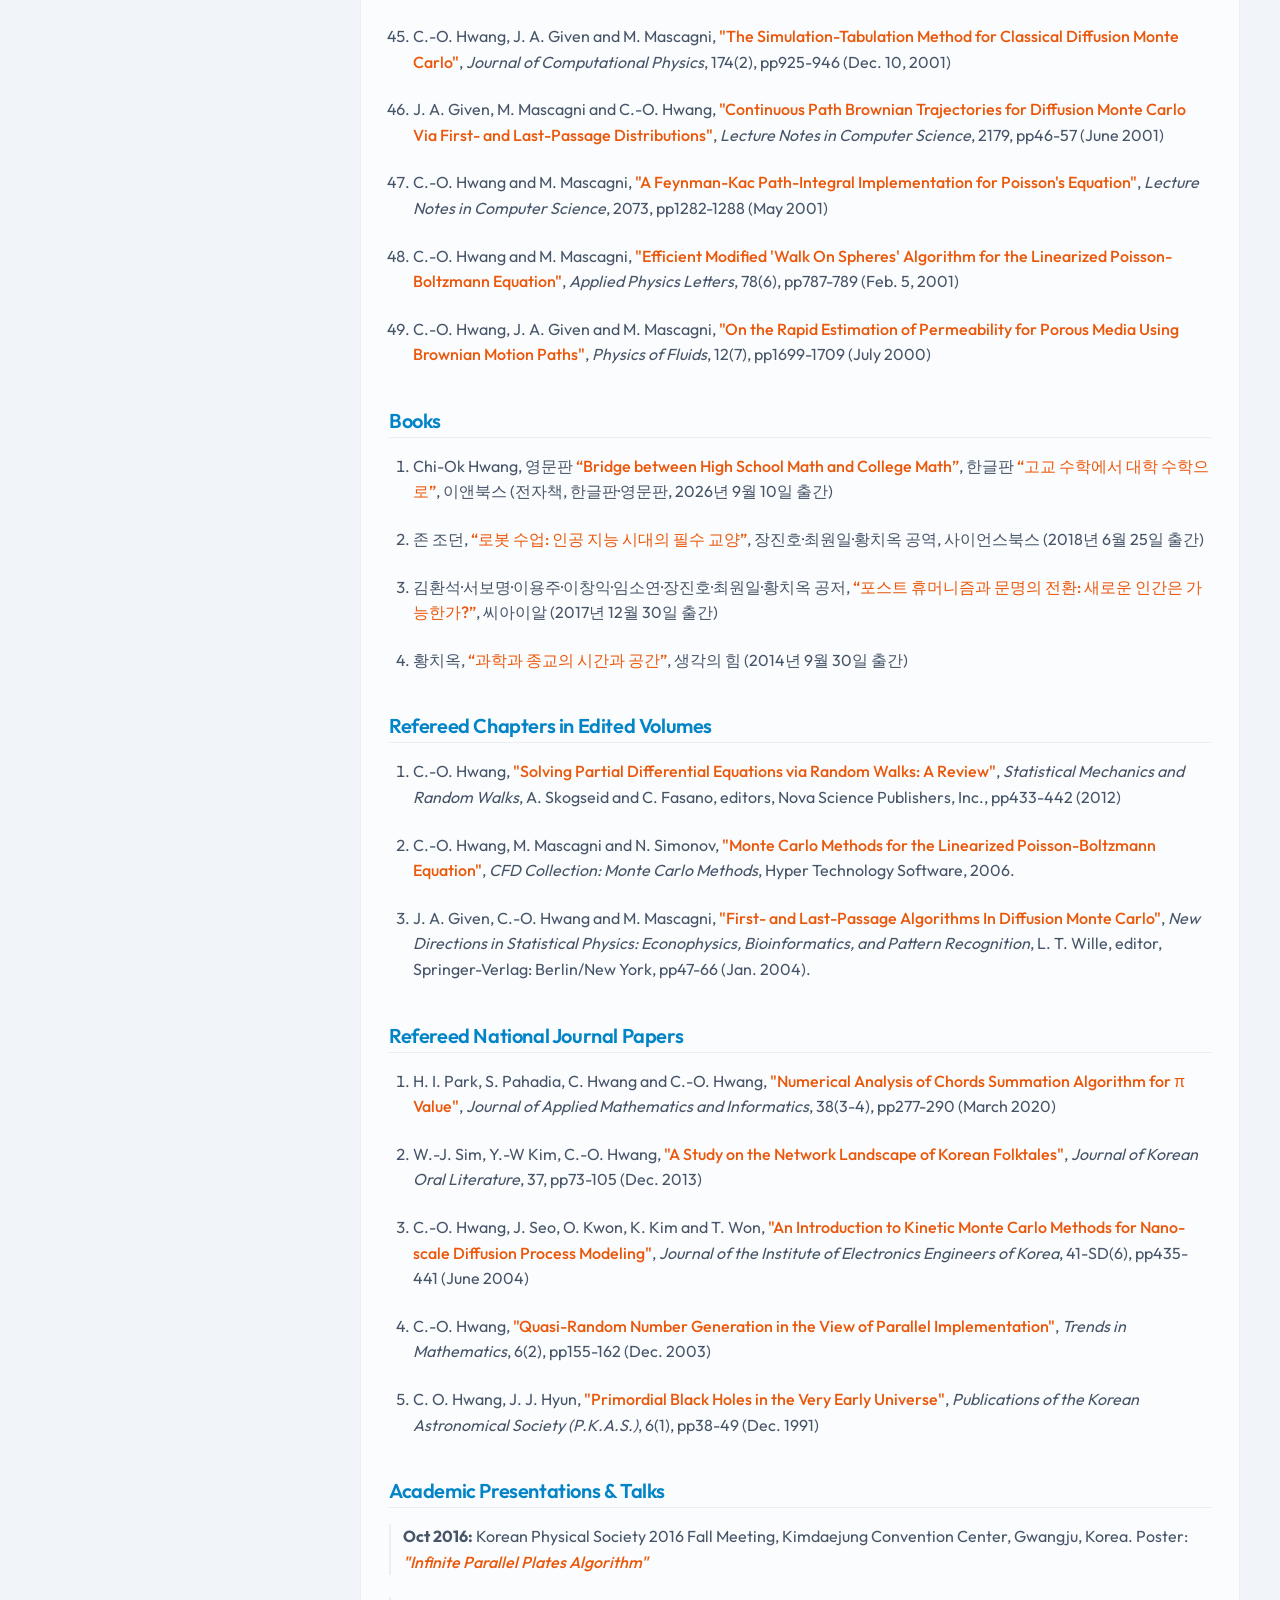
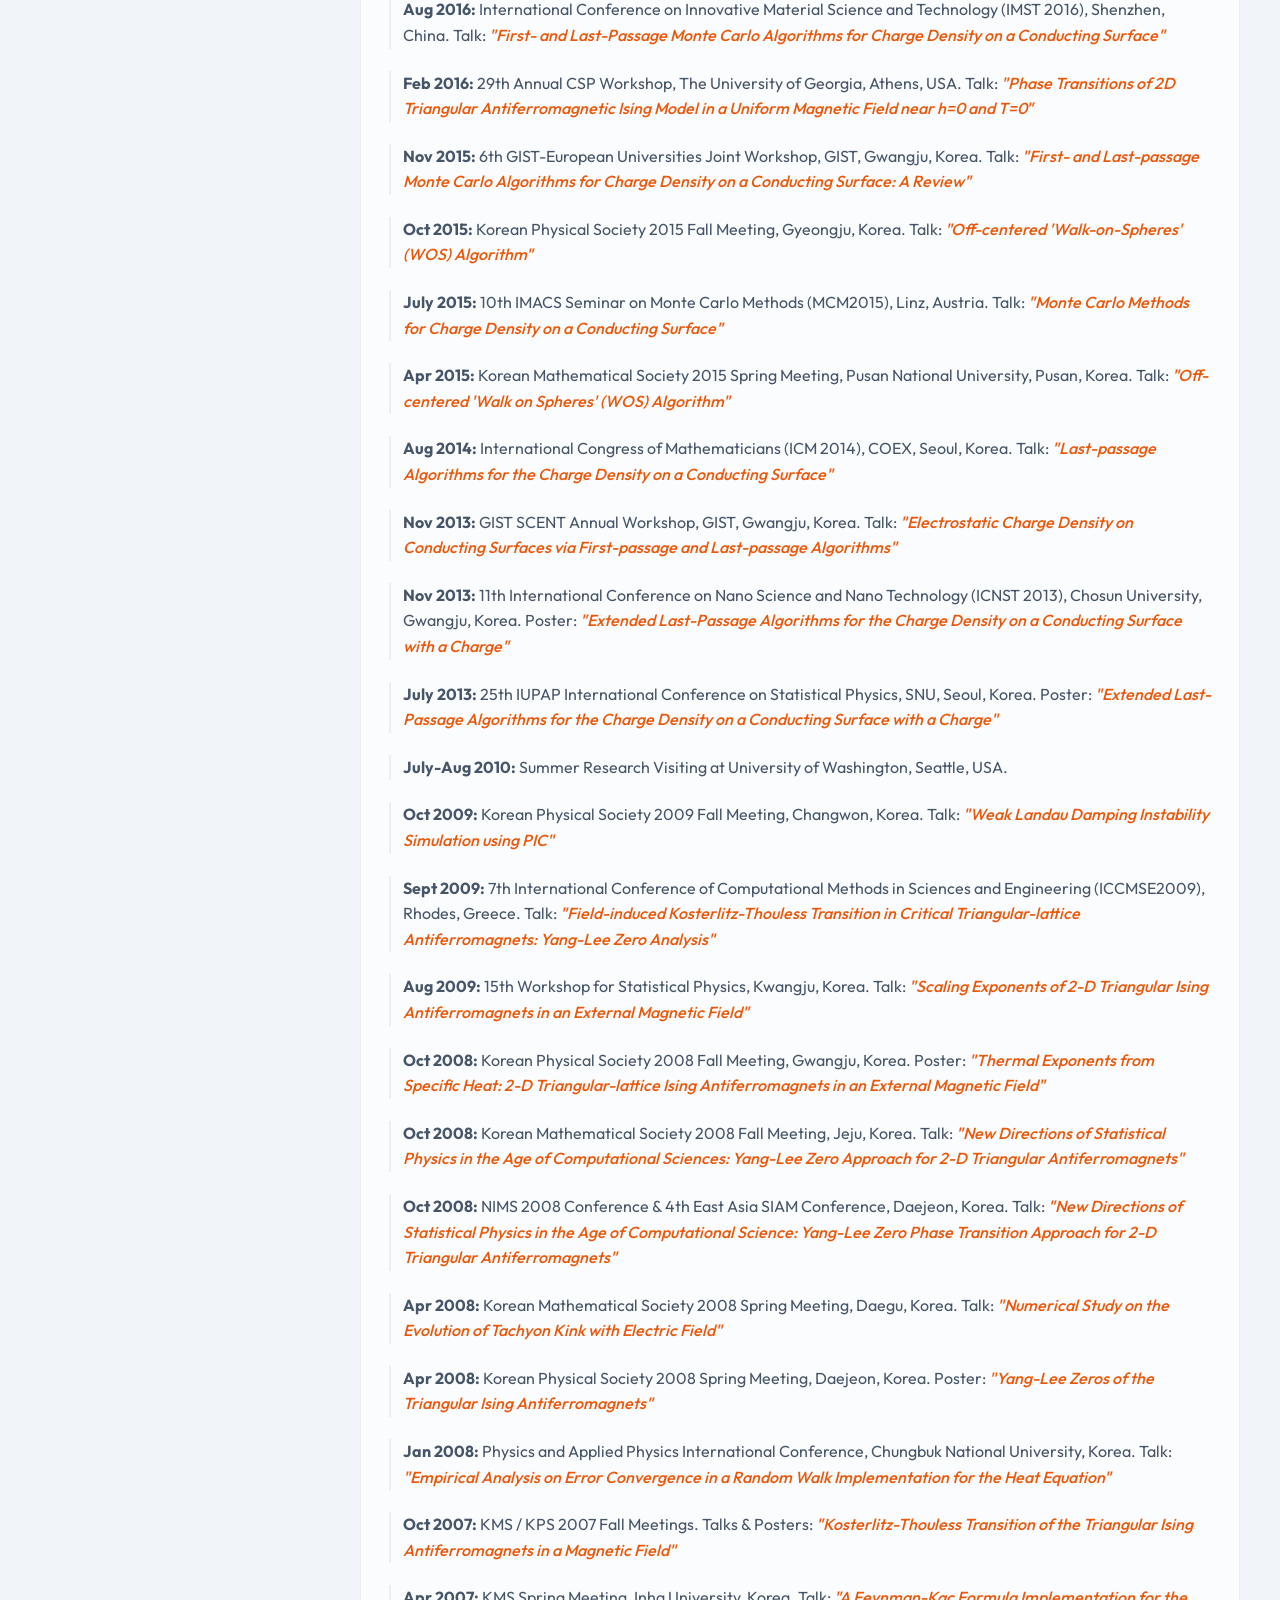
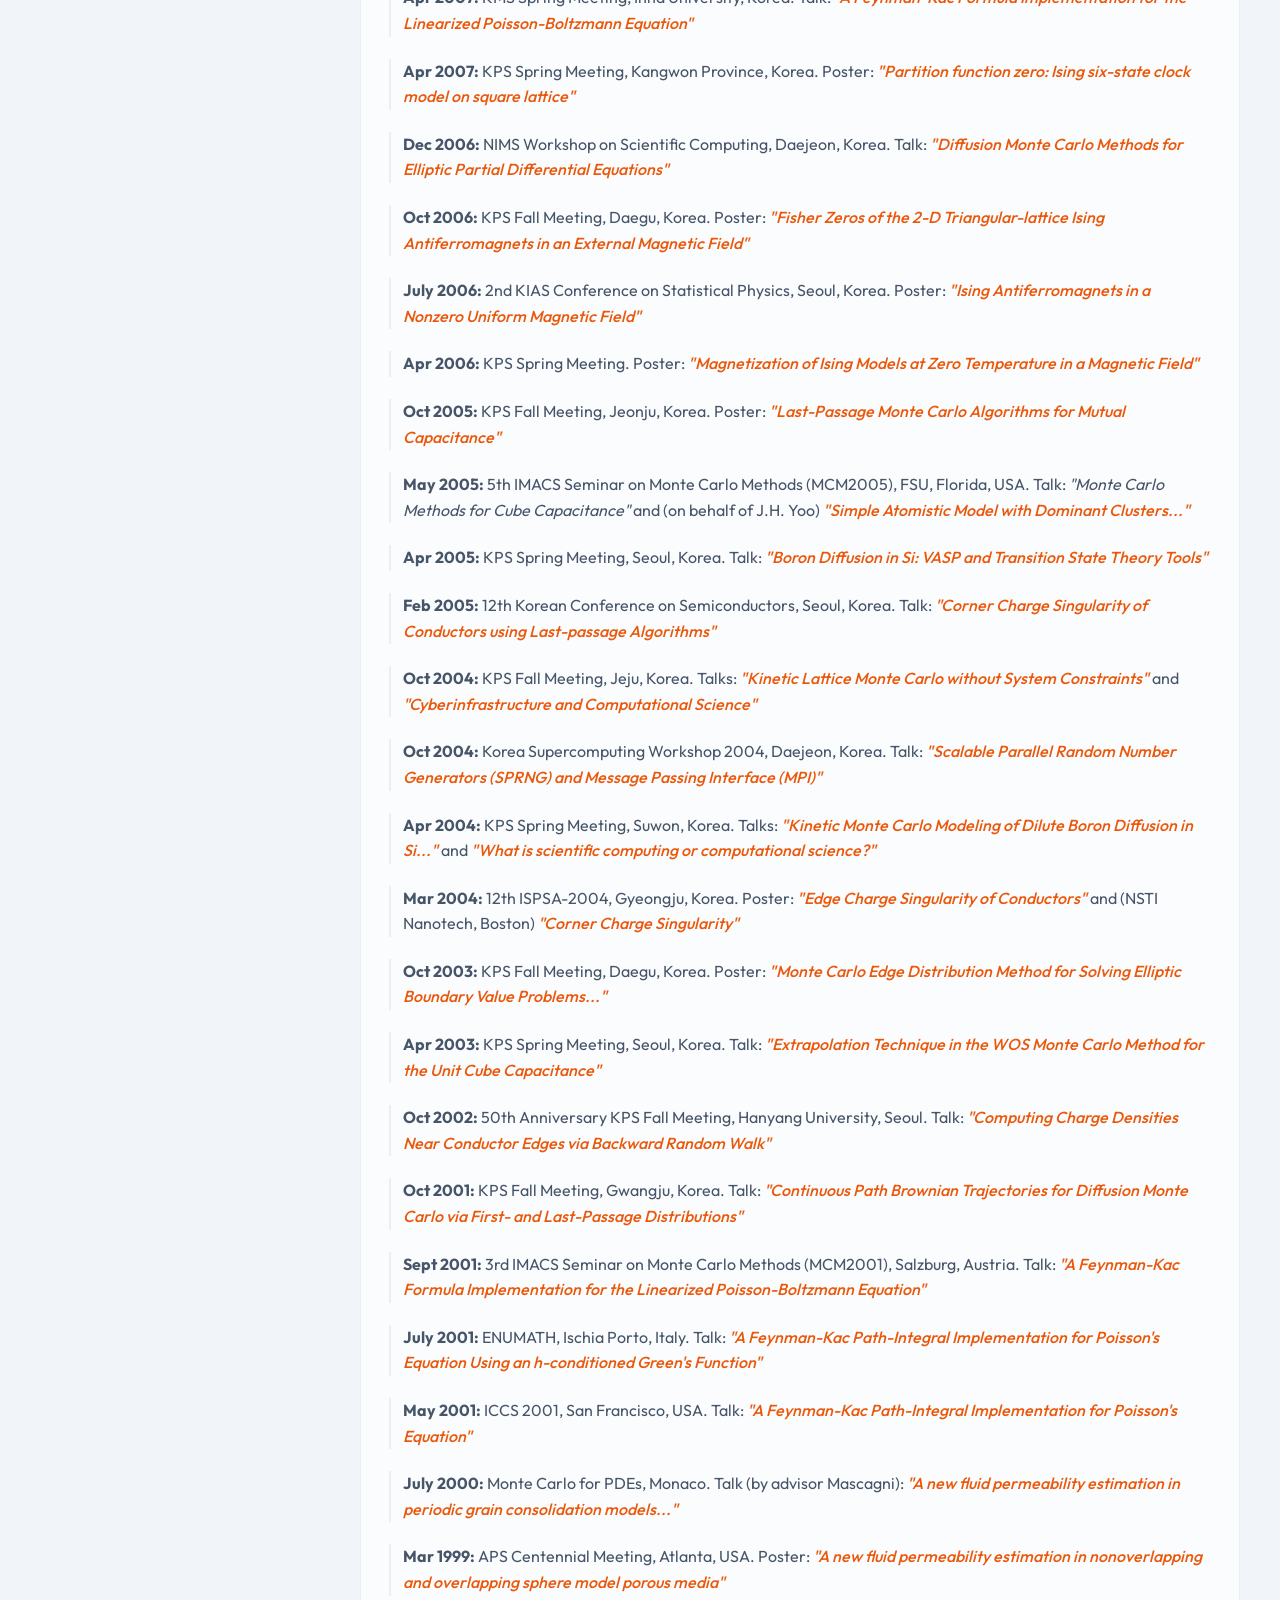
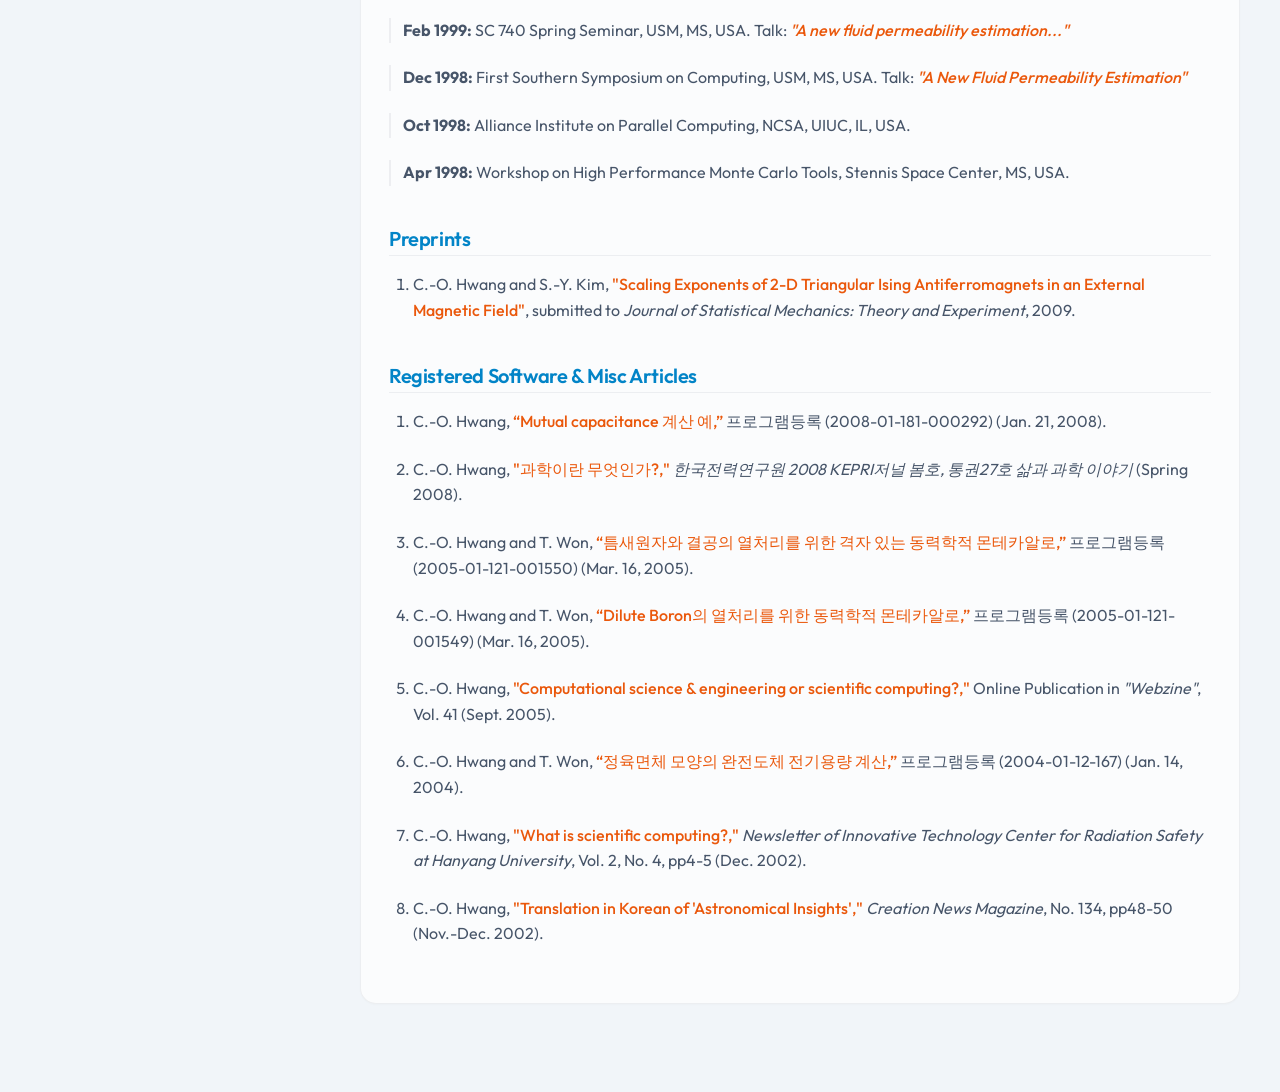
<file: resume.html>
<!DOCTYPE html>
<html lang="en">
<head>
  <meta charset="UTF-8">
  <meta http-equiv="refresh" content="0; url=index.html#resume">
  <title>Redirecting...</title>
  <script>
    window.location.replace("index.html#resume");
  </script>
</head>
<body>
  <p>Redirecting to the new homepage... If you are not redirected, <a href="index.html#resume">click here</a>.</p>
</body>
</html>
</file>
<file: style.css>
/* Core Styles & Design System */

:root {
  /* Fonts */
  --font-sans: 'Outfit', -apple-system, BlinkMacSystemFont, "Segoe UI", Roboto, sans-serif;
  --font-serif: 'Playfair Display', Georgia, serif;
  
  /* Layout Dimensions */
  --sidebar-w: 320px;
  --header-h: 60px;
  --content-max-w: 960px;
  --radius-sm: 8px;
  --radius-md: 16px;
  --radius-lg: 24px;
  
  /* Base Transitions */
  --transition-speed: 0.3s;
  --transition-ease: cubic-bezier(0.4, 0, 0.2, 1);
  --transition-all: all var(--transition-speed) var(--transition-ease);

  /* Default Theme: Dark Mode */
  --bg-app: #0b111e;
  --bg-sidebar: rgba(20, 29, 47, 0.85);
  --bg-card: rgba(20, 29, 47, 0.45);
  --bg-card-hover: rgba(30, 41, 59, 0.6);
  --bg-input: #1e293b;
  --border-color: rgba(255, 255, 255, 0.08);
  --border-color-hover: rgba(56, 189, 248, 0.4);
  
  --text-primary: #f8fafc;
  --text-secondary: #94a3b8;
  --text-muted: #64748b;
  
  --accent-primary: #38bdf8; /* sky-400 */
  --accent-secondary: #6366f1; /* indigo-500 */
  --accent-gradient: linear-gradient(135deg, #38bdf8, #6366f1);
  --accent-hover: #0ea5e9;
  
  --highlight-link: #f59e0b; /* Amber-500 */
  --highlight-hover: #fbbf24; /* Amber-400 */
  --text-orange: #f97316; /* Premium orange for dark mode */
  --timeline-line: #334155;
  --shadow-sm: 0 1px 2px 0 rgba(0, 0, 0, 0.05);
  --shadow-md: 0 4px 6px -1px rgba(0, 0, 0, 0.2), 0 2px 4px -1px rgba(0, 0, 0, 0.1);
  --shadow-lg: 0 10px 25px -5px rgba(0, 0, 0, 0.3), 0 8px 10px -6px rgba(0, 0, 0, 0.3);
  --glass-blur: blur(16px);
}

[data-theme="light"] {
  /* Light Theme Overrides */
  --bg-app: #f1f5f9; /* Slate-100 */
  --bg-sidebar: rgba(255, 255, 255, 0.9);
  --bg-card: rgba(255, 255, 255, 0.7);
  --bg-card-hover: rgba(255, 255, 255, 0.9);
  --bg-input: #ffffff;
  --border-color: rgba(15, 23, 42, 0.06);
  --border-color-hover: rgba(2, 132, 199, 0.4);
  
  --text-primary: #0f172a; /* Slate-900 */
  --text-secondary: #475569; /* Slate-600 */
  --text-muted: #94a3b8; /* Slate-400 */
  
  --accent-primary: #0284c7; /* sky-600 */
  --accent-secondary: #4f46e5; /* indigo-600 */
  --accent-gradient: linear-gradient(135deg, #0284c7, #4f46e5);
  --accent-hover: #0369a1;
  
  --highlight-link: #d97706; /* Amber-600 */
  --highlight-hover: #b45309; /* Amber-700 */
  --text-orange: #ea580c; /* Premium orange for light mode */
  --timeline-line: #cbd5e1;
  --shadow-sm: 0 1px 2px 0 rgba(0, 0, 0, 0.02);
  --shadow-md: 0 4px 6px -1px rgba(15, 23, 42, 0.05), 0 2px 4px -1px rgba(15, 23, 42, 0.02);
  --shadow-lg: 0 10px 25px -5px rgba(15, 23, 42, 0.08), 0 8px 10px -6px rgba(15, 23, 42, 0.05);
}

/* CSS Reset */
*, *::before, *::after {
  box-sizing: border-box;
  margin: 0;
  padding: 0;
}

html {
  font-family: var(--font-sans);
  font-size: 16px;
  line-height: 1.6;
  color: var(--text-primary);
  background-color: var(--bg-app);
  scroll-behavior: smooth;
  -webkit-font-smoothing: antialiased;
  -moz-osx-font-smoothing: grayscale;
}

body {
  min-height: 100vh;
  display: flex;
  overflow-x: hidden;
  transition: background-color var(--transition-speed) var(--transition-ease);
}

/* Typography */
h1, h2, h3, h4, h5, h6 {
  font-weight: 600;
  line-height: 1.25;
  color: var(--text-primary);
  letter-spacing: -0.02em;
}

h1 {
  font-size: 2.25rem;
  font-family: var(--font-serif);
  font-weight: 500;
}

h2 {
  font-size: 1.75rem;
  margin-bottom: 1.5rem;
  border-bottom: 2px solid var(--border-color);
  padding-bottom: 0.5rem;
  position: relative;
}

h2::after {
  content: '';
  position: absolute;
  bottom: -2px;
  left: 0;
  width: 60px;
  height: 2px;
  background: var(--accent-gradient);
}

h3 {
  font-size: 1.25rem;
  margin-top: 1.5rem;
  margin-bottom: 0.75rem;
  color: var(--accent-primary);
}

p {
  margin-bottom: 1.25rem;
  color: var(--text-secondary);
}

a {
  color: var(--highlight-link);
  text-decoration: none;
  transition: var(--transition-all);
}

a:hover {
  color: var(--highlight-hover);
  text-decoration: underline;
}

ul, ol {
  margin-bottom: 1.25rem;
  padding-left: 1.5rem;
  color: var(--text-secondary);
}

li {
  margin-bottom: 0.5rem;
}

hr {
  border: 0;
  height: 1px;
  background-color: var(--border-color);
  margin: 2rem 0;
}

/* Accessibility Skip Link */
.skip-link {
  position: absolute;
  top: -100px;
  left: 50%;
  transform: translateX(-50%);
  background: var(--accent-gradient);
  color: #fff;
  padding: 0.75rem 1.5rem;
  border-radius: var(--radius-sm);
  z-index: 1000;
  transition: top var(--transition-speed) ease;
  font-weight: 500;
  text-decoration: none;
}

.skip-link:focus {
  top: 10px;
  outline: none;
  box-shadow: 0 0 0 3px rgba(56, 189, 248, 0.4);
}

/* Mobile Header */
.mobile-header {
  display: none;
  position: fixed;
  top: 0;
  left: 0;
  width: 100%;
  height: var(--header-h);
  background-color: var(--bg-sidebar);
  border-bottom: 1px solid var(--border-color);
  backdrop-filter: var(--glass-blur);
  z-index: 90;
  padding: 0 1rem;
  align-items: center;
  justify-content: space-between;
}

.mobile-title {
  font-family: var(--font-serif);
  font-size: 1.25rem;
  font-weight: 500;
}

.hamburger-btn {
  background: none;
  border: none;
  cursor: pointer;
  width: 32px;
  height: 32px;
  display: flex;
  flex-direction: column;
  justify-content: space-around;
  padding: 6px;
}

.hamburger-bar {
  display: block;
  width: 20px;
  height: 2px;
  background-color: var(--text-primary);
  border-radius: 1px;
  transition: var(--transition-all);
}

.hamburger-btn[aria-expanded="true"] .hamburger-bar:nth-child(1) {
  transform: translateY(6px) rotate(45deg);
}

.hamburger-btn[aria-expanded="true"] .hamburger-bar:nth-child(2) {
  opacity: 0;
}

.hamburger-btn[aria-expanded="true"] .hamburger-bar:nth-child(3) {
  transform: translateY(-6px) rotate(-45deg);
}

/* Sidebar Drawer styling */
.sidebar {
  width: var(--sidebar-w);
  height: 100vh;
  position: fixed;
  top: 0;
  left: 0;
  background-color: var(--bg-sidebar);
  border-right: 1px solid var(--border-color);
  backdrop-filter: var(--glass-blur);
  z-index: 100;
  transition: transform var(--transition-speed) var(--transition-ease), background-color var(--transition-speed);
}

.sidebar-scroll {
  height: 100%;
  overflow-y: auto;
  padding: 2.5rem 1.5rem;
  display: flex;
  flex-direction: column;
  justify-content: space-between;
  scrollbar-width: thin;
  scrollbar-color: var(--border-color) transparent;
}

.sidebar-scroll::-webkit-scrollbar {
  width: 4px;
}

.sidebar-scroll::-webkit-scrollbar-thumb {
  background-color: var(--border-color);
  border-radius: 2px;
}

/* Profile Card */
.profile-card {
  text-align: center;
  margin-bottom: 2rem;
}

.profile-avatar {
  width: 96px;
  height: 96px;
  margin: 0 auto 1.25rem;
  position: relative;
  transition: transform var(--transition-speed) ease;
}

.profile-avatar:hover {
  transform: scale(1.05);
}

.avatar-svg {
  width: 100%;
  height: 100%;
  filter: drop-shadow(0 4px 6px rgba(0, 0, 0, 0.15));
}

.profile-name {
  font-size: 1.5rem;
  margin-bottom: 0.25rem;
}

.profile-title {
  font-size: 0.875rem;
  color: var(--accent-primary);
  font-weight: 500;
  margin-bottom: 0.25rem;
}

.profile-institution {
  font-size: 0.8125rem;
  color: var(--text-secondary);
  line-height: 1.4;
  margin-bottom: 0.25rem;
}

.profile-location {
  font-size: 0.75rem;
  color: var(--text-muted);
}

/* Navigation Links in Sidebar */
.nav-menu {
  display: flex;
  flex-direction: column;
  gap: 0.5rem;
  margin-bottom: 2rem;
}

.nav-link {
  display: flex;
  align-items: center;
  gap: 0.875rem;
  padding: 0.75rem 1rem;
  border-radius: var(--radius-sm);
  color: var(--text-secondary);
  font-weight: 500;
  text-decoration: none;
  position: relative;
  overflow: hidden;
}

.nav-link:hover {
  color: var(--text-primary);
  background-color: rgba(255, 255, 255, 0.03);
}

[data-theme="light"] .nav-link:hover {
  background-color: rgba(0, 0, 0, 0.02);
}

.nav-link.active {
  color: var(--text-primary);
  background-color: rgba(255, 255, 255, 0.05);
}

[data-theme="light"] .nav-link.active {
  background-color: rgba(0, 0, 0, 0.04);
}

.nav-link::before {
  content: '';
  position: absolute;
  left: 0;
  top: 0;
  bottom: 0;
  width: 4px;
  background: var(--accent-gradient);
  transform: scaleY(0);
  transition: transform var(--transition-speed) ease;
}

.nav-link.active::before {
  transform: scaleY(1);
}

.nav-icon {
  font-size: 1.125rem;
  opacity: 0.8;
}

/* Theme Toggle Button & Footer */
.sidebar-footer {
  display: flex;
  flex-direction: column;
  gap: 1.25rem;
  border-top: 1px solid var(--border-color);
  padding-top: 1.5rem;
}

.theme-toggle-btn, .theme-toggle-btn-mobile {
  background: none;
  border: 1px solid var(--border-color);
  border-radius: var(--radius-sm);
  padding: 0.5rem 1rem;
  color: var(--text-secondary);
  font-weight: 500;
  font-family: inherit;
  font-size: 0.875rem;
  cursor: pointer;
  display: flex;
  align-items: center;
  justify-content: center;
  gap: 0.5rem;
  transition: var(--transition-all);
}

.theme-toggle-btn:hover {
  background-color: var(--border-color);
  color: var(--text-primary);
}

.theme-icon {
  width: 16px;
  height: 16px;
}

.theme-toggle-btn-mobile {
  display: none;
  padding: 0.25rem;
  border: none;
}

/* Control visibility of theme elements */
[data-theme="dark"] .dark-only,
[data-theme="light"] .light-only {
  display: flex;
  align-items: center;
  gap: 0.5rem;
}

[data-theme="dark"] .light-only,
[data-theme="light"] .dark-only {
  display: none;
}

.contact-quick {
  text-align: center;
  font-size: 0.8125rem;
}

.contact-email {
  color: var(--text-secondary);
  font-weight: 500;
  text-decoration: underline;
}

.contact-email:hover {
  color: var(--accent-primary);
}

/* Sidebar Overlay */
.sidebar-overlay {
  display: none;
  position: fixed;
  top: 0;
  left: 0;
  width: 100vw;
  height: 100vh;
  background-color: rgba(0, 0, 0, 0.4);
  backdrop-filter: blur(4px);
  z-index: 95;
}

/* Main Content Area */
.main-content {
  margin-left: var(--sidebar-w);
  flex-grow: 1;
  padding: 3.5rem 2.5rem;
  max-width: calc(var(--content-max-w) + var(--sidebar-w));
  min-height: 100vh;
  display: flex;
  flex-direction: column;
}

.content-section {
  display: none;
  animation: fadeIn 0.4s var(--transition-ease) forwards;
}

.content-section.active {
  display: block;
}

@keyframes fadeIn {
  from {
    opacity: 0;
    transform: translateY(8px);
  }
  to {
    opacity: 1;
    transform: translateY(0);
  }
}

.section-content {
  width: 100%;
  max-width: var(--content-max-w);
  margin: 0 auto;
}

/* Card layout system (Premium modern tiles) */
.card-grid {
  display: grid;
  grid-template-columns: 1fr;
  gap: 1.5rem;
  margin-bottom: 2rem;
}

.card-grid-2 {
  display: grid;
  grid-template-columns: repeat(auto-fit, minmax(320px, 1fr));
  gap: 1.5rem;
  margin-bottom: 2rem;
}

.card {
  background-color: var(--bg-card);
  border: 1px solid var(--border-color);
  border-radius: var(--radius-md);
  padding: 1.75rem;
  transition: var(--transition-all);
  box-shadow: var(--shadow-sm);
  position: relative;
  overflow: hidden;
}

.card:hover {
  background-color: var(--bg-card-hover);
  border-color: var(--border-color-hover);
  box-shadow: var(--shadow-md);
  transform: translateY(-2px);
}

.card::before {
  content: '';
  position: absolute;
  top: 0;
  left: 0;
  right: 0;
  height: 3px;
  background: var(--accent-gradient);
  opacity: 0;
  transition: opacity var(--transition-speed) ease;
}

.card:hover::before {
  opacity: 1;
}

.card-title {
  font-size: 1.125rem;
  margin-bottom: 0.75rem;
  color: var(--accent-primary);
  display: flex;
  align-items: center;
  gap: 0.5rem;
}

/* Badge tags style */
.badge-list {
  display: flex;
  flex-wrap: wrap;
  gap: 0.625rem;
  margin-top: 0.5rem;
}

.badge {
  background-color: rgba(56, 189, 248, 0.08);
  border: 1px solid rgba(56, 189, 248, 0.15);
  border-radius: 50px;
  padding: 0.375rem 0.875rem;
  font-size: 0.8125rem;
  font-weight: 500;
  color: var(--accent-primary);
  display: inline-flex;
  align-items: center;
  transition: var(--transition-all);
}

[data-theme="light"] .badge {
  background-color: rgba(2, 132, 199, 0.06);
  border-color: rgba(2, 132, 199, 0.12);
}

.badge:hover {
  background: var(--accent-gradient);
  border-color: transparent;
  color: #fff;
  text-decoration: none;
}

/* Specific component: Timeline */
.timeline {
  position: relative;
  padding-left: 2rem;
  margin: 1.5rem 0 2rem 0.5rem;
}

.timeline::before {
  content: '';
  position: absolute;
  left: 0;
  top: 0.5rem;
  bottom: 0.5rem;
  width: 2px;
  background-color: var(--timeline-line);
}

.timeline-item {
  position: relative;
  margin-bottom: 2rem;
}

.timeline-item:last-child {
  margin-bottom: 0;
}

.timeline-dot {
  position: absolute;
  left: -2rem;
  top: 0.375rem;
  width: 12px;
  height: 12px;
  border-radius: 50%;
  background: var(--accent-gradient);
  transform: translateX(-50%);
  box-shadow: 0 0 0 4px var(--bg-app);
  transition: transform var(--transition-speed) ease;
}

.timeline-item:hover .timeline-dot {
  transform: translateX(-50%) scale(1.3);
}

.timeline-date {
  font-size: 0.8125rem;
  color: var(--accent-primary);
  font-weight: 600;
  margin-bottom: 0.375rem;
  text-transform: uppercase;
  letter-spacing: 0.05em;
}

.timeline-title {
  font-size: 1.125rem;
  font-weight: 600;
  margin-bottom: 0.25rem;
  color: var(--text-primary);
}

.timeline-subtitle {
  font-size: 0.875rem;
  color: var(--text-muted);
  margin-bottom: 0.75rem;
}

/* Noscript & Fallback styles */
.noscript-warning {
  background-color: rgba(245, 158, 11, 0.15);
  border: 1px solid rgba(245, 158, 11, 0.3);
  border-radius: var(--radius-sm);
  padding: 1rem;
  margin-bottom: 2rem;
  color: var(--highlight-link);
}

noscript .content-section {
  display: block !important;
  margin-bottom: 4rem;
  border-bottom: 1px solid var(--border-color);
  padding-bottom: 4rem;
}

noscript .content-section:last-child {
  border-bottom: none;
  padding-bottom: 0;
}

noscript .nav-link {
  pointer-events: none;
  opacity: 0.6;
}

noscript .theme-toggle-btn, noscript .theme-toggle-btn-mobile {
  display: none !important;
}

/* Search bar styling */
.search-container {
  display: flex;
  gap: 1rem;
  margin-bottom: 1.5rem;
  flex-wrap: wrap;
}

.search-input-wrapper {
  position: relative;
  flex-grow: 1;
  min-width: 250px;
}

.search-input {
  width: 100%;
  background-color: var(--bg-input);
  border: 1px solid var(--border-color);
  border-radius: var(--radius-sm);
  padding: 0.75rem 1rem 0.75rem 2.5rem;
  color: var(--text-primary);
  font-family: inherit;
  font-size: 0.9375rem;
  transition: var(--transition-all);
}

.search-input:focus {
  outline: none;
  border-color: var(--accent-primary);
  box-shadow: 0 0 0 3px rgba(56, 189, 248, 0.15);
}

.search-icon {
  position: absolute;
  left: 0.875rem;
  top: 50%;
  transform: translateY(-50%);
  color: var(--text-muted);
  width: 16px;
  height: 16px;
  pointer-events: none;
}

.filter-select {
  background-color: var(--bg-input);
  border: 1px solid var(--border-color);
  border-radius: var(--radius-sm);
  padding: 0.75rem 2rem 0.75rem 1rem;
  color: var(--text-primary);
  font-family: inherit;
  font-size: 0.9375rem;
  cursor: pointer;
  appearance: none;
  background-image: url("data:image/svg+xml;charset=UTF-8,%3csvg xmlns='http://www.w3.org/2000/svg' viewBox='0 0 24 24' fill='none' stroke='%2394a3b8' stroke-width='2' stroke-linecap='round' stroke-linejoin='round'%3e%3cpolyline points='6 9 12 15 18 9'%3e%3c/polyline%3e%3c/svg%3e");
  background-repeat: no-repeat;
  background-position: right 0.75rem center;
  background-size: 1rem;
  min-width: 160px;
  transition: var(--transition-all);
}

.filter-select:focus {
  outline: none;
  border-color: var(--accent-primary);
}

.empty-state {
  text-align: center;
  padding: 3rem;
  color: var(--text-muted);
  background-color: var(--bg-card);
  border: 1px dashed var(--border-color);
  border-radius: var(--radius-md);
  margin-top: 1rem;
}

/* Media Queries (Responsive Layout) */
@media (max-width: 1024px) {
  body {
    flex-direction: column;
    padding-top: var(--header-h);
  }
  
  .mobile-header {
    display: flex;
  }
  
  .theme-toggle-btn-mobile {
    display: flex;
  }
  
  .sidebar {
    transform: translateX(-100%);
    position: fixed;
    top: 0;
    bottom: 0;
    height: 100vh;
    box-shadow: 0 0 20px rgba(0, 0, 0, 0.4);
  }
  
  .sidebar.active {
    transform: translateX(0);
  }
  
  .sidebar-overlay.active {
    display: block;
  }
  
  .main-content {
    margin-left: 0;
    padding: 2rem 1.5rem;
    max-width: 100%;
    min-height: calc(100vh - var(--header-h));
  }
}

@media (max-width: 640px) {
  h1 {
    font-size: 1.75rem;
  }
  
  h2 {
    font-size: 1.5rem;
  }
  
  .card {
    padding: 1.25rem;
  }
  
  .search-container {
    flex-direction: column;
  }
  
  .filter-select {
    width: 100%;
  }
}

/* Accessibility: Respect user preference for reduced motion */
@media (prefers-reduced-motion: reduce) {
  * {
    animation-duration: 0.01ms !important;
    animation-iteration-count: 1 !important;
    transition-duration: 0.01ms !important;
    scroll-behavior: auto !important;
  }
}

/* Publications & Presentations Titles Styling */
#resume-publications a, .pub-title {
  color: var(--text-orange);
  font-weight: 500;
  text-decoration: none;
  transition: var(--transition-all);
}

#resume-publications a:hover {
  color: var(--highlight-hover);
  text-decoration: underline;
}

/* Print Stylesheet */
@media print {
  body {
    background: white;
    color: black;
    font-size: 12pt;
    padding: 0;
    margin: 0;
  }
  
  .sidebar, .mobile-header, .sidebar-overlay, .theme-toggle-btn, .search-container, .skip-link, noscript {
    display: none !important;
  }
  
  .main-content {
    margin: 0;
    padding: 0;
    max-width: 100%;
  }
  
  .content-section {
    display: none !important;
  }
  
  #resume.content-section {
    display: block !important;
    animation: none;
  }
  
  h2::after {
    display: none;
  }
  
  a {
    color: black;
    text-decoration: underline;
  }
  
  a[href^="http"]::after {
    content: " (" attr(href) ")";
    font-size: 0.8rem;
    color: #444;
  }
  
  .card {
    background: none !important;
    border: none !important;
    box-shadow: none !important;
    padding: 0 !important;
    margin-bottom: 2rem;
  }
  
  .timeline::before {
    background-color: #ccc;
  }
  
  .timeline-dot {
    background: #666;
    box-shadow: 0 0 0 4px white;
  }
}
</file>
